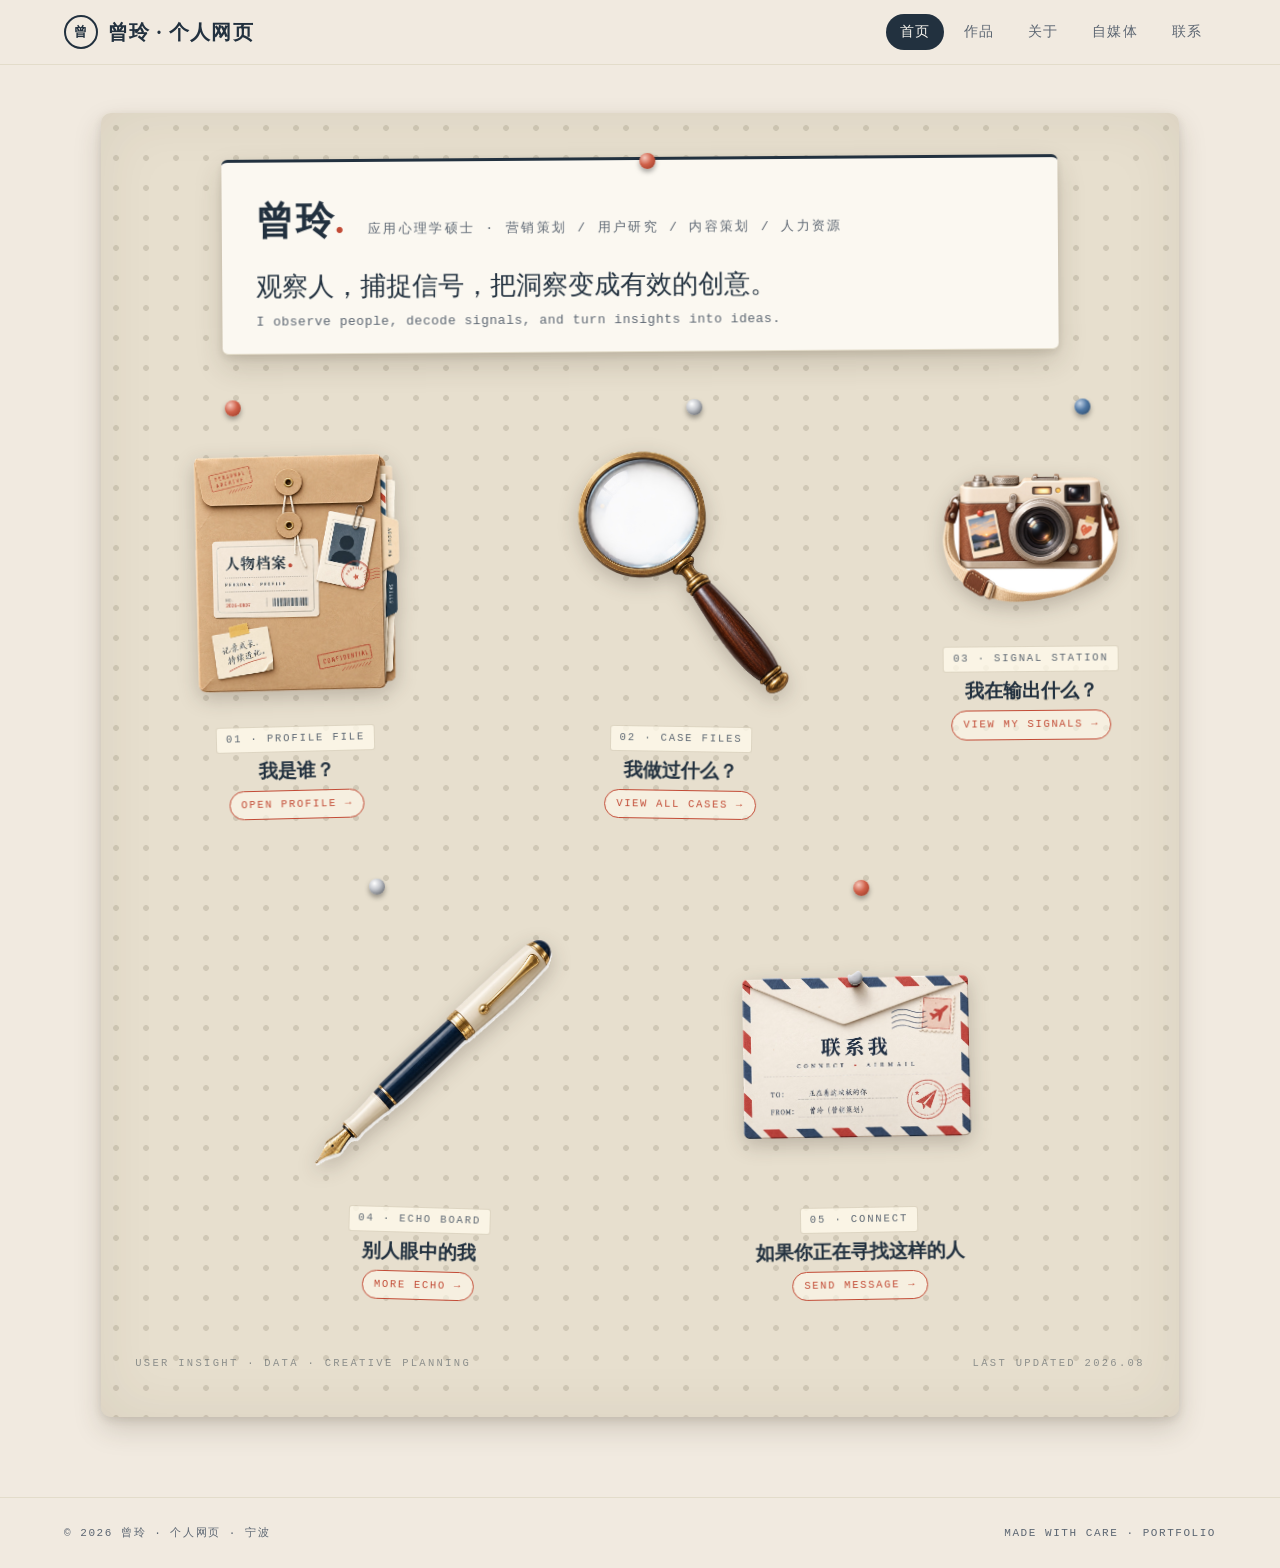
<file: index.html>
<!DOCTYPE html>
<html lang="zh-CN">
<head>
<meta charset="UTF-8">
<meta name="viewport" content="width=device-width, initial-scale=1.0">
<meta http-equiv="Cache-Control" content="no-cache, no-store, must-revalidate">
<meta http-equiv="Pragma" content="no-cache">
<meta http-equiv="Expires" content="0">
<title>曾玲 · 个人网页 | 个人作品集</title>
<meta name="description" content="曾玲的应用心理学硕士 + 营销策划作品集。洞洞板形式：人物档案、作品档案、自媒体信号站、他人评价、联系方式。">
<link rel="stylesheet" href="css/style.css">
<link rel="stylesheet" href="css/home.css?v=20260916">
</head>
<body>

<nav class="nav">
  <a class="nav-brand" href="index.html">
    <span class="monogram">曾</span>
    <span class="text">曾玲 · 个人网页</span>
  </a>
  <div class="nav-links">
    <a href="index.html" class="active">首页</a>
    <a href="works.html">作品</a>
    <a href="about.html">关于</a>
    <a href="media.html">自媒体</a>
    <a href="contact.html">联系</a>
  </div>
</nav>

<div class="board-wrap">
  <div class="board">
    <div class="board-grid">

      <!-- 顶部：一句话定位 + 身份牌 -->
      <header class="item tape">
        <div class="pin red"></div>
        <div class="row">
          <div class="name">曾玲<em>.</em></div>
          <div class="role">应用心理学硕士 · 营销策划 / 用户研究 / 内容策划 / 人力资源</div>
        </div>
        <div class="tagline">观察人，捕捉信号，把洞察变成有效的创意。<br><span class="en">I observe people, decode signals, and turn insights into ideas.</span></div>
      </header>

      <!-- 01 人物档案 · 档案袋 -->
      <a class="item mod m1 clickable" href="about.html">
        <div class="pin red"></div>
        <img class="m-art" src="img/board-folder-cutout.png" alt="人物档案 档案袋">
        <div class="m-tag">
          <span class="m-num">01 · PROFILE FILE</span>
          <h3 class="m-title">我是谁？</h3>
          <span class="m-btn">OPEN PROFILE →</span>
        </div>
      </a>

      <!-- 02 作品档案 · 放大镜 -->
      <a class="item mod m2 clickable" href="works.html">
        <div class="pin"></div>
        <img class="m-art" src="img/board-magnifier-cutout.png" alt="作品档案 放大镜">
        <div class="m-tag">
          <span class="m-num">02 · CASE FILES</span>
          <h3 class="m-title">我做过什么？</h3>
          <span class="m-btn">VIEW ALL CASES →</span>
        </div>
      </a>

      <!-- 03 自媒体 · 相机 -->
      <a class="item mod m3 clickable" href="media.html">
        <div class="pin blue"></div>
        <img class="m-art" src="img/board-camera-cutout.png" alt="自媒体信号站 相机">
        <div class="m-tag">
          <span class="m-num">03 · SIGNAL STATION</span>
          <h3 class="m-title">我在输出什么？</h3>
          <span class="m-btn">VIEW MY SIGNALS →</span>
        </div>
      </a>

      <!-- 04 他人评价 · 钢笔 -->
      <a class="item mod m4 clickable" href="echo.html">
        <div class="pin"></div>
        <img class="m-art" src="img/board-pen-cutout.png" alt="他人评价 钢笔">
        <div class="m-tag">
          <span class="m-num">04 · ECHO BOARD</span>
          <h3 class="m-title">别人眼中的我</h3>
          <span class="m-btn">MORE ECHO →</span>
        </div>
      </a>

      <!-- 05 联系方式 · 信封 -->
      <a class="item mod m5 clickable" href="contact.html">
        <div class="pin red"></div>
        <img class="m-art" src="img/board-envelope-cutout.png" alt="联系方式 航空信封">
        <div class="m-tag">
          <span class="m-num">05 · CONNECT</span>
          <h3 class="m-title">如果你正在寻找这样的人</h3>
          <span class="m-btn">SEND MESSAGE →</span>
        </div>
      </a>

    </div>

    <div class="board-foot">
      <span>USER INSIGHT · DATA · CREATIVE PLANNING</span>
      <span>LAST UPDATED 2026.08</span>
    </div>
  </div>
</div>

<footer class="footer">
  <span>© 2026 曾玲 · 个人网页 · 宁波</span>
  <span>MADE WITH CARE · PORTFOLIO</span>
</footer>

<!-- ============ 可视化编辑模式（?edit=1 开启） ============ -->
<div class="edit-bar" id="editBar" hidden>
  <span class="eb-tip">拖拽挂件摆位置 · ⌘/Ctrl+滚轮 改大小 · Shift+滚轮 旋转 · 双击文字改内容 · 拖完可点挂件试跳转</span>
  <button id="ebReset" class="eb-btn">重置</button>
  <button id="ebExport" class="eb-btn">导出 HTML</button>
  <button id="ebDone" class="eb-btn eb-primary">完成编辑</button>
</div>

<script>
(function () {
  var params = new URLSearchParams(location.search);
  if (!params.has('edit')) return;

  var KEY = 'pegboard-layout-v1';
  var board = document.querySelector('.board');
  var grid = document.querySelector('.board-grid');
  var bar = document.getElementById('editBar');
  var items = Array.prototype.slice.call(grid.children); // tape + 5 mods
  bar.hidden = false;
  document.body.classList.add('editing');

  // 网格流 → 绝对定位：保持各挂件「原本的自然位置与宽度」作为编辑起点
  // 注意：必须先一次性量完所有挂件，再统一改成绝对定位。
  // 否则改一个、量一个——前一个刚脱离流，后面的就往上跳，最终全叠在顶部。
  function freeze() {
    var gRect = grid.getBoundingClientRect();
    var snap = items.map(function (el) {
      var r = el.getBoundingClientRect();
      return {
        el: el,
        left: r.left - gRect.left,
        top: r.top - gRect.top,
        width: r.width,
        // 把 CSS 里设计的倾角读出来写成行内，避免被 0deg 抹平，也方便滚轮调
        rot: (getComputedStyle(el).getPropertyValue('--r') || '').trim() || '0deg'
      };
    });
    snap.forEach(function (s) {
      s.el.style.position = 'absolute';
      s.el.style.margin = '0';
      // 关键：CSS Grid 下，绝对定位子元素若仍带 grid-column，
      // 它的定位基准是「自己那一格的区域」而不是整个板面，left 会被叠加两次。
      // 清掉网格定位，让基准回到板面左上角。
      s.el.style.gridArea = 'auto';
      s.el.style.width = s.width + 'px';
      s.el.style.left = s.left + 'px';
      s.el.style.top = s.top + 'px';
      s.el.style.setProperty('--r', s.rot);
    });
    fitBoard();
  }

  // 挂件改成绝对定位后板子会塌，按最低的挂件把板面撑开
  function fitBoard() {
    var bottom = 0;
    items.forEach(function (el) {
      var b = parseFloat(el.style.top || 0) + el.offsetHeight;
      if (b > bottom) bottom = b;
    });
    grid.style.minHeight = (bottom + 60) + 'px';
  }

  function save() {
    var data = {};
    items.forEach(function (el, i) {
      data[i] = {
        left: el.style.left, top: el.style.top, width: el.style.width,
        rot: el.style.getPropertyValue('--r') || '',
        html: el.innerHTML
      };
    });
    try { localStorage.setItem(KEY, JSON.stringify(data)); } catch (e) {}
  }

  function restore() {
    var raw;
    try { raw = localStorage.getItem(KEY); } catch (e) { return; }
    if (!raw) return;
    var data = JSON.parse(raw);
    items.forEach(function (el, i) {
      if (!data[i]) return;
      el.style.left = data[i].left;
      el.style.top = data[i].top;
      el.style.width = data[i].width;
      if (data[i].rot) el.style.setProperty('--r', data[i].rot);
      if (data[i].html) el.innerHTML = data[i].html;
    });
  }

  function makeDraggable(el) {
    var dragging = false, moved = false, sx = 0, sy = 0, ox = 0, oy = 0;
    el.addEventListener('pointerdown', function (e) {
      if (e.button !== 0) return;            // 只响应左键
      if (e.target.isContentEditable) return; // 正在改文字时让位
      dragging = true; moved = false;
      sx = e.clientX; sy = e.clientY;
      ox = parseFloat(el.style.left) || 0; oy = parseFloat(el.style.top) || 0;
      try { el.setPointerCapture(e.pointerId); } catch (err) {}
      el.classList.add('dragging');
      el.classList.add('on-top');
    });
    el.addEventListener('pointermove', function (e) {
      if (!dragging) return;
      var dx = e.clientX - sx, dy = e.clientY - sy;
      if (Math.abs(dx) + Math.abs(dy) > 3) moved = true;
      el.style.left = (ox + dx) + 'px';
      el.style.top = (oy + dy) + 'px';
    });
    el.addEventListener('pointerup', function () {
      if (!dragging) return;
      dragging = false;
      el.classList.remove('dragging');
      // 释放后保持在上层一段时间（z-index 50），方便接着双击改字或调整
      setTimeout(function () { el.classList.remove('on-top'); }, 600);
      if (moved) fitBoard();
      save();
    });
    // 编辑模式下不跳转（这是布局工具，点「完成编辑」再正常浏览）；
    // 拖动过就阻止事件冒泡。
    el.addEventListener('click', function (e) {
      if (document.body.classList.contains('editing')) {
        e.preventDefault();
        if (moved) { e.stopPropagation(); moved = false; }
      }
    }, true);
    // 双击改文字
    el.addEventListener('dblclick', function (e) {
      var t = e.target.closest('.m-title, .m-num, .name, .role, .tagline');
      if (!t) return;
      t.setAttribute('contenteditable', 'true');
      t.focus();
      var sel = window.getSelection(), range = document.createRange();
      range.selectNodeContents(t); sel.removeAllRanges(); sel.addRange(range);
    });
    el.addEventListener('blur', function (e) {
      if (e.target.isContentEditable) { e.target.removeAttribute('contenteditable'); save(); }
    }, true);
    // Ctrl/⌘ + 滚轮 = 改宽度；Shift + 滚轮 = 改旋转角度
    el.addEventListener('wheel', function (e) {
      if (e.shiftKey) {
        e.preventDefault();
        var cur = parseFloat(el.style.getPropertyValue('--r')) || 0;
        var next = Math.max(-14, Math.min(14, cur + (e.deltaY < 0 ? 0.6 : -0.6)));
        el.style.setProperty('--r', next.toFixed(1) + 'deg');
        save();
        return;
      }
      if (!(e.ctrlKey || e.metaKey)) return;
      e.preventDefault();
      var w = parseFloat(el.style.width);
      el.style.width = Math.max(120, w + (e.deltaY < 0 ? 14 : -14)) + 'px';
      fitBoard();
      save();
    }, { passive: false });
  }

  freeze();
  restore();
  fitBoard();
  items.forEach(makeDraggable);
  window.addEventListener('resize', fitBoard);
  // 图片是异步加载的，加载完高度会变，必须重新撑一次板面
  window.addEventListener('load', fitBoard);
  items.forEach(function (el) {
    Array.prototype.forEach.call(el.querySelectorAll('img'), function (img) {
      if (!img.complete) img.addEventListener('load', fitBoard);
    });
  });

  document.getElementById('ebReset').onclick = function () {
    try { localStorage.removeItem(KEY); } catch (e) {}
    location.reload();
  };
  document.getElementById('ebDone').onclick = function () {
    document.body.classList.remove('editing');
    bar.hidden = true;
    save();
  };
  document.getElementById('ebExport').onclick = function () {
    save();
    var clone = document.documentElement.outerHTML;
    var blob = new Blob([clone], { type: 'text/html' });
    var a = document.createElement('a');
    a.href = URL.createObjectURL(blob);
    a.download = 'index-edited.html';
    a.click();
  };
  window.addEventListener('beforeunload', save);
})();
</script>

</body>
</html>
</file>
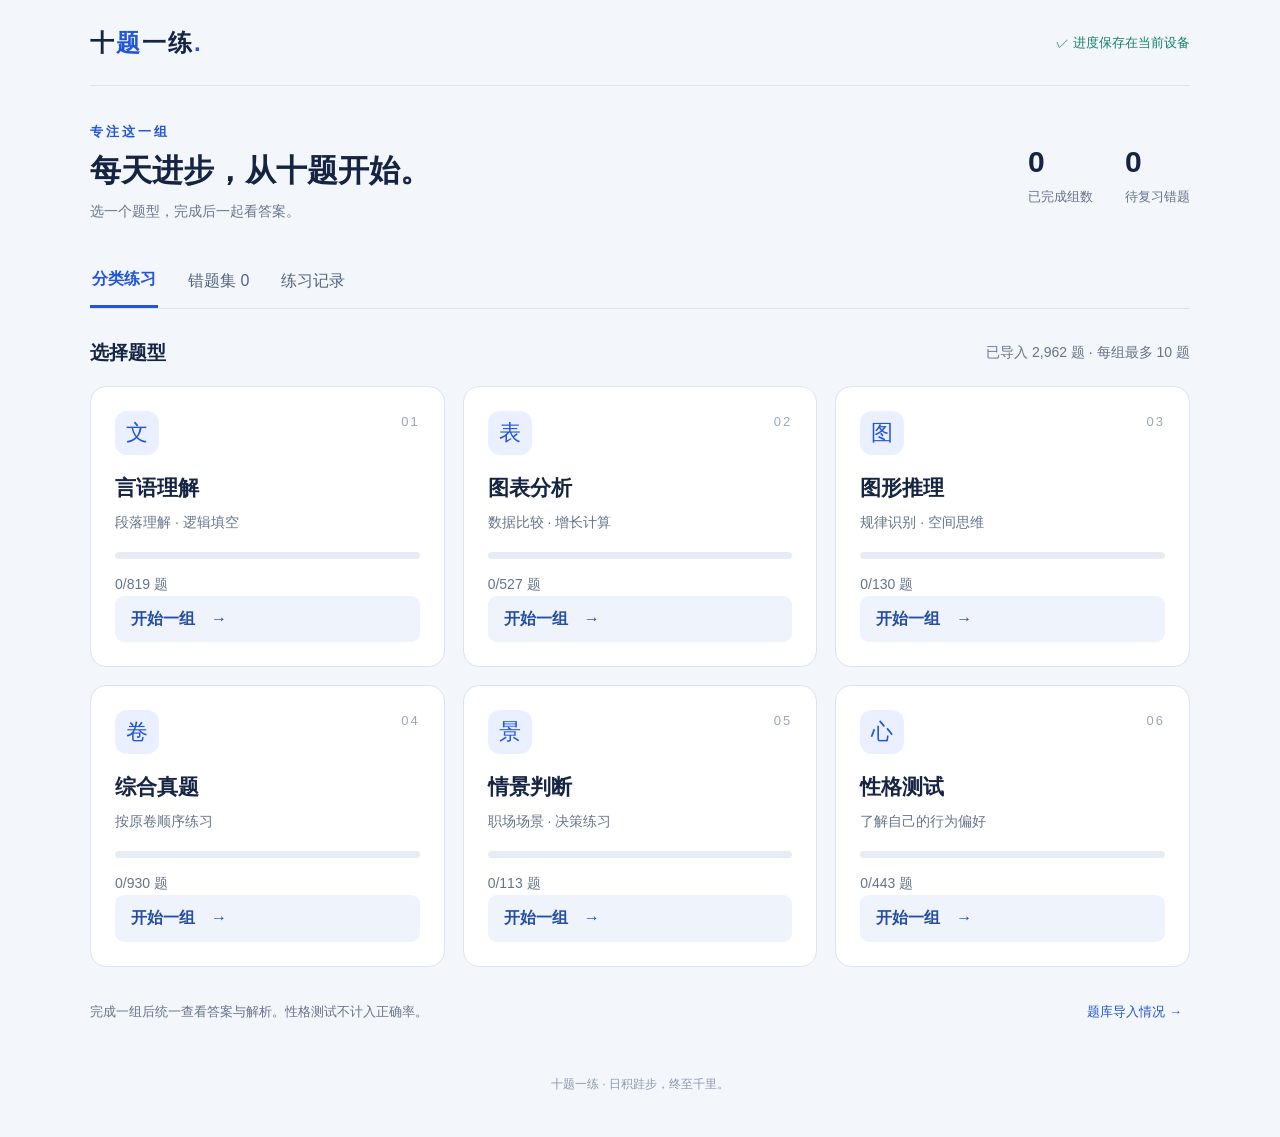
<file: quiz/index.html>
<!doctype html>
<html lang="zh-CN">
<head>
  <meta charset="UTF-8">
  <meta name="viewport" content="width=device-width,initial-scale=1,viewport-fit=cover">
  <meta name="theme-color" content="#18305c">
  <meta name="description" content="网申测评分类练习、错题复习与进度记录">
  <title>十题一练 · 网申测评</title>
  <link rel="stylesheet" href="style.css?v=4">
</head>
<body>
  <main id="app"><div class="loading">正在读取题库…</div></main>
  <dialog id="dialog"><button class="dialog-close" aria-label="关闭">×</button><div id="dialog-body"></div></dialog>
  <script type="module" src="app.js?v=4"></script>
</body>
</html>
</file>
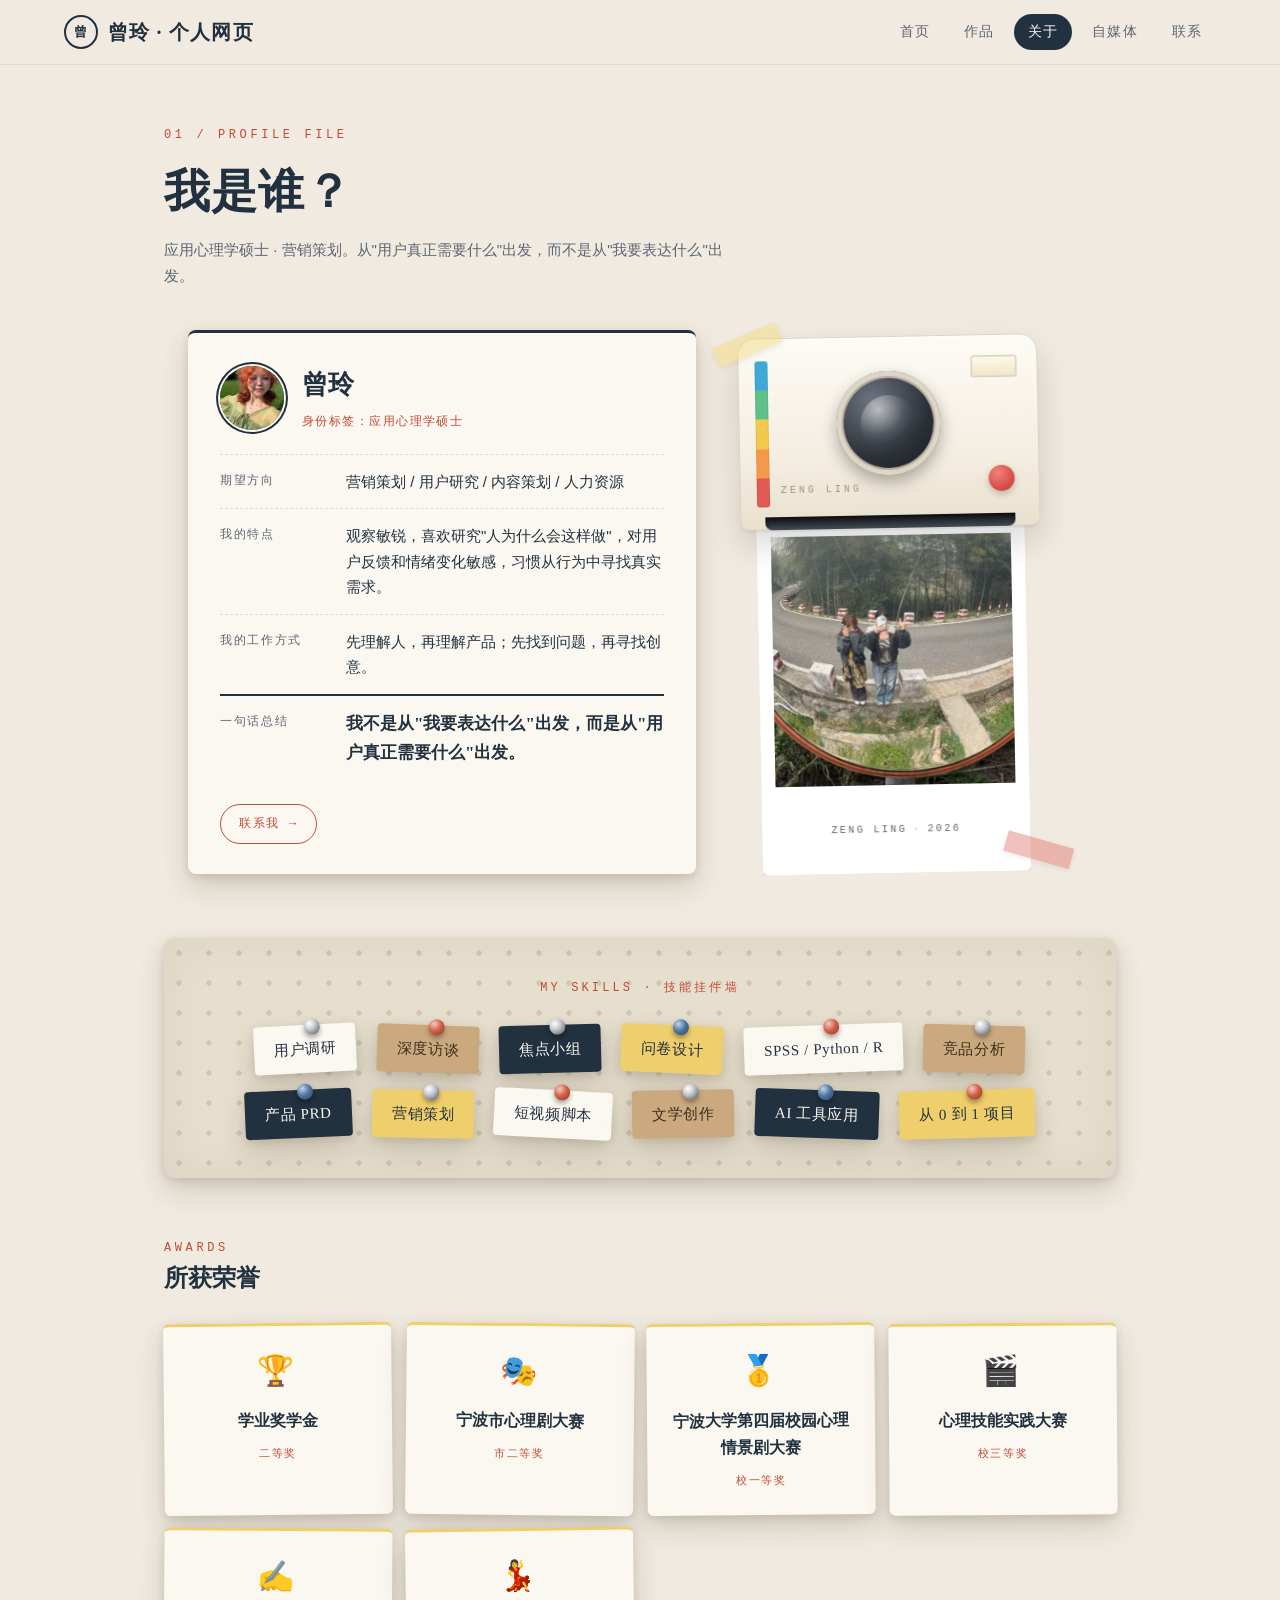
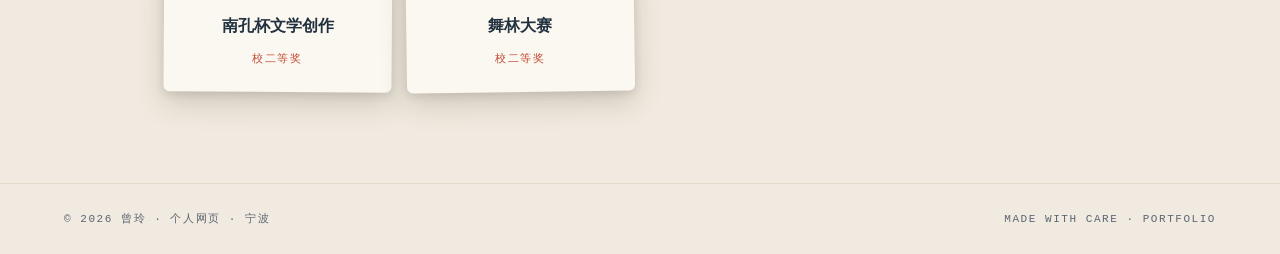
<file: about.html>
<!DOCTYPE html>
<html lang="zh-CN">
<head>
<meta charset="UTF-8">
<meta name="viewport" content="width=device-width, initial-scale=1.0">
<title>关于我 | 曾玲 · 个人网页</title>
<link rel="stylesheet" href="css/style.css?v=20260916">
</head>
<body>

<nav class="nav">
  <a class="nav-brand" href="index.html">
    <span class="monogram">曾</span>
    <span class="text">曾玲 · 个人网页</span>
  </a>
  <div class="nav-links">
    <a href="index.html">首页</a>
    <a href="works.html">作品</a>
    <a href="about.html" class="active">关于</a>
    <a href="media.html">自媒体</a>
    <a href="contact.html">联系</a>
  </div>
</nav>

<main class="page">
  <div class="page-head">
    <div class="kicker">01 / PROFILE FILE</div>
    <h1>我是谁？</h1>
    <p class="sub">应用心理学硕士 · 营销策划。从"用户真正需要什么"出发，而不是从"我要表达什么"出发。</p>
  </div>

  <div class="pc-wrap">
    <div class="profile-card">
      <div class="pc-head">
        <div class="pc-avatar">
          <img src="img/avatar-zeng.jpg?v=20260905b" alt="曾玲头像">
        </div>
        <div>
          <h2>曾玲</h2>
          <div class="pc-tag">身份标签：应用心理学硕士</div>
        </div>
      </div>
      <div class="pc-block">
        <div class="pc-k">期望方向</div>
        <div class="pc-v">营销策划 / 用户研究 / 内容策划 / 人力资源</div>
      </div>
      <div class="pc-block">
        <div class="pc-k">我的特点</div>
        <div class="pc-v">观察敏锐，喜欢研究"人为什么会这样做"，对用户反馈和情绪变化敏感，习惯从行为中寻找真实需求。</div>
      </div>
      <div class="pc-block">
        <div class="pc-k">我的工作方式</div>
        <div class="pc-v">先理解人，再理解产品；先找到问题，再寻找创意。</div>
      </div>
      <div class="pc-block summary">
        <div class="pc-k">一句话总结</div>
        <div class="pc-v">我不是从"我要表达什么"出发，而是从"用户真正需要什么"出发。</div>
      </div>
      <a class="pc-btn" href="contact.html">联系我 →</a>
    </div>

    <!-- 拍立得 · 正在出片 -->
    <aside class="pm-stage" aria-label="曾玲 · 拍立得相片">
      <div class="pm-machine">
        <div class="pm-flashburst" id="pmFlash"></div>

        <div class="pm-rainbow"></div>
        <div class="pm-flash"></div>
        <div class="pm-lens"><div class="pm-lens-inner"></div></div>
        <div class="pm-shutter"></div>
        <div class="pm-brand">ZENG&nbsp;LING</div>
        <div class="pm-slot"></div>
      </div>

      <div class="pm-out">
        <div class="pm-sheet" id="pmSheet">
          <div class="pm-photo" id="photoFrame">
            <img class="ef-img" src="img/photos/p01.jpg" alt="曾玲 · 照片 01" data-i="0">
            <img class="ef-img" src="img/photos/p02.jpg" alt="" data-i="1">
            <img class="ef-img" src="img/photos/p03.jpg" alt="" data-i="2">
            <img class="ef-img" src="img/photos/p04.jpg" alt="" data-i="3">
            <img class="ef-img" src="img/photos/p05.jpg" alt="" data-i="4">
            <img class="ef-img" src="img/photos/p06.jpg" alt="" data-i="5">
            <img class="ef-img" src="img/photos/p07.jpg" alt="" data-i="6">
            <img class="ef-img" src="img/photos/p08.jpg" alt="" data-i="7">
            <img class="ef-img" src="img/photos/p09.jpg" alt="" data-i="8">
            <img class="ef-img" src="img/photos/p10.jpg" alt="" data-i="9">
            <span class="ef-cap" id="efCap">PHOTO 01 / 10</span>
          </div>
          <div class="pm-foot">
            <span>ZENG LING</span><span class="pm-dot">·</span><span>2026</span>
          </div>
        </div>
      </div>

      <div class="pm-tape pm-tape-tl"></div>
      <div class="pm-tape pm-tape-br"></div>
    </aside>
  </div>

  <!-- 技能洞洞墙 -->
  <section class="skills-wall" id="skills">
    <div class="head">MY SKILLS · 技能挂件墙</div>
    <div class="skills-row">
      <div class="skill-tag" style="--r:-3deg"><div class="pin"></div>用户调研</div>
      <div class="skill-tag kraft" style="--r:2deg"><div class="pin red"></div>深度访谈</div>
      <div class="skill-tag dark" style="--r:-1.5deg"><div class="pin"></div>焦点小组</div>
      <div class="skill-tag yellow" style="--r:2.5deg"><div class="pin blue"></div>问卷设计</div>
      <div class="skill-tag" style="--r:-2deg"><div class="pin red"></div>SPSS / Python / R</div>
      <div class="skill-tag kraft" style="--r:1.5deg"><div class="pin"></div>竞品分析</div>
      <div class="skill-tag dark" style="--r:-2.5deg"><div class="pin blue"></div>产品 PRD</div>
      <div class="skill-tag yellow" style="--r:1deg"><div class="pin"></div>营销策划</div>
      <div class="skill-tag" style="--r:3deg"><div class="pin red"></div>短视频脚本</div>
      <div class="skill-tag kraft" style="--r:-1deg"><div class="pin"></div>文学创作</div>
      <div class="skill-tag dark" style="--r:2deg"><div class="pin blue"></div>AI 工具应用</div>
      <div class="skill-tag yellow" style="--r:-1.5deg"><div class="pin red"></div>从 0 到 1 项目</div>
    </div>
  </section>

  <!-- 荣誉 -->
  <section class="awards-section" style="margin-top:60px;">
    <div class="page-head" style="margin-bottom:24px;">
      <div class="kicker">AWARDS</div>
      <h2 style="font-size:24px;">所获荣誉</h2>
    </div>
    <div style="display:grid;grid-template-columns:repeat(auto-fit,minmax(220px,1fr));gap:14px;">
      <div class="award-card" style="--r:-.6deg"><span class="badge-mark">🏆</span><b>学业奖学金</b><span>二等奖</span></div>
      <div class="award-card" style="--r:.6deg"><span class="badge-mark">🎭</span><b>宁波市心理剧大赛</b><span>市二等奖</span></div>
      <div class="award-card" style="--r:-.5deg"><span class="badge-mark">🥇</span><b>宁波大学第四届校园心理情景剧大赛</b><span>校一等奖</span></div>
      <div class="award-card" style="--r:-.4deg"><span class="badge-mark">🎬</span><b>心理技能实践大赛</b><span>校三等奖</span></div>
      <div class="award-card" style="--r:.4deg"><span class="badge-mark">✍️</span><b>南孔杯文学创作</b><span>校二等奖</span></div>
      <div class="award-card" style="--r:-.8deg"><span class="badge-mark">💃</span><b>舞林大赛</b><span>校二等奖</span></div>
    </div>
  </section>
</main>

<style>
.pc-wrap {
  display: grid;
  grid-template-columns: minmax(460px, 1fr) 360px;
  gap: 36px;
  align-items: start;
  justify-content: center;
  margin-bottom: 60px;
  max-width: 1180px;
  margin-left: auto;
  margin-right: auto;
  padding: 0 24px;
}
.profile-card {
  background: var(--paper);
  border-radius: 8px;
  box-shadow: var(--shadow);
  padding: 30px 32px;
  border-top: 3px solid var(--ink);
}
.pc-head { display: flex; align-items: center; gap: 18px; margin-bottom: 22px; }
.pc-avatar {
  width: 64px; height: 64px; border-radius: 50%;
  background: var(--ink); color: var(--paper);
  display: flex; align-items: center; justify-content: center;
  font-family: var(--serif); font-size: 30px; flex: none;
  overflow: hidden;
  box-shadow: 0 0 0 2px var(--paper), 0 0 0 4px var(--ink);
}
.pc-avatar img {
  width: 100%; height: 100%;
  display: block;
  object-fit: cover;
  object-position: 50% 45%;
}
.pc-head h2 { font-family: var(--serif); font-size: 26px; margin: 0 0 4px; }
.pc-tag { font-family: var(--mono); font-size: 12px; letter-spacing: .12em; color: var(--red); }
.pc-block { display: flex; gap: 16px; padding: 14px 0; border-top: 1px dashed var(--paper-edge); }
.pc-k {
  flex: none; width: 110px;
  font-family: var(--mono); font-size: 12px; letter-spacing: .14em;
  color: var(--ink-soft); padding-top: 2px;
}
.pc-v { font-size: 15px; line-height: 1.7; color: var(--ink); }
.pc-block.summary { border-top: 2px solid var(--ink); }
.pc-block.summary .pc-v { font-family: var(--serif); font-size: 17px; font-weight: 600; }
.pc-btn {
  display: inline-block; margin-top: 22px;
  font-family: var(--mono); font-size: 12px; letter-spacing: .14em;
  color: var(--red); border: 1.5px solid var(--red); border-radius: 99px;
  padding: 9px 18px; text-decoration: none;
  transition: background .18s ease, color .18s ease;
}
.pc-btn:hover { background: var(--red); color: var(--paper); }

/* ============ 拍立得 · 正在出片 ============ */
.pm-stage {
  position: relative;
  width: 320px;
  display: flex;
  flex-direction: column;
  align-items: center;
  transform: rotate(-1.1deg);
  padding-top: 6px;
}

/* —— 机身 —— */
.pm-machine {
  position: relative;
  width: 300px;
  height: 192px;
  flex: none;
  background: linear-gradient(180deg, #fdfbf6 0%, #f4eee2 62%, #e9e0ce 100%);
  border: 1px solid #ded4c1;
  border-radius: 18px 18px 9px 9px;
  box-shadow:
    0 2px 0 rgba(0,0,0,.05),
    0 16px 32px rgba(0,0,0,.15),
    inset 0 1px 0 rgba(255,255,255,.9);
  z-index: 3;
}
/* 经典彩虹条 */
.pm-rainbow {
  position: absolute;
  left: 16px; top: 22px; bottom: 22px;
  width: 13px;
  border-radius: 3px;
  background: linear-gradient(180deg,
    #3fa9d6 0 20%, #5fc08a 20% 40%, #f2c94c 40% 60%,
    #f2994a 60% 80%, #e05a52 80% 100%);
  box-shadow: inset 0 0 0 1px rgba(0,0,0,.06);
}
/* 闪光灯 */
.pm-flash {
  position: absolute;
  right: 20px; top: 20px;
  width: 46px; height: 22px;
  border-radius: 3px;
  background: linear-gradient(180deg, #fffbe9, #efe4c6);
  box-shadow: inset 0 0 0 1.5px #d8d0be;
}
/* 镜头 */
.pm-lens {
  position: absolute;
  left: 50%; top: 45%;
  transform: translate(-50%, -50%);
  width: 104px; height: 104px;
  border-radius: 50%;
  background: radial-gradient(circle at 34% 28%, #6d7480, #2c3138 56%, #12151a 100%);
  box-shadow:
    0 7px 16px rgba(0,0,0,.3),
    inset 0 0 0 5px #ddd6c7,
    inset 0 0 0 7px #b5ada0;
}
.pm-lens-inner {
  position: absolute;
  inset: 24px;
  border-radius: 50%;
  background: radial-gradient(circle at 32% 26%, rgba(255,255,255,.55), rgba(255,255,255,.07) 44%, transparent 62%);
}
/* 快门 */
.pm-shutter {
  position: absolute;
  right: 24px; bottom: 34px;
  width: 26px; height: 26px;
  border-radius: 50%;
  background: radial-gradient(circle at 36% 30%, #f2807a, #c5322a);
  box-shadow: 0 3px 7px rgba(0,0,0,.22);
}
.pm-brand {
  position: absolute;
  left: 40px; bottom: 30px;
  font-family: var(--mono);
  font-size: 10px;
  letter-spacing: .3em;
  color: #9c9484;
}
/* 出片口 */
.pm-slot {
  position: absolute;
  left: 24px; right: 24px; bottom: -1px;
  height: 13px;
  border-radius: 0 0 7px 7px;
  background: linear-gradient(180deg, #191c21 0%, #343a42 70%, #4a515a 100%);
  box-shadow: inset 0 3px 6px rgba(0,0,0,.6);
  z-index: 4;
}
/* 闪光 + 机身抖动 */
.pm-flashburst {
  position: absolute;
  inset: 0;
  border-radius: 18px;
  background: #fff;
  opacity: 0;
  pointer-events: none;
  z-index: 5;
}
.pm-flashburst.on { animation: pmBurst .5s ease-out; }
@keyframes pmBurst {
  0%   { opacity: .92; }
  22%  { opacity: .55; }
  100% { opacity: 0; }
}
.pm-machine.shot { animation: pmShot .3s ease-out; }
@keyframes pmShot {
  0%   { transform: translateY(0); }
  28%  { transform: translateY(2px); }
  60%  { transform: translateY(-1px); }
  100% { transform: translateY(0); }
}

/* —— 出片区（遮罩，相纸从这里冒出来） —— */
.pm-out {
  position: relative;
  width: 268px;
  height: 352px;
  margin-top: -7px;          /* 塞进机身一点点，藏住缝隙 */
  overflow: hidden;
  z-index: 1;
}
.pm-sheet {
  position: absolute;
  left: 0; top: 0;
  width: 100%;
  background: #fff;
  padding: 14px 14px 0;
  border-radius: 2px 2px 5px 5px;
  box-shadow: 0 12px 30px rgba(0,0,0,.18);
  transform: translateY(-101%);
  will-change: transform;
}
.pm-photo {
  width: 100%;
  height: 250px;
  background: #15171b;
  overflow: hidden;
  position: relative;
  border-radius: 1px;
}
.ef-img {
  position: absolute;
  inset: 0;
  width: 100%;
  height: 100%;
  object-fit: cover;
  opacity: 0;
  transition: opacity .9s ease-in-out;
  will-change: opacity;
}
.ef-img[data-i="0"] { opacity: 1; }   /* 第一张直接显示 */
.ef-cap {
  position: absolute;
  bottom: 12px;
  left: 50%;
  transform: translateX(-50%);
  font-family: var(--mono);
  font-size: 10px;
  letter-spacing: .26em;
  color: var(--paper);
  background: rgba(0,0,0,.45);
  padding: 4px 10px;
  border-radius: 99px;
  z-index: 4;
  opacity: 0;
  transition: opacity .4s ease;
  white-space: nowrap;
  pointer-events: none;
}
.pm-photo:hover .ef-cap { opacity: 1; }
/* 相纸底部留白 */
.pm-foot {
  display: flex;
  align-items: center;
  justify-content: center;
  gap: 6px;
  height: 88px;
  font-family: var(--mono);
  font-size: 10px;
  letter-spacing: .24em;
  color: #6c6559;
}
.pm-dot { opacity: .5; }

/* 胶带 */
.pm-tape {
  position: absolute;
  width: 68px; height: 21px;
  background: rgba(244, 220, 130, .5);
  box-shadow: 0 2px 6px rgba(0,0,0,.08);
  z-index: 6;
}
.pm-tape-tl { top: 2px; left: -14px; transform: rotate(-22deg); }
.pm-tape-br { bottom: 10px; right: -16px; transform: rotate(17deg); background: rgba(220, 100, 90, .4); }

@media (prefers-reduced-motion: reduce) {
  .pm-sheet { transform: translateY(0) !important; }
  .pm-flashburst, .pm-machine.shot { animation: none !important; }
}

.award-card {
  background: var(--paper);
  border-radius: 6px;
  box-shadow: var(--shadow);
  padding: 22px 20px;
  transform: rotate(var(--r, 0deg));
  transition: transform .25s;
  text-align: center;
  border-top: 3px solid var(--yellow);
}
.award-card:hover { transform: translateY(-4px) rotate(0deg); }
.award-card .badge-mark { font-size: 30px; display: block; margin-bottom: 8px; }
.award-card b { display: block; font-family: var(--serif); font-size: 16px; margin-bottom: 4px; }
.award-card span { font-family: var(--mono); font-size: 11px; letter-spacing: .14em; color: var(--red); }

/* 中等宽度：相框在下方 */
@media (max-width: 1100px) {
  .pc-wrap { grid-template-columns: 1fr; gap: 32px; max-width: 720px; }
  .pm-stage { width: 100%; }
}
@media (max-width: 560px) {
  .pc-wrap { padding: 0 16px; }
  .profile-card { padding: 22px 18px; }
  .pc-head { gap: 12px; }
  .pc-k { width: 80px; font-size: 11px; }
}
/* 超窄屏整体缩一点 */
@media (max-width: 360px) {
  .pm-stage { transform: rotate(-1.1deg) scale(.86); transform-origin: top center; }
}
</style>

<script>
(function () {
  // 拍立得 · 循环「吐出 → 停留 → 收回 → 换下一张」
  var sheet = document.getElementById('pmSheet');
  var imgs  = [].slice.call(document.querySelectorAll('#photoFrame .ef-img'));
  var cap   = document.getElementById('efCap');
  var mach  = document.querySelector('.pm-machine');
  var burst = document.getElementById('pmFlash');
  if (!sheet || !imgs.length) return;

  var n = imgs.length, i = 0, started = false;

  var OUT  = 1500;   // 吐出
  var HOLD = 3200;   // 停留展示
  var BACK = 1100;   // 收回
  var GAP  = 900;    // 收回后间隙（此时换片 + 闪光）

  function pad(v) { return String(v).padStart(2, '0'); }

  function setPhoto(k) {
    for (var x = 0; x < n; x++) imgs[x].style.opacity = (x === k) ? '1' : '0';
    if (cap) cap.textContent = 'PHOTO ' + pad(k + 1) + ' / ' + pad(n);
  }

  function eject() {
    setPhoto(i);
    sheet.style.transition = 'transform ' + OUT + 'ms cubic-bezier(.18,.9,.28,1.03)';
    sheet.style.transform  = 'translateY(0)';
    setTimeout(retract, OUT + HOLD);
  }

  function retract() {
    sheet.style.transition = 'transform ' + BACK + 'ms cubic-bezier(.55,0,.85,.35)';
    sheet.style.transform  = 'translateY(-101%)';
    setTimeout(function () {
      i = (i + 1) % n;
      fire();
      setTimeout(eject, 320);
    }, BACK + GAP);
  }

  // 换片瞬间：闪光灯亮一下 + 机身轻抖
  function fire() {
    if (burst) { burst.classList.remove('on'); void burst.offsetWidth; burst.classList.add('on'); }
    if (mach)  { mach.classList.remove('shot'); void mach.offsetWidth; mach.classList.add('shot'); }
  }

  // 等所有照片加载完再开演，避免吐出来是空白
  var left = n;
  imgs.forEach(function (im) {
    function done() { if (--left <= 0 && !started) { started = true; eject(); } }
    if (im.complete) done();
    else { im.addEventListener('load', done); im.addEventListener('error', done); }
  });
  // 兜底：网络再慢 8 秒也开演
  setTimeout(function () { if (!started) { started = true; eject(); } }, 8000);
})();
</script>

<footer class="footer">
  <span>© 2026 曾玲 · 个人网页 · 宁波</span>
  <span>MADE WITH CARE · PORTFOLIO</span>
</footer>

</body>
</html>
</file>
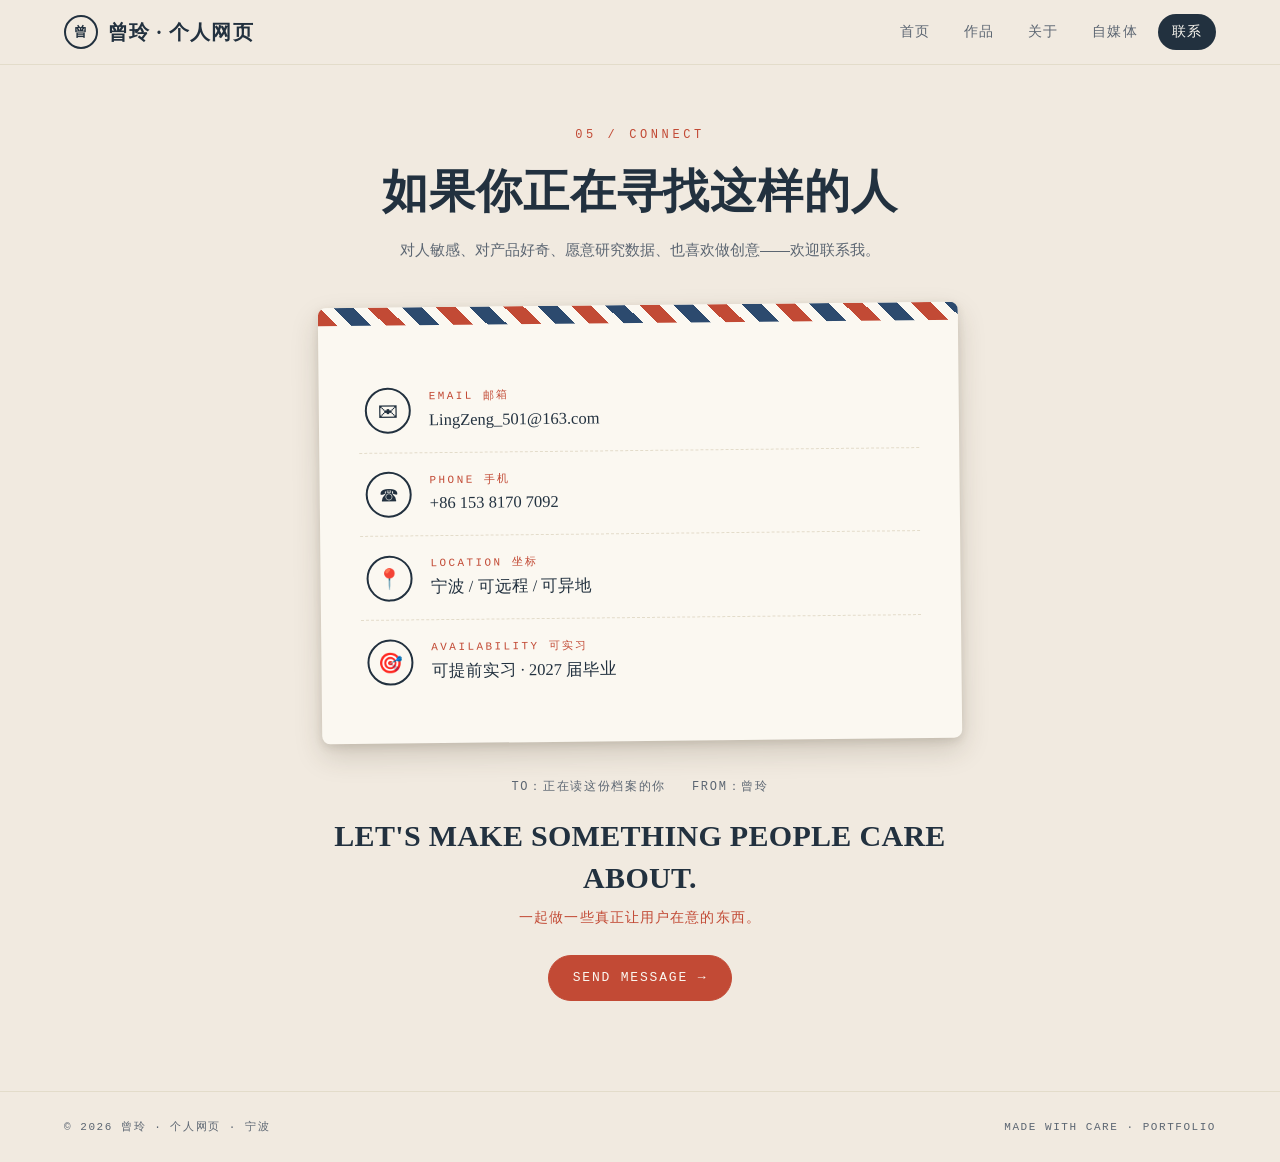
<file: contact.html>
<!DOCTYPE html>
<html lang="zh-CN">
<head>
<meta charset="UTF-8">
<meta name="viewport" content="width=device-width, initial-scale=1.0">
<title>联系我 | 曾玲 · 个人网页</title>
<link rel="stylesheet" href="css/style.css?v=20260916">
</head>
<body>

<nav class="nav">
  <a class="nav-brand" href="index.html">
    <span class="monogram">曾</span>
    <span class="text">曾玲 · 个人网页</span>
  </a>
  <div class="nav-links">
    <a href="index.html">首页</a>
    <a href="works.html">作品</a>
    <a href="about.html">关于</a>
    <a href="media.html">自媒体</a>
    <a href="contact.html" class="active">联系</a>
  </div>
</nav>

<main class="page">
  <div class="page-head" style="text-align:center;">
    <div class="kicker">05 / CONNECT</div>
    <h1>如果你正在寻找这样的人</h1>
    <p class="sub" style="margin:0 auto;">对人敏感、对产品好奇、愿意研究数据、也喜欢做创意——欢迎联系我。</p>
  </div>

  <div class="contact-wrap">
    <div class="big-envelope">
      <div class="stripes"></div>
      <div class="inner">
        <div class="contact-row">
          <div class="icon">✉</div>
          <div>
            <div class="k">Email 邮箱</div>
            <a class="v" href="mailto:LingZeng_501@163.com">LingZeng_501@163.com</a>
          </div>
        </div>
        <div class="contact-row">
          <div class="icon">☎</div>
          <div>
            <div class="k">Phone 手机</div>
            <a class="v" href="tel:+8615381707092">+86 153 8170 7092</a>
          </div>
        </div>
        <div class="contact-row">
          <div class="icon">📍</div>
          <div>
            <div class="k">Location 坐标</div>
            <div class="v">宁波 / 可远程 / 可异地</div>
          </div>
        </div>
        <div class="contact-row">
          <div class="icon">🎯</div>
          <div>
            <div class="k">Availability 可实习</div>
            <div class="v">可提前实习 · 2027 届毕业</div>
          </div>
        </div>
      </div>
    </div>

    <div class="connect-outro">
      <div class="tofrom"><span>TO：正在读这份档案的你</span><span>FROM：曾玲</span></div>
      <div class="big-line">LET'S MAKE SOMETHING PEOPLE CARE ABOUT.</div>
      <div class="big-line-cn">一起做一些真正让用户在意的东西。</div>
      <a class="send-btn" href="mailto:LingZeng_501@163.com">SEND MESSAGE →</a>
    </div>
  </div>
</main>

<style>
.connect-outro { text-align: center; margin-top: 30px; }
.tofrom {
  display: inline-flex; gap: 26px; flex-wrap: wrap; justify-content: center;
  font-family: var(--mono); font-size: 12px; letter-spacing: .14em;
  color: var(--ink-soft); margin-bottom: 18px;
}
.big-line {
  font-family: var(--serif); font-weight: 700;
  font-size: clamp(20px, 3.4vw, 30px); line-height: 1.4;
  color: var(--ink); letter-spacing: .01em;
}
.big-line-cn {
  font-family: var(--mono); font-size: 14px; letter-spacing: .08em;
  color: var(--red); margin-top: 8px;
}
.send-btn {
  display: inline-block; margin-top: 24px;
  font-family: var(--mono); font-size: 13px; letter-spacing: .14em;
  color: var(--paper); background: var(--red);
  border: 1.5px solid var(--red); border-radius: 99px;
  padding: 11px 24px; text-decoration: none;
  transition: background .18s ease, color .18s ease;
}
.send-btn:hover { background: transparent; color: var(--red); }
</style>

<footer class="footer">
  <span>© 2026 曾玲 · 个人网页 · 宁波</span>
  <span>MADE WITH CARE · PORTFOLIO</span>
</footer>

</body>
</html>
</file>
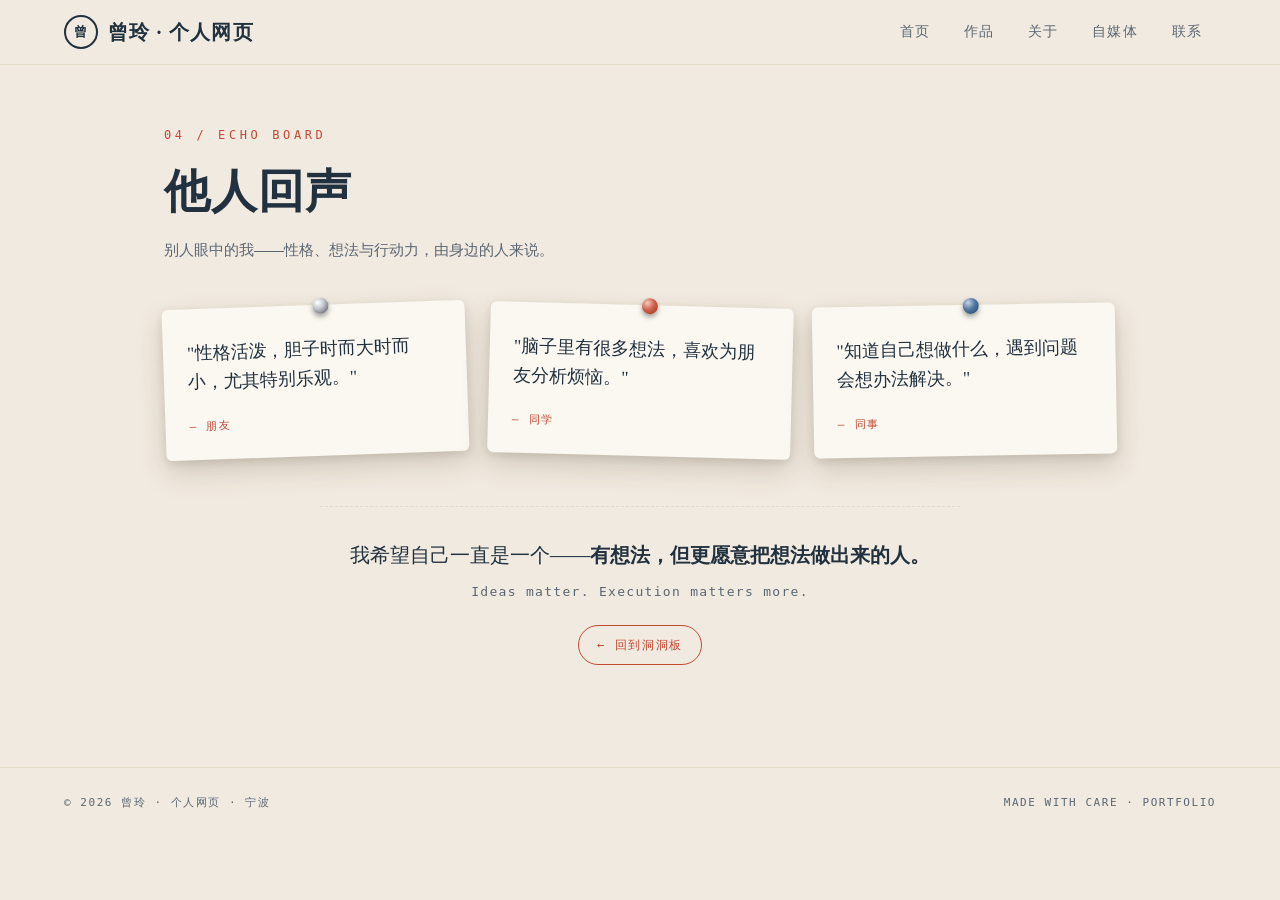
<file: echo.html>
<!DOCTYPE html>
<html lang="zh-CN">
<head>
<meta charset="UTF-8">
<meta name="viewport" content="width=device-width, initial-scale=1.0">
<title>他人评价 | 曾玲 · 个人网页</title>
<link rel="stylesheet" href="css/style.css?v=20260916">
</head>
<body>

<nav class="nav">
  <a class="nav-brand" href="index.html">
    <span class="monogram">曾</span>
    <span class="text">曾玲 · 个人网页</span>
  </a>
  <div class="nav-links">
    <a href="index.html">首页</a>
    <a href="works.html">作品</a>
    <a href="about.html">关于</a>
    <a href="media.html">自媒体</a>
    <a href="contact.html">联系</a>
  </div>
</nav>

<main class="page">
  <div class="page-head">
    <div class="kicker">04 / ECHO BOARD</div>
    <h1>他人回声</h1>
    <p class="sub">别人眼中的我——性格、想法与行动力，由身边的人来说。</p>
  </div>

  <div class="echo-wall">
    <div class="echo-note" style="--r:-2deg"><div class="pin"></div><p>"性格活泼，胆子时而大时而小，尤其特别乐观。"</p><span>— 朋友</span></div>
    <div class="echo-note" style="--r:1.5deg"><div class="pin red"></div><p>"脑子里有很多想法，喜欢为朋友分析烦恼。"</p><span>— 同学</span></div>
    <div class="echo-note" style="--r:-1deg"><div class="pin blue"></div><p>"知道自己想做什么，遇到问题会想办法解决。"</p><span>— 同事</span></div>
  </div>

  <div class="echo-outro">
    <p class="cn">我希望自己一直是一个——<b>有想法，但更愿意把想法做出来的人。</b></p>
    <p class="en">Ideas matter. Execution matters more.</p>
    <a class="back" href="index.html">← 回到洞洞板</a>
  </div>
</main>

<style>
.echo-wall {
  display: grid;
  grid-template-columns: repeat(auto-fit, minmax(240px, 1fr));
  gap: 22px;
  margin: 10px 0 50px;
}
.echo-note {
  position: relative;
  background: var(--paper);
  border-radius: 6px;
  box-shadow: var(--shadow);
  padding: 30px 24px 22px;
  transform: rotate(var(--r, 0deg));
  transition: transform .25s ease;
}
.echo-note:hover { transform: translateY(-5px) rotate(0); }
.echo-note p {
  font-family: var(--serif);
  font-size: 18px;
  line-height: 1.6;
  color: var(--ink);
  margin: 0 0 14px;
}
.echo-note span {
  font-family: var(--mono);
  font-size: 11px;
  letter-spacing: .16em;
  color: var(--red);
}
.echo-outro {
  text-align: center;
  max-width: 640px;
  margin: 0 auto;
  padding: 32px 0 12px;
  border-top: 1px dashed var(--paper-edge);
}
.echo-outro .cn {
  font-family: var(--serif);
  font-size: 20px;
  line-height: 1.6;
  color: var(--ink);
}
.echo-outro .en {
  font-family: var(--mono);
  font-size: 13px;
  letter-spacing: .1em;
  color: var(--ink-soft);
  margin-top: 10px;
}
.echo-outro .back {
  display: inline-block;
  margin-top: 22px;
  font-family: var(--mono);
  font-size: 12px;
  letter-spacing: .14em;
  color: var(--red);
  border: 1.5px solid var(--red);
  border-radius: 99px;
  padding: 9px 18px;
  text-decoration: none;
  transition: background .18s ease, color .18s ease;
}
.echo-outro .back:hover { background: var(--red); color: var(--paper); }
</style>

<footer class="footer">
  <span>© 2026 曾玲 · 个人网页 · 宁波</span>
  <span>MADE WITH CARE · PORTFOLIO</span>
</footer>

</body>
</html>
</file>
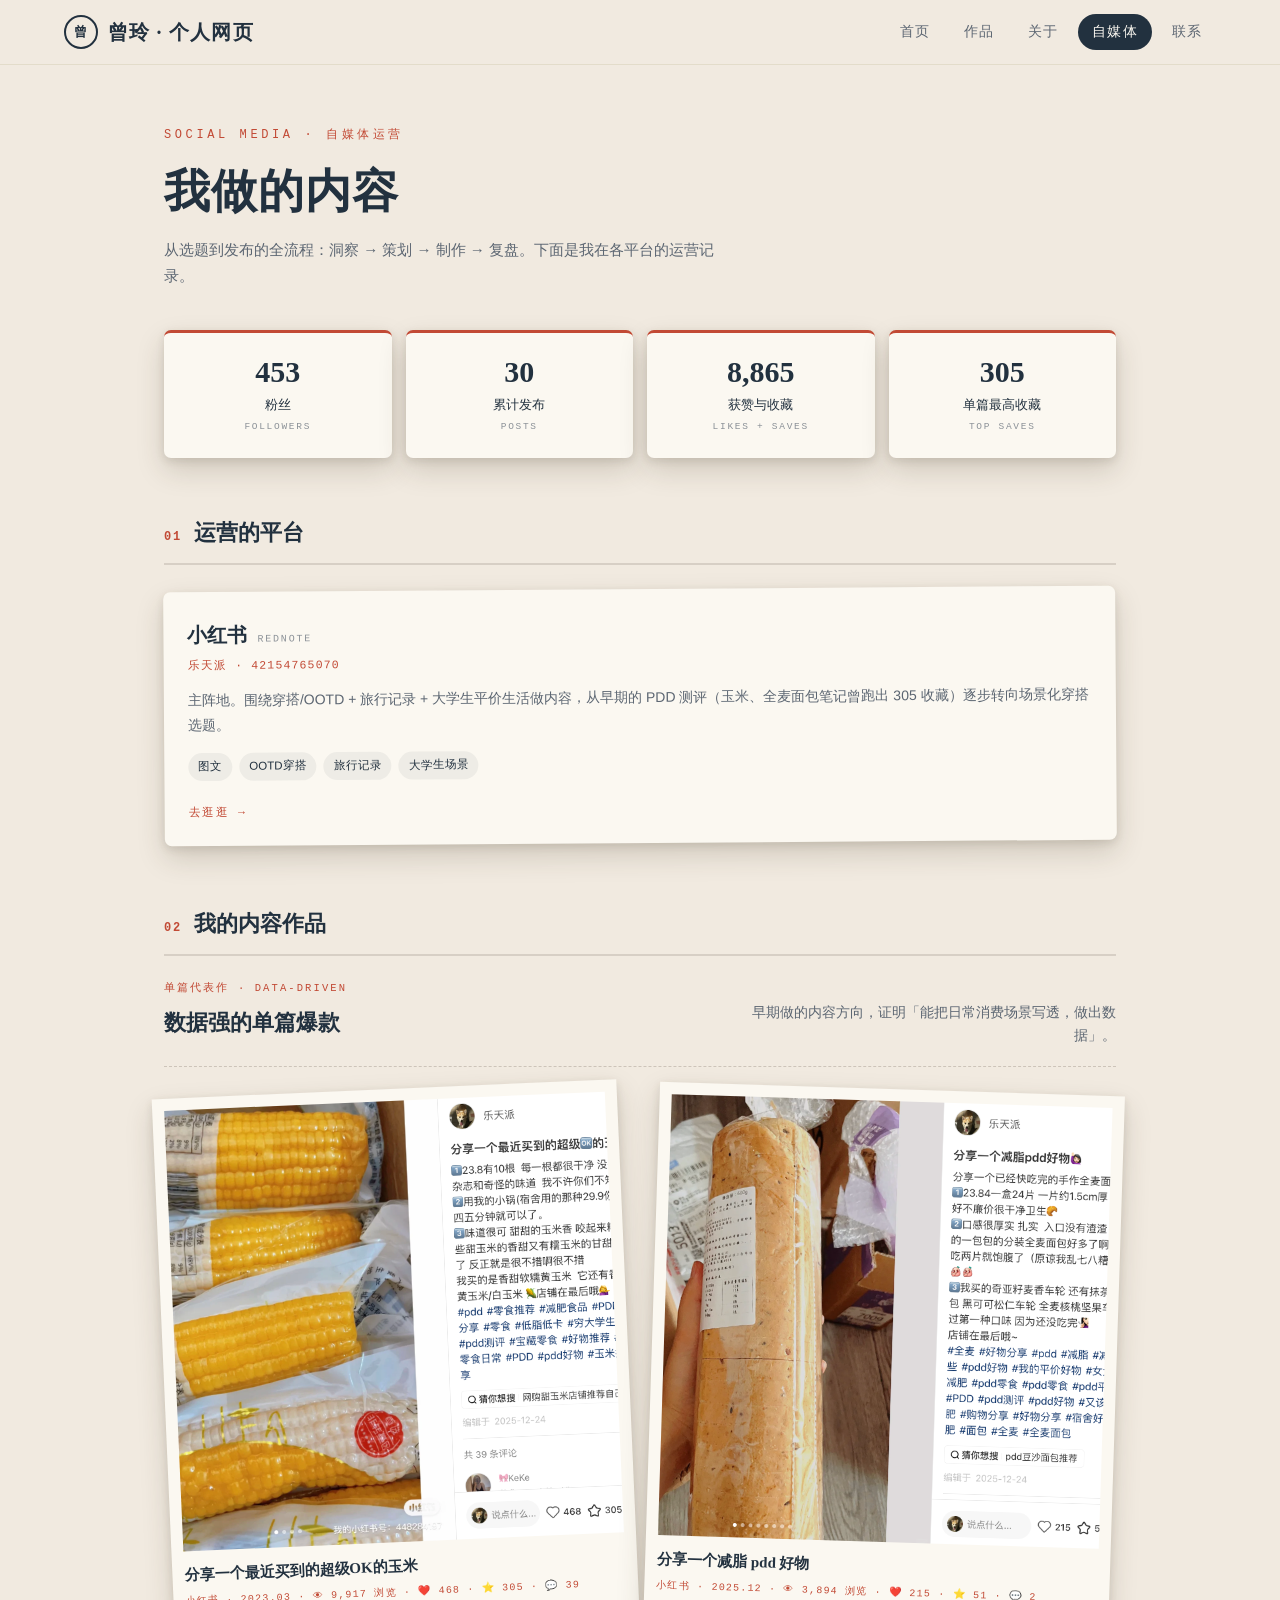
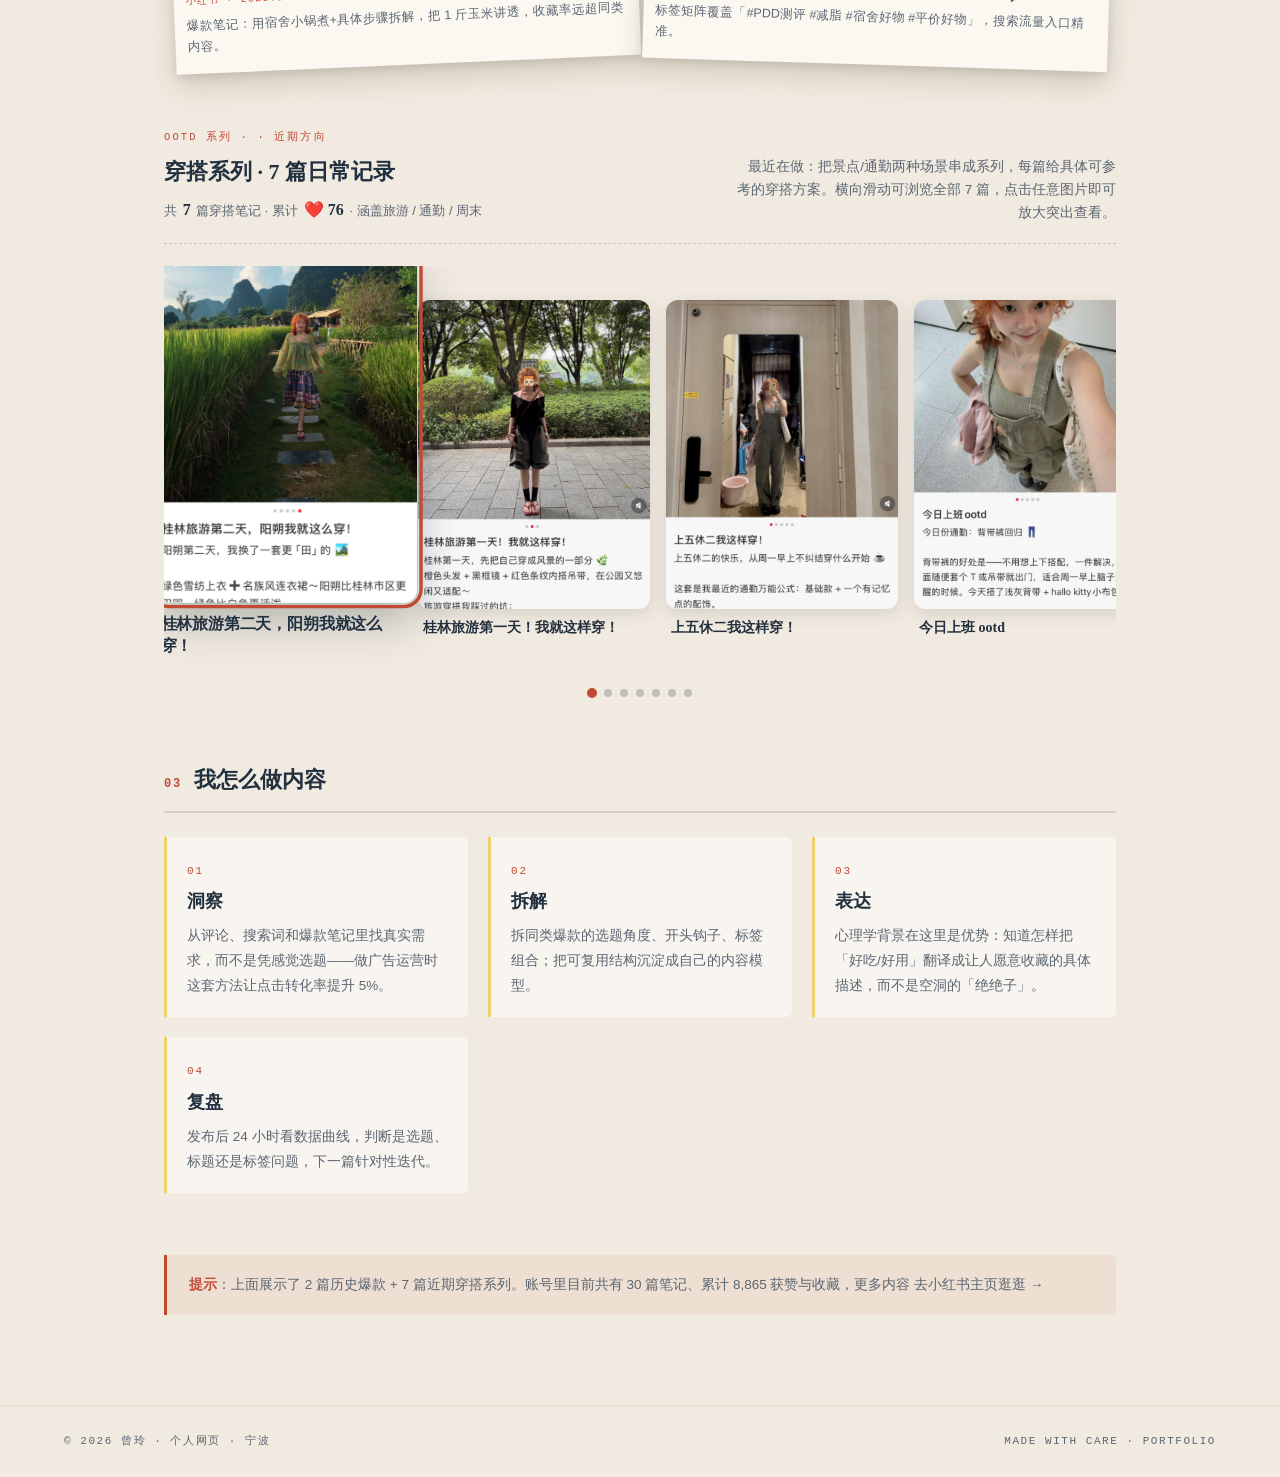
<file: media.html>
<!DOCTYPE html>
<html lang="zh-CN">
<head>
<meta charset="UTF-8">
<meta name="viewport" content="width=device-width, initial-scale=1.0">
<title>自媒体运营 | 曾玲 · 个人网页</title>
<meta name="description" content="曾玲的自媒体运营展示——内容策划、账号运营与数据表现。">
<link rel="stylesheet" href="css/style.css?v=20260916">
</head>
<body>

<nav class="nav">
  <a class="nav-brand" href="index.html">
    <span class="monogram">曾</span>
    <span class="text">曾玲 · 个人网页</span>
  </a>
  <div class="nav-links">
    <a href="index.html">首页</a>
    <a href="works.html">作品</a>
    <a href="about.html">关于</a>
    <a href="media.html" class="active">自媒体</a>
    <a href="contact.html">联系</a>
  </div>
</nav>

<main class="page">
  <div class="page-head">
    <div class="kicker">SOCIAL MEDIA · 自媒体运营</div>
    <h1>我做的内容</h1>
    <p class="sub">从选题到发布的全流程：洞察 → 策划 → 制作 → 复盘。下面是我在各平台的运营记录。</p>
  </div>

  <!-- ① 数据总览 -->
  <section class="media-stats" id="mediaStats"></section>

  <!-- ② 平台账号卡 -->
  <section class="media-block">
    <h2 class="media-h2"><span class="no">01</span> 运营的平台</h2>
    <div class="plat-grid" id="platGrid"></div>
  </section>

  <!-- ③ 内容作品 -->
  <section class="media-block">
    <h2 class="media-h2"><span class="no">02</span> 我的内容作品</h2>

    <div class="series-head">
      <div>
        <div class="series-tag">单篇代表作 · DATA-DRIVEN</div>
        <h3>数据强的单篇爆款</h3>
      </div>
      <p class="series-desc">早期做的内容方向，证明「能把日常消费场景写透，做出数据」。</p>
    </div>
    <div class="polaroid-wall" id="contentWall"></div>

    <div class="series-head" style="margin-top:64px;">
      <div>
        <div class="series-tag">OOTD 系列 · · 近期方向</div>
        <h3>穿搭系列 · 7 篇日常记录</h3>
        <div class="series-meta" id="ootdMeta"></div>
      </div>
      <div class="series-desc">最近在做：把景点/通勤两种场景串成系列，每篇给具体可参考的穿搭方案。横向滑动可浏览全部 7 篇，点击任意图片即可放大突出查看。</div>
    </div>
    <div class="carousel" id="ootdWall"></div>
  </section>

  <!-- ④ 运营方法 -->
  <section class="media-block">
    <h2 class="media-h2"><span class="no">03</span> 我怎么做内容</h2>
    <div class="method-flow" id="methodFlow"></div>
  </section>

  <div class="media-note">
    <b>提示</b>：上面展示了 2 篇历史爆款 + 7 篇近期穿搭系列。账号里目前共有 30 篇笔记、累计 8,865 获赞与收藏，更多内容
    <a href="https://www.xiaohongshu.com/user/profile/42154765070" target="_blank" rel="noopener">去小红书主页逛逛 →</a>
  </div>
</main>

<footer class="footer">
  <span>© 2026 曾玲 · 个人网页 · 宁波</span>
  <span>MADE WITH CARE · PORTFOLIO</span>
</footer>

<script src="js/main.js?v=20260916"></script>
</body>
</html>
</file>
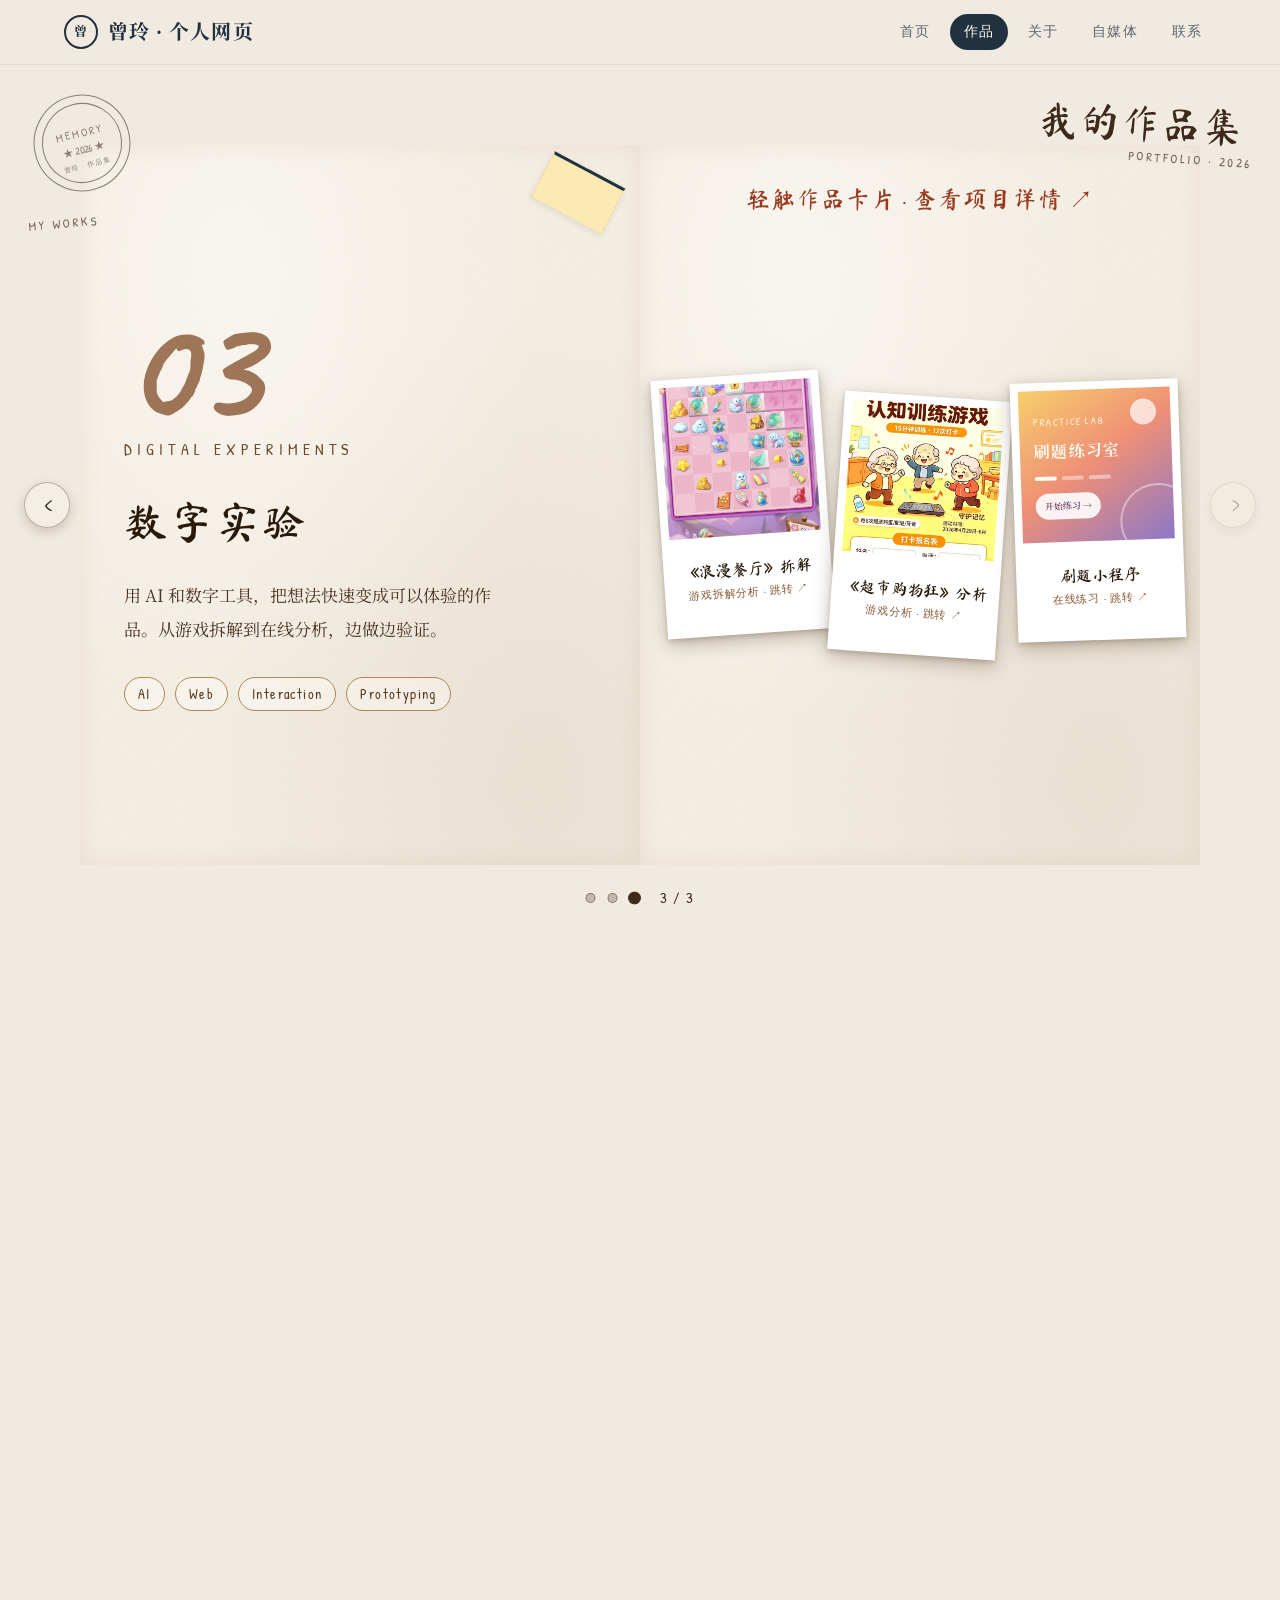
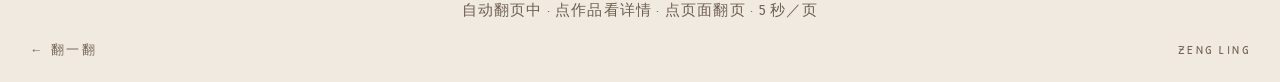
<file: works.html>
<!DOCTYPE html>
<html lang="zh-CN">
<head>
<meta charset="UTF-8">
<meta http-equiv="Cache-Control" content="no-cache, no-store, must-revalidate">
<meta http-equiv="Pragma" content="no-cache">
<meta http-equiv="Expires" content="0">
<meta name="viewport" content="width=device-width, initial-scale=1.0">
<title>作品集 | 曾玲 · 个人网页</title>
<link rel="icon" href="data:,">
<link rel="preconnect" href="https://fonts.googleapis.com">
<link rel="preconnect" href="https://fonts.gstatic.com" crossorigin>
<link href="https://fonts.googleapis.com/css2?family=Ma+Shan+Zheng&family=Caveat:wght@500;700&family=Patrick+Hand&family=Noto+Serif+SC:wght@400;600&display=swap" rel="stylesheet">
<link rel="stylesheet" href="css/style.css?v=20260903j">
<link rel="stylesheet" href="css/page-flip.css?v=20260903j">
<link rel="stylesheet" href="css/scrapbook.css?v=20260907a">
</head>
<body>

<nav class="nav">
  <a class="nav-brand" href="index.html">
    <span class="monogram">曾</span>
    <span class="text">曾玲 · 个人网页</span>
  </a>
  <div class="nav-links">
    <a href="index.html">首页</a>
    <a href="works.html" class="active">作品</a>
    <a href="about.html">关于</a>
    <a href="media.html">自媒体</a>
    <a href="contact.html">联系</a>
  </div>
</nav>

<main class="scrapbook-page">
  <!-- 邮戳 -->
  <svg class="stamp" viewBox="0 0 100 100" aria-hidden="true">
    <circle cx="50" cy="50" r="46"/>
    <circle cx="50" cy="50" r="38" stroke-width="1"/>
    <text x="50" y="44" text-anchor="middle" font-size="11" letter-spacing="2">MEMORY</text>
    <text x="50" y="60" text-anchor="middle" font-size="10">★ 2026 ★</text>
    <text x="50" y="74" text-anchor="middle" font-size="6.5" letter-spacing="1">曾玲 · 作品集</text>
  </svg>
  <div class="title-script">我的作品集</div>
  <span class="corner-label tl">MY WORKS</span>
  <span class="corner-label tr">PORTFOLIO · 2026</span>
  <span class="corner-label bl">← 翻一翻</span>
  <span class="corner-label br">ZENG LING</span>

  <div class="book-stage">
    <button class="nav-arrow prev" aria-label="上一页">‹</button>

    <div id="book">
      <!-- ===== 跨页 1 · 创意叙事 ===== -->
      <div class="page">
        <div class="page-content left-page">
          <span class="big-num">01</span>
          <span class="en-label">Creative Storytelling</span>
          <h2 class="cn-title">创意叙事</h2>
          <p class="cn-desc">把心理洞察变成故事和内容。从心理剧到科普短视频，用叙事让人愿意看懂、愿意记住。</p>
          <div class="cn-kw"><span>Creative Concept</span><span>Storytelling</span><span>Psychology</span><span>Content</span></div>
          <span class="tape"></span>
        </div>
      </div>
      <div class="page">
        <div class="page-content right-page">
          <p class="po-hint">轻触作品卡片 · 查看项目详情 ↗</p>
          <figure class="polaroid wc-item" data-id="shengongbao" style="--r:-4deg">
            <div class="po-img" style="background-image:url('img/works/polaroids/shengongbao.jpg?v=20260903j')"></div>
            <figcaption class="po-cap">
              <div class="po-name">《申公豹之玉虚风云》</div>
              <div class="po-tag">心理剧 · 市二等奖 / 校一等奖</div>
            </figcaption>
          </figure>
          <figure class="polaroid wc-item po-down" data-id="spotlight" style="--r:4deg">
            <div class="po-img" style="background-image:url('img/works/polaroids/spotlight.jpg?v=20260903j')"></div>
            <figcaption class="po-cap">
              <div class="po-name">《生活中的聚光灯效应》</div>
              <div class="po-tag">口水歌 MV · 校三等奖</div>
            </figcaption>
          </figure>
        </div>
      </div>

      <!-- ===== 跨页 2 · 策略与产品 ===== -->
      <div class="page">
        <div class="page-content left-page">
          <span class="big-num">02</span>
          <span class="en-label">Strategy &amp; Product</span>
          <h2 class="cn-title">策略与产品</h2>
          <p class="cn-desc">从发现问题，到设计解决方案。用 PDCA 与心理学原理，把模糊的需求落成一可运行的产品。</p>
          <div class="cn-kw"><span>User Insight</span><span>Research</span><span>Product</span><span>Strategy</span></div>
          <span class="tape"></span>
        </div>
      </div>
      <div class="page">
        <div class="page-content right-page">
          <p class="po-hint">轻触作品卡片 · 查看项目详情 ↗</p>
          <figure class="polaroid wc-item" data-id="xinqiao" style="--r:3deg">
            <div class="po-img" style="background-image:url('img/works/polaroids/xinqiao.jpg?v=20260903j')"></div>
            <figcaption class="po-cap">
              <div class="po-name">心桥圈 · 咨询可及性</div>
              <div class="po-tag">品管圈 · 康宁医院</div>
            </figcaption>
          </figure>
          <figure class="polaroid wc-item po-down" data-id="game" style="--r:-3deg">
            <div class="po-img" style="background-image:url('img/works/polaroids/game.jpg?v=20260903j')"></div>
            <figcaption class="po-cap">
              <div class="po-name long">针对 MCI 老年人的低成本<br>运动认知整合训练产品开发</div>
              <div class="po-tag">体感认知游戏 · 项目负责人</div>
            </figcaption>
          </figure>
        </div>
      </div>

      <!-- ===== 跨页 3 · 数字实验 ===== -->
      <div class="page">
        <div class="page-content left-page">
          <span class="big-num">03</span>
          <span class="en-label">Digital Experiments</span>
          <h2 class="cn-title">数字实验</h2>
          <p class="cn-desc">用 AI 和数字工具，把想法快速变成可以体验的作品。从游戏拆解到在线分析，边做边验证。</p>
          <div class="cn-kw"><span>AI</span><span>Web</span><span>Interaction</span><span>Prototyping</span></div>
          <span class="tape"></span>
        </div>
      </div>
      <div class="page">
        <div class="page-content right-page digital-grid">
          <p class="po-hint">轻触作品卡片 · 查看项目详情 ↗</p>
          <figure class="polaroid wc-item" data-id="romance" data-link="https://941e2464589942d39d49985b86c4e4a5.sh5.agentos-app.net/restaurant.html" style="--r:-4deg">
            <div class="po-img" style="background-image:url('img/works/polaroids/romance.jpg?v=20260903j')"></div>
            <figcaption class="po-cap">
              <div class="po-name">《浪漫餐厅》拆解</div>
              <div class="po-tag">游戏拆解分析 · 跳转 ↗</div>
            </figcaption>
          </figure>
          <figure class="polaroid wc-item po-down" data-id="game-analysis" data-link="https://b527865781164df289804885b2ed38d7.gz4.agentos-app.net" style="--r:4deg">
            <div class="po-img" style="background-image:url('img/works/polaroids/game-analysis.jpg?v=20260903j')"></div>
            <figcaption class="po-cap">
              <div class="po-name">《超市购物狂》分析</div>
              <div class="po-tag">游戏分析 · 跳转 ↗</div>
            </figcaption>
          </figure>
          <figure class="polaroid wc-item po-practice" data-id="practice-lab" data-link="https://ling-practice-lab.happytwoman.chatgpt.site/" style="--r:-2deg">
            <div class="po-img practice-cover" aria-hidden="true">
              <span class="practice-kicker">PRACTICE LAB</span>
              <strong>刷题练习室</strong>
              <span class="practice-progress"><i></i><i></i><i></i></span>
              <span class="practice-button">开始练习 →</span>
            </div>
            <figcaption class="po-cap">
              <div class="po-name">刷题小程序</div>
              <div class="po-tag">在线练习 · 跳转 ↗</div>
            </figcaption>
          </figure>
        </div>
      </div>
    </div>

    <button class="nav-arrow next" aria-label="下一页">›</button>

    <div class="page-indicator">
      <span class="pi-dot active" title="创意叙事"></span>
      <span class="pi-dot" title="策略与产品"></span>
      <span class="pi-dot" title="数字实验"></span>
      <span class="pi-num">1 / 3</span>
    </div>
  </div>

  <p class="flip-hint">自动翻页中 · 点作品看详情 · 点页面翻页 · 5 秒／页</p>
</main>

<!-- 项目详情弹窗（复用 js/main.js 的 openModal） -->
<div class="modal-mask" id="modalMask">
  <div class="modal" role="dialog" aria-modal="true">
    <div id="modalContent"></div>
  </div>
</div>

<script src="js/main.js?v=20260903j"></script>
<script src="js/page-flip.js?v=20260903j"></script>
<script src="js/works-flip.js?v=20260903j"></script>
</body>
</html>
</file>
<file: css/style.css>
/* ============================================================
   洞洞板个人网站 · Pegboard Portfolio
   配色：米色板面 / 纸白 / 深蓝墨色 / 牛皮纸 / 航空红蓝
   ============================================================ */

:root {
  --cream: #F1EAE0;
  --board: #E7DFCE;
  --ink: #22313F;
  --ink-soft: #5C6672;
  --paper: #FBF8F1;
  --paper-edge: #E3DCCA;
  --kraft: #CBA97E;
  --kraft-dark: #A9855C;
  --red: #C24A35;
  --blue: #2C4A6E;
  --yellow: #EFCF6B;
  --green: #7A8C6A;
  --shadow: 0 12px 28px rgba(60, 48, 30, .18), 0 3px 8px rgba(60, 48, 30, .12);
  --serif: "Georgia", "Times New Roman", "Noto Serif SC", "Songti SC", "STSong", serif;
  --sans: -apple-system, BlinkMacSystemFont, "PingFang SC", "Helvetica Neue", "Microsoft YaHei", sans-serif;
  --mono: "SF Mono", "Menlo", "Consolas", monospace;
}

* { margin: 0; padding: 0; box-sizing: border-box; }

html { scroll-behavior: smooth; }

body {
  font-family: var(--sans);
  background: var(--cream);
  color: var(--ink);
  line-height: 1.7;
  min-height: 100vh;
}

a { color: inherit; text-decoration: none; }
img { max-width: 100%; display: block; }

::selection { background: var(--yellow); color: var(--ink); }

/* ---------- 顶部导航 ---------- */
.nav {
  position: sticky;
  top: 0;
  z-index: 50;
  display: flex;
  align-items: center;
  justify-content: space-between;
  padding: 14px 5vw;
  background: rgba(241, 234, 224, .92);
  backdrop-filter: blur(8px);
  border-bottom: 1px solid var(--paper-edge);
}

.nav-brand {
  font-family: var(--serif);
  font-weight: 700;
  font-size: 20px;
  letter-spacing: .06em;
  display: flex;
  align-items: center;
  gap: 10px;
}
.nav-brand .monogram {
  display: inline-flex;
  align-items: center;
  justify-content: center;
  width: 34px; height: 34px;
  border-radius: 50%;
  border: 2px solid var(--ink);
  font-size: 13px;
  letter-spacing: .02em;
}

.nav-links { display: flex; gap: 6px; }
.nav-links a {
  padding: 6px 14px;
  border-radius: 999px;
  font-size: 14px;
  letter-spacing: .08em;
  color: var(--ink-soft);
  transition: all .2s;
}
.nav-links a:hover { color: var(--ink); background: rgba(34, 49, 63, .07); }
.nav-links a.active {
  color: var(--paper);
  background: var(--ink);
}

/* ---------- 页面通用 ---------- */
.page {
  max-width: 1080px;
  margin: 0 auto;
  padding: 60px 5vw 90px;
}

.page-head { margin-bottom: 42px; }
.page-head .kicker {
  font-family: var(--mono);
  font-size: 12px;
  letter-spacing: .3em;
  color: var(--red);
  text-transform: uppercase;
}
.page-head h1 {
  font-family: var(--serif);
  font-size: clamp(30px, 5vw, 46px);
  font-weight: 700;
  letter-spacing: .02em;
  margin: 8px 0 6px;
}
.page-head .sub { color: var(--ink-soft); font-size: 15px; max-width: 560px; }

/* ---------- 洞洞板 ---------- */
.board-wrap {
  max-width: 1180px;
  margin: 0 auto;
  padding: 48px 4vw 80px;
}

.board {
  background-color: var(--board);
  background-image: radial-gradient(circle, rgba(70, 56, 34, .14) 2.6px, transparent 3.2px);
  background-size: 30px 30px;
  border-radius: 10px;
  padding: 44px 34px;
  box-shadow: inset 0 0 60px rgba(70, 56, 34, .08), var(--shadow);
}

.board-grid {
  display: grid;
  grid-template-columns: repeat(12, 1fr);
  gap: 36px 26px;
  align-items: start;
}

/* 进场动画 */
@keyframes hangIn {
  from { opacity: 0; transform: translateY(-18px) rotate(var(--r, 0deg)); }
  to   { opacity: 1; transform: translateY(0) rotate(var(--r, 0deg)); }
}

/* ---------- 挂件通用 ---------- */
.item {
  position: relative;
  background: var(--paper);
  border-radius: 6px;
  box-shadow: var(--shadow);
  padding: 22px;
  transform: rotate(var(--r, 0deg));
  transition: transform .28s ease, box-shadow .28s ease;
  animation: hangIn .7s ease both;
  animation-delay: var(--d, 0s);
}
.item.clickable { cursor: pointer; }
.item.clickable:hover {
  transform: translateY(-7px) rotate(0deg) scale(1.015);
  box-shadow: 0 20px 40px rgba(60, 48, 30, .24), 0 6px 12px rgba(60, 48, 30, .14);
  z-index: 5;
}

/* 图钉 */
.pin {
  position: absolute;
  top: -7px;
  left: 50%;
  width: 16px; height: 16px;
  border-radius: 50%;
  background: radial-gradient(circle at 34% 30%, #ffffff 0%, #c3c6cc 40%, #74777d 78%, #4c4e53 100%);
  box-shadow: 0 3px 5px rgba(0, 0, 0, .35);
  z-index: 3;
}
.pin.red { background: radial-gradient(circle at 34% 30%, #f5c9bd 0%, #d0614a 45%, #93321f 100%); }
.pin.blue { background: radial-gradient(circle at 34% 30%, #c3d3e6 0%, #4f77a3 45%, #27415e 100%); }

.item-label {
  display: flex;
  align-items: baseline;
  gap: 8px;
  font-family: var(--mono);
  font-size: 11px;
  letter-spacing: .22em;
  color: var(--ink-soft);
  text-transform: uppercase;
  margin-bottom: 12px;
  border-bottom: 1px dashed var(--paper-edge);
  padding-bottom: 8px;
}
.item-label b { color: var(--red); font-weight: 600; }

/* ---------- 各挂件 ---------- */

/* 1. 顶部纸带：姓名条 */
.tape {
  grid-column: 2 / 12;
  background: var(--paper);
  border-top: 3px solid var(--ink);
  border-bottom: 1px solid var(--paper-edge);
  padding: 26px 34px 22px;
  --r: -0.4deg;
}
.tape .row {
  display: flex;
  flex-wrap: wrap;
  align-items: baseline;
  gap: 6px 22px;
}
.tape .name {
  font-family: var(--serif);
  font-size: clamp(26px, 3.6vw, 38px);
  font-weight: 700;
  letter-spacing: .04em;
}
.tape .name em {
  font-style: normal;
  color: var(--red);
}
.tape .role {
  font-family: var(--mono);
  font-size: 13px;
  letter-spacing: .18em;
  color: var(--ink-soft);
}
.tape .meta {
  width: 100%;
  margin-top: 10px;
  font-family: var(--mono);
  font-size: 11.5px;
  letter-spacing: .12em;
  color: var(--ink-soft);
  display: flex;
  flex-wrap: wrap;
  gap: 4px 18px;
}
.tape .meta span::before { content: "· "; color: var(--red); }

/* 2. 图例卡 */
.legend { grid-column: 1 / 4; --r: -1.2deg; --d: .1s; }
.legend ul { list-style: none; }
.legend li {
  display: flex;
  align-items: center;
  gap: 10px;
  padding: 7px 0;
  font-size: 13.5px;
  color: var(--ink-soft);
}
.legend li b { color: var(--ink); font-weight: 600; }
.legend .sw {
  width: 22px; height: 16px;
  border-radius: 3px;
  flex: none;
  box-shadow: 0 1px 3px rgba(60, 48, 30, .25);
}

/* 3. 透明文件夹：精选作品 */
.folder { grid-column: 4 / 10; --r: 0.6deg; --d: .18s; padding: 20px; }
.folder .folder-tab {
  position: absolute;
  top: -14px; left: 22px;
  background: rgba(34, 49, 63, .85);
  color: var(--paper);
  font-family: var(--mono);
  font-size: 10.5px;
  letter-spacing: .2em;
  padding: 4px 14px 12px;
  border-radius: 5px 5px 0 0;
}
.folder .thumbs {
  display: grid;
  grid-template-columns: 1fr 1fr;
  gap: 10px;
  border: 1px solid var(--paper-edge);
  padding: 8px;
  background: rgba(255, 255, 255, .5);
  border-radius: 4px;
}
.folder .thumbs img {
  width: 100%;
  aspect-ratio: 4 / 3;
  object-fit: cover;
  border-radius: 3px;
  filter: saturate(.92);
}
.folder .more {
  display: inline-block;
  margin-top: 14px;
  font-family: var(--mono);
  font-size: 12px;
  letter-spacing: .16em;
  color: var(--ink);
  border-bottom: 2px solid var(--red);
  padding-bottom: 2px;
}
.folder .more:hover { color: var(--red); }

/* 4. 证件：关于我 */
.idcard { grid-column: 10 / 13; --r: 1.4deg; --d: .26s; }
.idcard .photo {
  width: 74px; height: 74px;
  border-radius: 50%;
  background: linear-gradient(135deg, var(--blue), var(--ink));
  color: var(--paper);
  display: flex;
  align-items: center;
  justify-content: center;
  font-family: var(--serif);
  font-size: 26px;
  margin-bottom: 14px;
  border: 3px solid var(--paper);
  box-shadow: 0 3px 8px rgba(60, 48, 30, .3);
}
.idcard h3 { font-family: var(--serif); font-size: 19px; margin-bottom: 2px; }
.idcard .role {
  font-family: var(--mono);
  font-size: 10.5px;
  letter-spacing: .16em;
  color: var(--ink-soft);
  margin-bottom: 4px;
}
.idcard .handle {
  font-family: var(--mono);
  font-size: 10px;
  letter-spacing: .12em;
  color: var(--red);
  margin-bottom: 12px;
}
/* 证件信息栏：字段-值 列表 */
.idcard .id-fields {
  border-top: 1px dashed var(--paper-edge);
  padding-top: 10px;
  margin-bottom: 12px;
}
.idcard .id-fields .f {
  display: flex;
  align-items: baseline;
  gap: 8px;
  padding: 4px 0;
  border-bottom: 1px dashed rgba(60, 48, 30, .13);
}
.idcard .id-fields .f:last-child { border-bottom: none; }
.idcard .id-fields .k {
  flex: none;
  width: 52px;
  font-size: 11px;
  letter-spacing: .08em;
  color: var(--ink-soft);
  opacity: .8;
}
.idcard .id-fields .v {
  font-family: var(--serif);
  font-size: 13.5px;
  color: var(--ink);
  font-weight: 600;
}
/* 个人标签：辣椒印章 */
.idcard .chili {
  display: inline-block;
  background: rgba(194, 74, 53, .1);
  border: 1.5px solid var(--red);
  color: var(--red);
  font-size: 12px;
  font-weight: 700;
  letter-spacing: .04em;
  padding: 5px 11px;
  border-radius: 99px;
  margin-bottom: 12px;
  transform: rotate(-2deg);
}
.idcard .quote {
  font-size: 13px;
  color: var(--ink-soft);
  border-left: 3px solid var(--yellow);
  padding-left: 10px;
  margin-bottom: 14px;
}
.idcard .barcode {
  height: 26px;
  background: repeating-linear-gradient(90deg,
    var(--ink) 0 2px, transparent 2px 4px,
    var(--ink) 4px 5px, transparent 5px 9px,
    var(--ink) 9px 12px, transparent 12px 14px);
  opacity: .75;
  border-radius: 2px;
  margin-bottom: 10px;
}
.idcard .go {
  font-family: var(--mono);
  font-size: 11.5px;
  letter-spacing: .18em;
  color: var(--red);
}

/* 5. 徽章：技能 */
.badge {
  grid-column: 2 / 5;
  background: var(--ink);
  color: var(--paper);
  border-radius: 999px;
  text-align: center;
  padding: 30px 26px;
  --r: -1.8deg;
  --d: .34s;
}
.badge .item-label { color: rgba(251, 248, 241, .55); border-color: rgba(251, 248, 241, .2); justify-content: center; }
.badge h3 {
  font-family: var(--serif);
  font-size: 21px;
  letter-spacing: .06em;
  margin-bottom: 8px;
}
.badge .skills {
  font-family: var(--mono);
  font-size: 11px;
  letter-spacing: .14em;
  color: var(--yellow);
}
.badge:hover .skills { text-decoration: underline; text-underline-offset: 4px; }

/* 6. 便利贴 */
.note {
  grid-column: 5 / 7;
  background: var(--yellow);
  --r: 2.2deg;
  --d: .42s;
  padding: 20px 18px;
  box-shadow: 0 10px 22px rgba(60, 48, 30, .2);
}
.note p {
  font-family: var(--serif);
  font-size: 15.5px;
  line-height: 1.8;
}
.note small {
  display: block;
  margin-top: 10px;
  font-family: var(--mono);
  font-size: 10px;
  letter-spacing: .2em;
  color: rgba(34, 49, 63, .55);
}

/* 7. 航空信封：联系 */
.envelope { grid-column: 7 / 10; --r: -0.8deg; --d: .5s; padding: 0; overflow: hidden; }
.envelope .stripes {
  padding: 8px;
  background: repeating-linear-gradient(45deg,
    var(--red) 0 14px, var(--paper) 14px 24px,
    var(--blue) 24px 38px, var(--paper) 38px 48px);
}
.envelope .inner {
  background: var(--paper);
  padding: 24px 22px 20px;
  text-align: center;
}
.envelope h3 {
  font-family: var(--serif);
  font-size: 20px;
  letter-spacing: .05em;
}
.envelope .en-sub {
  font-family: var(--mono);
  font-size: 11px;
  letter-spacing: .26em;
  color: var(--ink-soft);
  margin: 4px 0 12px;
}
.envelope .addr {
  font-family: var(--mono);
  font-size: 12.5px;
  color: var(--ink-soft);
  background: repeating-linear-gradient(0deg, transparent 0 26px, var(--paper-edge) 26px 27px);
  padding: 4px 2px;
  border-radius: 3px;
}
.envelope .stamp {
  position: absolute;
  top: 16px; right: 16px;
  width: 42px; height: 50px;
  border: 2px dashed var(--red);
  border-radius: 2px;
  display: flex;
  align-items: center;
  justify-content: center;
  font-family: var(--serif);
  font-size: 15px;
  color: var(--red);
  transform: rotate(6deg);
  background: rgba(194, 74, 53, .06);
}

/* 8. 牛皮吊牌 */
.tag {
  grid-column: 10 / 12;
  background: var(--kraft);
  color: #3B2F1E;
  --r: 3deg;
  --d: .58s;
  border-radius: 5px;
  padding: 20px 18px 16px;
}
.tag::before { /* 麻绳 */
  content: "";
  position: absolute;
  top: -30px; left: 50%;
  width: 60px; height: 34px;
  transform: translateX(-58%) rotate(-14deg);
  border: 2.5px solid #8A6E45;
  border-radius: 50%;
  border-color: #8A6E45 transparent transparent transparent;
  clip-path: inset(0 0 40% 0);
}
.tag .hole {
  position: absolute;
  top: 10px; left: 50%;
  transform: translateX(-50%);
  width: 12px; height: 12px;
  border-radius: 50%;
  background: var(--board);
  box-shadow: inset 0 1px 3px rgba(60, 48, 30, .5);
}
.tag h3 {
  font-family: var(--serif);
  font-size: 16px;
  margin-top: 10px;
  letter-spacing: .05em;
}
.tag .mail {
  font-family: var(--mono);
  font-size: 11.5px;
  word-break: break-all;
  color: #4A3B24;
  margin-top: 4px;
}
.tag:hover .mail { text-decoration: underline; text-underline-offset: 3px; }

/* 板面脚注 */
.board-foot {
  margin-top: 40px;
  display: flex;
  justify-content: space-between;
  flex-wrap: wrap;
  gap: 8px;
  font-family: var(--mono);
  font-size: 10.5px;
  letter-spacing: .22em;
  color: rgba(34, 49, 63, .45);
}

/* ---------- 页脚 ---------- */
.footer {
  border-top: 1px solid var(--paper-edge);
  padding: 26px 5vw;
  display: flex;
  justify-content: space-between;
  flex-wrap: wrap;
  gap: 8px;
  font-family: var(--mono);
  font-size: 11px;
  letter-spacing: .14em;
  color: var(--ink-soft);
}

/* ---------- 作品页 ---------- */
.filters {
  display: flex;
  flex-wrap: wrap;
  gap: 8px;
  margin-bottom: 34px;
}
.filters button {
  font-family: var(--mono);
  font-size: 12px;
  letter-spacing: .12em;
  padding: 7px 16px;
  border-radius: 999px;
  border: 1.5px solid var(--ink);
  background: transparent;
  color: var(--ink);
  cursor: pointer;
  transition: all .2s;
}
.filters button:hover { background: rgba(34, 49, 63, .08); }
.filters button.active { background: var(--ink); color: var(--paper); }

.works-grid {
  display: grid;
  grid-template-columns: repeat(2, 1fr);
  gap: 30px;
}
.work-card {
  background: var(--paper);
  border-radius: 6px;
  box-shadow: var(--shadow);
  overflow: hidden;
  cursor: pointer;
  transform: rotate(var(--r, 0deg));
  transition: transform .28s, box-shadow .28s;
  animation: hangIn .6s ease both;
}
.work-card:hover {
  transform: translateY(-6px) rotate(0deg);
  box-shadow: 0 20px 40px rgba(60, 48, 30, .24);
  z-index: 4;
}
.work-card .cover { position: relative; }
.work-card .cover img {
  width: 100%;
  aspect-ratio: 4 / 3;
  object-fit: cover;
}
.work-card .cat {
  position: absolute;
  top: 12px; left: 12px;
  background: rgba(34, 49, 63, .88);
  color: var(--paper);
  font-family: var(--mono);
  font-size: 10px;
  letter-spacing: .2em;
  padding: 4px 10px;
  border-radius: 3px;
}
.work-card .award {
  position: absolute;
  top: 12px; right: 12px;
  background: var(--yellow);
  color: var(--ink);
  font-family: var(--serif);
  font-size: 11px;
  font-weight: 700;
  letter-spacing: .04em;
  padding: 4px 10px;
  border-radius: 99px;
  box-shadow: 0 2px 6px rgba(60,48,30,.25);
}
.work-card .info { padding: 18px 20px 20px; }
.work-card h3 { font-family: var(--serif); font-size: 20px; margin-bottom: 4px; }
.work-card .desc { font-size: 13.5px; color: var(--ink-soft); }
.work-card .yr {
  font-family: var(--mono);
  font-size: 11px;
  color: var(--red);
  letter-spacing: .14em;
  margin-top: 10px;
}

/* 项目详情弹窗 */
.modal-mask {
  position: fixed;
  inset: 0;
  background: rgba(74, 64, 56, .42);
  backdrop-filter: blur(4px);
  display: flex;
  align-items: center;
  justify-content: center;
  padding: 4vh 4vw;
  z-index: 100;
  opacity: 0;
  pointer-events: none;
  transition: opacity .25s;
}
.modal-mask.open { opacity: 1; pointer-events: auto; }
.modal {
  background: var(--paper);
  border-radius: 18px;
  max-width: min(1100px, 95vw);
  width: 100%;
  max-height: 94vh;
  overflow-y: auto;
  box-shadow: 0 30px 70px rgba(0, 0, 0, .4);
  transform: translateY(16px) scale(.98);
  transition: transform .25s;
}
.modal-mask.open .modal { transform: none; }
.modal img.hero { width: 100%; aspect-ratio: 16/9; object-fit: cover; }
.modal .body { padding: 30px 34px 36px; }
.modal .body .cat { font-family: var(--mono); font-size: 11px; letter-spacing: .24em; color: var(--red); }
.modal .body h2 { font-family: var(--serif); font-size: 30px; margin: 6px 0 4px; }
.modal .body .yr { font-family: var(--mono); font-size: 12px; color: var(--ink-soft); letter-spacing: .1em; margin-bottom: 18px; }
.modal .body p { font-size: 14.5px; color: #37424D; margin-bottom: 14px; }
.modal .body h4 {
  font-family: var(--mono);
  font-size: 12px;
  letter-spacing: .22em;
  color: var(--ink-soft);
  margin: 24px 0 10px;
  padding-top: 16px;
  border-top: 1px dashed var(--paper-edge);
}
.value-row { display: grid; grid-template-columns: repeat(3, 1fr); gap: 14px; }
.value-row .v {
  background: rgba(34, 49, 63, .05);
  border-radius: 5px;
  padding: 14px 12px;
  text-align: center;
}
.value-row .v b { display: block; font-family: var(--serif); font-size: 16px; color: var(--ink); }
.value-row .v span { font-size: 11.5px; color: var(--ink-soft); letter-spacing: .08em; }
.modal .close {
  position: sticky;
  top: 12px;
  margin-left: calc(100% - 52px);
  width: 38px; height: 38px;
  border-radius: 50%;
  border: none;
  background: var(--ink);
  color: var(--paper);
  font-size: 17px;
  cursor: pointer;
  z-index: 5;
  box-shadow: 0 4px 10px rgba(0, 0, 0, .3);
}
/* ---------- 自媒体页 ---------- */
.media-stats {
  display: grid;
  grid-template-columns: repeat(4, 1fr);
  gap: 14px;
  margin-bottom: 56px;
}
.mstat {
  background: var(--paper);
  border-radius: 7px;
  box-shadow: var(--shadow);
  padding: 22px 16px;
  text-align: center;
  border-top: 3px solid var(--red);
}
.mstat b {
  display: block;
  font-family: var(--serif);
  font-size: 30px;
  color: var(--ink);
  line-height: 1.1;
  margin-bottom: 6px;
}
.mstat .k { display: block; font-size: 13px; color: var(--ink); margin-bottom: 3px; }
.mstat .en {
  display: block;
  font-family: var(--mono);
  font-size: 9.5px;
  letter-spacing: .18em;
  color: var(--ink-soft);
  opacity: .7;
}
.media-block { margin-bottom: 62px; }
.media-h2 {
  font-family: var(--serif);
  font-size: 22px;
  display: flex;
  align-items: baseline;
  gap: 12px;
  margin-bottom: 24px;
  padding-bottom: 12px;
  border-bottom: 2px solid rgba(60, 48, 30, .14);
}
.media-h2 .no {
  font-family: var(--mono);
  font-size: 12px;
  letter-spacing: .16em;
  color: var(--red);
}
.plat-grid { display: grid; grid-template-columns: repeat(auto-fit, minmax(300px, 1fr)); gap: 22px; }
.plat-card {
  background: var(--paper);
  border-radius: 7px;
  box-shadow: var(--shadow);
  padding: 26px 24px 22px;
  transform: rotate(-.4deg);
}
.plat-card:nth-child(even) { transform: rotate(.5deg); }
.plat-head { display: flex; align-items: baseline; gap: 10px; margin-bottom: 4px; }
.plat-head h3 { font-family: var(--serif); font-size: 20px; }
.plat-head .en {
  font-family: var(--mono);
  font-size: 10px;
  letter-spacing: .18em;
  color: var(--ink-soft);
  opacity: .7;
}
.plat-card .handle {
  font-family: var(--mono);
  font-size: 11.5px;
  letter-spacing: .1em;
  color: var(--red);
  margin-bottom: 12px;
}
.plat-card p { font-size: 14px; line-height: 1.85; color: var(--ink-soft); margin-bottom: 14px; }
.plat-tags { display: flex; flex-wrap: wrap; gap: 7px; margin-bottom: 16px; }
.plat-tags span {
  font-size: 11.5px;
  padding: 4px 10px;
  border-radius: 99px;
  background: rgba(34, 49, 63, .06);
  color: var(--ink);
}
.plat-link {
  font-family: var(--mono);
  font-size: 11.5px;
  letter-spacing: .14em;
  color: var(--red);
  text-decoration: none;
}
.plat-link:hover { text-decoration: underline; text-underline-offset: 4px; }
.plat-link.pending { color: var(--ink-soft); opacity: .5; }
/* 拍立得照片墙 */
.polaroid-wall {
  display: grid;
  grid-template-columns: repeat(auto-fit, minmax(220px, 1fr));
  gap: 28px 22px;
}
.polaroid {
  background: var(--paper);
  padding: 12px 12px 16px;
  box-shadow: var(--shadow);
  transform: rotate(var(--r, 0deg));
  transition: transform .2s ease;
  margin: 0;
}
.polaroid:hover { transform: rotate(0deg) translateY(-4px); }
.polaroid img { width: 100%; aspect-ratio: 1 / 1; object-fit: cover; display: block; background: #efe7d7; }
.polaroid figcaption { padding-top: 12px; }
.polaroid figcaption b {
  display: block;
  font-family: var(--serif);
  font-size: 15px;
  color: var(--ink);
  margin-bottom: 4px;
}
.polaroid .pm {
  display: block;
  font-family: var(--mono);
  font-size: 10px;
  letter-spacing: .12em;
  color: var(--red);
  margin-bottom: 6px;
}
.polaroid .pn { display: block; font-size: 12.5px; line-height: 1.7; color: var(--ink-soft); }
/* 系列框架 */
.series-head {
  display: flex;
  justify-content: space-between;
  align-items: flex-end;
  gap: 30px;
  margin-bottom: 22px;
  padding-bottom: 18px;
  border-bottom: 1px dashed rgba(60, 48, 30, .2);
}
.series-head > div { flex: 1; }
.series-tag {
  font-family: var(--mono);
  font-size: 10.5px;
  letter-spacing: .2em;
  color: var(--red);
  text-transform: uppercase;
  margin-bottom: 6px;
}
.series-head h3 {
  font-family: var(--serif);
  font-size: 22px;
  color: var(--ink);
  margin-bottom: 6px;
}
.series-meta {
  font-size: 13px;
  color: var(--ink-soft);
  line-height: 1.8;
}
.series-meta b {
  font-family: var(--serif);
  font-size: 16px;
  color: var(--ink);
  font-weight: 700;
  margin: 0 2px;
}
.series-desc {
  font-size: 13.5px;
  color: var(--ink-soft);
  max-width: 380px;
  text-align: right;
  line-height: 1.7;
}
/* 轮播（OOTD 系列） */
#ootdWall {
  position: relative;
}
.carousel {
  position: relative;
}
/* 胶片式横排：所有图从左到右排成一条，可左右滑动 */
.carousel-track {
  display: flex;
  gap: 16px;
  overflow-x: auto;
  overflow-y: hidden;
  scroll-behavior: smooth;
  scroll-snap-type: x mandatory;
  padding: 34px 6px 18px;
  cursor: grab;
  scrollbar-width: none;
  -ms-overflow-style: none;
}
.carousel-track::-webkit-scrollbar { display: none; }
.carousel-track.grabbing { cursor: grabbing; }
.carousel-slide {
  flex: 0 0 auto;
  width: 232px;
  margin: 0;
  scroll-snap-align: center;
  position: relative;
  cursor: pointer;
  transform-origin: center bottom;
  transition: transform .42s cubic-bezier(.22,.61,.36,1), filter .42s ease;
  filter: saturate(.9) brightness(.97);
  z-index: 1;
}
.carousel-slide .slide-img {
  aspect-ratio: 3 / 4;
  border-radius: 12px;
  overflow: hidden;
  background: var(--paper);
  box-shadow: 0 5px 16px rgba(34, 49, 63, .14);
  outline: 3px solid transparent;
  outline-offset: 2px;
  transition: box-shadow .42s ease, outline-color .3s ease;
}
.carousel-slide img {
  width: 100%;
  height: 100%;
  object-fit: cover;
  display: block;
  pointer-events: none;
}
/* 点击某张图片 → 放大突出并居中 */
.carousel-slide.active {
  transform: scale(1.13);
  z-index: 4;
  filter: none;
}
.carousel-slide.active .slide-img {
  box-shadow: 0 16px 38px rgba(34, 49, 63, .30);
  outline-color: var(--red);
}
.carousel-caption {
  padding: 9px 5px 0;
  text-align: left;
}
.carousel-title {
  font-family: var(--serif);
  font-size: 14px;
  line-height: 1.4;
  color: var(--ink);
  display: -webkit-box;
  -webkit-line-clamp: 2;
  -webkit-box-orient: vertical;
  overflow: hidden;
}
.carousel-copy {
  display: none;
}
.carousel-slide.active .carousel-copy {
  max-height: 280px;
  opacity: 1;
}
.carousel-metric {
  display: none;
}
.carousel-dots {
  display: flex;
  justify-content: center;
  gap: 8px;
  padding: 14px 0 2px;
}
.carousel-dot {
  width: 8px;
  height: 8px;
  border-radius: 50%;
  background: rgba(34, 49, 63, .22);
  cursor: pointer;
  transition: background .2s ease, transform .2s ease;
}
.carousel-dot.active {
  background: var(--red);
  transform: scale(1.25);
}
@media (max-width: 720px) {
  .carousel-track { gap: 12px; padding: 28px 6px 14px; }
  .carousel-slide { width: 168px; }
  .carousel-title { font-size: 13px; }
  .carousel-copy { font-size: 12px; }
}
/* 方法流 */
.method-flow { display: grid; grid-template-columns: repeat(auto-fit, minmax(230px, 1fr)); gap: 20px; }
.mstep {
  background: rgba(255, 255, 255, .5);
  border-left: 3px solid var(--yellow);
  padding: 18px 20px;
  border-radius: 0 6px 6px 0;
}
.mstep .no {
  font-family: var(--mono);
  font-size: 11px;
  letter-spacing: .18em;
  color: var(--red);
}
.mstep h3 { font-family: var(--serif); font-size: 18px; margin: 4px 0 8px; }
.mstep p { font-size: 13.5px; line-height: 1.85; color: var(--ink-soft); }
.media-note {
  margin-top: 40px;
  padding: 18px 22px;
  background: rgba(194, 74, 53, .07);
  border-left: 3px solid var(--red);
  border-radius: 0 6px 6px 0;
  font-size: 13.5px;
  color: var(--ink-soft);
  line-height: 1.8;
}
.media-note b { color: var(--red); }

/* ---------- 通用：外链按钮 ---------- */
.view-link {
  display: inline-block;
  margin-top: 22px;
  padding: 12px 22px;
  background: var(--ink);
  color: var(--paper) !important;
  font-family: var(--mono);
  font-size: 12.5px;
  letter-spacing: .12em;
  border-radius: 5px;
  text-decoration: none;
  border: 2px solid var(--ink);
  box-shadow: 0 3px 0 rgba(34, 49, 63, .25);
  transition: transform .15s ease, box-shadow .15s ease, background .15s ease;
}
.view-link:hover {
  transform: translateY(-2px);
  box-shadow: 0 5px 0 rgba(34, 49, 63, .25);
  background: var(--red);
  border-color: var(--red);
}
.resume-card .proj-list a { text-decoration: none; }
.resume-card .proj-list a:hover { text-decoration: underline; text-underline-offset: 3px; }

/* ---------- 关于页 ---------- */
.about-grid {
  display: grid;
  grid-template-columns: 1.5fr 1fr;
  gap: 40px;
  align-items: start;
}
.about-portrait {
  background: var(--paper);
  border-radius: 6px;
  box-shadow: var(--shadow);
  padding: 18px;
  transform: rotate(1.4deg);
  text-align: center;
}
.about-portrait .photo {
  width: 100%;
  aspect-ratio: 1;
  object-fit: cover;
  border-radius: 4px;
  display: block;
  margin-bottom: 12px;
  box-shadow: 0 4px 14px rgba(60, 48, 30, .18);
}
.about-portrait figcaption {
  font-family: var(--mono);
  font-size: 11px;
  letter-spacing: .2em;
  color: var(--ink-soft);
}
.about-text .lead {
  font-family: var(--serif);
  font-size: clamp(20px, 2.6vw, 27px);
  line-height: 1.65;
  margin-bottom: 18px;
}
.about-text p { font-size: 14.5px; color: #37424D; margin-bottom: 14px; }
.about-text .facts {
  margin-top: 22px;
  font-family: var(--mono);
  font-size: 12px;
  color: var(--ink-soft);
  letter-spacing: .1em;
  line-height: 2.1;
}
.about-text .facts b { color: var(--red); }

.skills-wall {
  margin-top: 64px;
  background-color: var(--board);
  background-image: radial-gradient(circle, rgba(70, 56, 34, .14) 2.4px, transparent 3px);
  background-size: 30px 30px;
  border-radius: 10px;
  padding: 40px 30px;
  box-shadow: inset 0 0 50px rgba(70, 56, 30, .07), var(--shadow);
}
.skills-wall .head {
  font-family: var(--mono);
  font-size: 12px;
  letter-spacing: .26em;
  color: var(--red);
  text-align: center;
  margin-bottom: 26px;
}
.skills-row {
  display: flex;
  flex-wrap: wrap;
  justify-content: center;
  gap: 18px 20px;
}
.skill-tag {
  position: relative;
  background: var(--paper);
  border-radius: 4px;
  padding: 12px 20px 10px;
  box-shadow: var(--shadow);
  font-family: var(--serif);
  font-size: 15px;
  letter-spacing: .04em;
  transform: rotate(var(--r, 0deg));
  transition: transform .25s;
}
.skill-tag:hover { transform: translateY(-5px) rotate(0deg); }
.skill-tag.kraft { background: var(--kraft); color: #3B2F1E; }
.skill-tag.dark { background: var(--ink); color: var(--paper); }
.skill-tag.yellow { background: var(--yellow); }
.skill-tag .pin { top: -6px; }

/* ---------- 联系页 ---------- */
.contact-wrap { max-width: 640px; margin: 0 auto; }
.big-envelope {
  background: var(--paper);
  border-radius: 8px;
  box-shadow: var(--shadow);
  overflow: hidden;
  transform: rotate(-.6deg);
}
.big-envelope .stripes {
  padding: 9px;
  background: repeating-linear-gradient(45deg,
    var(--red) 0 14px, var(--paper) 14px 24px,
    var(--blue) 24px 38px, var(--paper) 38px 48px);
}
.big-envelope .inner { padding: 44px 40px 40px; }
.contact-row {
  display: flex;
  align-items: center;
  gap: 18px;
  padding: 18px 6px;
  border-bottom: 1px dashed var(--paper-edge);
}
.contact-row:last-of-type { border-bottom: none; }
.contact-row .icon {
  width: 46px; height: 46px;
  flex: none;
  border-radius: 50%;
  display: flex;
  align-items: center;
  justify-content: center;
  font-size: 20px;
  border: 2px solid var(--ink);
  background: var(--paper);
}
.contact-row .k {
  font-family: var(--mono);
  font-size: 11px;
  letter-spacing: .22em;
  color: var(--red);
  text-transform: uppercase;
}
.contact-row .v { font-size: 16.5px; font-family: var(--serif); }
.contact-row a.v:hover { text-decoration: underline; text-underline-offset: 4px; color: var(--red); }
.contact-note {
  margin-top: 26px;
  text-align: center;
  font-family: var(--mono);
  font-size: 11px;
  letter-spacing: .18em;
  color: var(--ink-soft);
}
.contact-note b { color: var(--red); }

/* ---------- 简历页 ---------- */
.resume-card {
  background: var(--paper);
  border-radius: 8px;
  box-shadow: var(--shadow);
  padding: 50px 56px 56px;
  border-top: 4px solid var(--ink);
}
.resume-head {
  display: flex;
  justify-content: space-between;
  align-items: flex-start;
  flex-wrap: wrap;
  gap: 16px;
  margin-bottom: 16px;
  padding-bottom: 22px;
  border-bottom: 2px dashed var(--paper-edge);
}
.resume-head h1 {
  font-family: var(--serif);
  font-size: 38px;
  letter-spacing: .04em;
  margin-bottom: 4px;
}
.resume-head .title {
  font-family: var(--mono);
  font-size: 12px;
  letter-spacing: .22em;
  color: var(--red);
  text-transform: uppercase;
}
.resume-head .dl {
  background: var(--ink);
  color: var(--paper);
  padding: 12px 22px;
  border-radius: 99px;
  font-size: 14px;
  font-family: var(--mono);
  letter-spacing: .08em;
  transition: transform .2s;
}
.resume-head .dl:hover { transform: translateY(-2px); background: var(--red); }
.resume-meta {
  display: flex;
  flex-wrap: wrap;
  gap: 6px 22px;
  font-family: var(--mono);
  font-size: 12.5px;
  color: var(--ink-soft);
  letter-spacing: .06em;
  margin-bottom: 26px;
}
.resume-meta span::before { content: "· "; color: var(--red); }
.resume-section { margin-bottom: 30px; }
.resume-section .kicker {
  font-family: var(--mono);
  font-size: 11px;
  letter-spacing: .3em;
  color: var(--red);
  margin-bottom: 12px;
  padding-bottom: 6px;
  border-bottom: 1px dashed var(--paper-edge);
}
.resume-section .lead { font-size: 14.5px; line-height: 1.85; color: #37424D; }
.edu { font-size: 14px; line-height: 1.85; }
.edu b { font-family: var(--serif); font-size: 16px; }
.edu .sub { color: var(--ink-soft); font-size: 13px; margin-top: 4px; }
.exp {
  border-left: 3px solid var(--yellow);
  padding-left: 16px;
  margin-bottom: 18px;
}
.exp header { display: flex; flex-wrap: wrap; gap: 6px 14px; align-items: baseline; margin-bottom: 6px; }
.exp h3 { font-family: var(--serif); font-size: 17px; }
.exp .role { font-size: 13px; color: var(--red); font-family: var(--mono); letter-spacing: .04em; }
.exp .period { font-size: 12px; color: var(--ink-soft); font-family: var(--mono); margin-left: auto; }
.exp ul { list-style: none; padding-left: 0; }
.exp li { font-size: 13.5px; color: #37424D; margin-bottom: 6px; padding-left: 16px; position: relative; line-height: 1.7; }
.exp li::before { content: "▸"; position: absolute; left: 0; color: var(--red); }
.proj-list { list-style: none; padding: 0; }
.proj-list li { margin-bottom: 12px; line-height: 1.7; font-size: 13.5px; }
.proj-list li b { font-family: var(--serif); font-size: 15px; }
.proj-list li span { color: var(--ink-soft); font-size: 13px; }
.awards, .skills { display: flex; flex-wrap: wrap; gap: 8px; }
.chip {
  background: rgba(34, 49, 63, .07);
  border: 1px solid var(--paper-edge);
  border-radius: 99px;
  padding: 5px 14px;
  font-size: 12.5px;
  font-family: var(--serif);
}
.awards .chip { background: var(--yellow); border-color: rgba(60,48,30,.18); font-weight: 600; }

/* ---------- 响应式 ---------- */
@media (max-width: 900px) {
  .board { padding: 30px 18px; }
  .board-grid { grid-template-columns: 1fr 1fr; gap: 40px 18px; }
  .tape, .legend, .folder, .idcard, .badge, .note, .envelope, .tag {
    grid-column: auto;
  }
  .tape { grid-column: 1 / -1; }
  .folder { grid-column: 1 / -1; }
  .works-grid { grid-template-columns: 1fr; }
  .about-grid { grid-template-columns: 1fr; }
  .value-row { grid-template-columns: 1fr; }
  .mosaic { grid-template-columns: repeat(3, 1fr); }
  .series-head { flex-direction: column; align-items: flex-start; gap: 10px; }
  .series-desc { text-align: left; max-width: none; }
  /* 触屏没有 hover：文案常显在图下方 */
  .mosaic-tile { aspect-ratio: auto; overflow: visible; cursor: default; }
  .mosaic-tile img { aspect-ratio: 1 / 1; }
  .mosaic-tile figcaption {
    position: static;
    opacity: 1;
    background: var(--paper);
    padding: 10px 4px 0;
    display: block;
  }
  .mosaic-tile figcaption b { color: var(--ink); -webkit-line-clamp: 3; }
  .mosaic-tile .copy {
    color: var(--ink-soft);
    -webkit-line-clamp: 4;
    margin-bottom: 4px;
  }
  .mosaic-tile figcaption span { color: var(--red); }
  .mosaic-tile:hover img { transform: none; }
  .nav { padding: 12px 5vw; }
  .nav-links a { padding: 5px 9px; font-size: 13px; }
  .modal .body { padding: 24px 20px 28px; }
}

@media (max-width: 560px) {
  .nav-brand span.text { display: none; }
  .legend, .idcard, .badge, .note, .envelope, .tag { grid-column: 1 / -1; }
  .board-grid { gap: 44px 14px; }
}

/* ============================================================
   项目档案区 ARCHIVE（作品详情弹窗内）
   ============================================================ */
.archive {
  margin-top: 42px;
  padding-top: 34px;
  border-top: 1px dashed var(--paper-edge);
}
.archive-top { margin-bottom: 34px; }
.archive-top .kicker {
  display: inline-block;
  font-family: var(--mono);
  font-size: 10px;
  letter-spacing: .3em;
  color: var(--red);
  margin-bottom: 12px;
}
.archive-top p {
  font-family: var(--serif);
  font-size: 15.5px;
  line-height: 1.85;
  color: var(--ink-soft);
}

.ar-sec { margin-bottom: 40px; }
.ar-head {
  display: flex;
  align-items: baseline;
  gap: 12px;
  margin-bottom: 14px;
  padding-bottom: 9px;
  border-bottom: 2px solid var(--ink);
}
.ar-no {
  font-family: var(--mono);
  font-size: 11px;
  letter-spacing: .1em;
  color: var(--paper);
  background: var(--ink);
  padding: 3px 7px;
  border-radius: 3px;
  flex: none;
}
.ar-t {
  font-family: var(--serif);
  font-size: 19px;
  font-weight: 600;
  color: var(--ink);
  display: flex;
  align-items: baseline;
  gap: 10px;
  flex-wrap: wrap;
}
.ar-t i {
  font-family: var(--mono);
  font-style: normal;
  font-size: 10px;
  letter-spacing: .26em;
  color: var(--ink-soft);
}
.ar-lead {
  font-size: 14px;
  line-height: 1.85;
  color: var(--ink-soft);
  margin-bottom: 18px;
  padding-left: 13px;
  border-left: 3px solid var(--yellow);
}

/* 01 剧本简介 */
.ar-para p {
  font-size: 15px;
  line-height: 1.95;
  color: var(--ink);
  margin-bottom: 13px;
  text-align: justify;
}

/* 02 主题与背景 */
.ar-block {
  background: rgba(0, 0, 0, .022);
  border: 1px solid var(--paper-edge);
  border-radius: 6px;
  padding: 16px 18px;
  margin-bottom: 12px;
}
.ar-block b {
  display: block;
  font-family: var(--mono);
  font-size: 10px;
  letter-spacing: .24em;
  color: var(--red);
  margin-bottom: 8px;
}
.ar-block p { font-size: 14.5px; line-height: 1.9; color: var(--ink); }

/* 03 人物设定 */
.ar-cast {
  display: grid;
  grid-template-columns: repeat(auto-fill, minmax(228px, 1fr));
  gap: 12px;
}
.cast-card {
  background: var(--cream);
  border: 1px solid var(--paper-edge);
  border-radius: 6px;
  padding: 15px 16px;
  transition: transform .2s ease, box-shadow .2s ease;
}
.cast-card:hover {
  transform: translateY(-2px);
  box-shadow: 0 8px 18px rgba(60, 48, 30, .13);
}
.cast-top {
  display: flex;
  align-items: baseline;
  justify-content: space-between;
  gap: 8px;
  margin-bottom: 9px;
  padding-bottom: 8px;
  border-bottom: 1px dashed var(--paper-edge);
}
.cast-top b {
  font-family: var(--serif);
  font-size: 16.5px;
  color: var(--ink);
}
.cast-top span {
  font-family: var(--mono);
  font-size: 9.5px;
  letter-spacing: .1em;
  color: var(--red);
  white-space: nowrap;
}
.cast-d { font-size: 13.5px; line-height: 1.8; color: var(--ink); margin-bottom: 10px; }
.cast-note {
  font-size: 12.5px;
  line-height: 1.75;
  color: var(--ink-soft);
  padding-top: 9px;
  border-top: 1px dashed var(--paper-edge);
}
.cast-note::before { content: "设计意图 — "; color: var(--red); font-size: 11px; letter-spacing: .06em; }

/* 04 分幕大纲 */
.ar-acts { display: flex; flex-direction: column; }
.act-row {
  display: grid;
  grid-template-columns: 44px 1fr;
  gap: 14px;
  padding: 13px 0;
  border-bottom: 1px dashed var(--paper-edge);
}
.act-row:last-child { border-bottom: none; }
.act-no {
  font-family: var(--mono);
  font-size: 19px;
  font-weight: 600;
  color: var(--paper-edge);
  line-height: 1.35;
}
.act-body b {
  display: block;
  font-family: var(--serif);
  font-size: 15.5px;
  color: var(--ink);
  margin-bottom: 4px;
}
.act-body p { font-size: 13.5px; line-height: 1.8; color: var(--ink-soft); }

/* 05 精选台词 */
.ar-quotes {
  display: grid;
  grid-template-columns: repeat(auto-fill, minmax(300px, 1fr));
  gap: 14px;
}
.quote-card {
  background: var(--paper);
  border: 1px solid var(--paper-edge);
  border-left: 3px solid var(--red);
  border-radius: 5px;
  padding: 16px 18px;
}
.quote-card blockquote {
  font-family: var(--serif);
  font-size: 15.5px;
  line-height: 1.85;
  color: var(--ink);
  margin-bottom: 11px;
}
.quote-card blockquote::before { content: "「"; color: var(--red); }
.quote-card blockquote::after { content: "」"; color: var(--red); }
.q-meta {
  display: flex;
  align-items: baseline;
  gap: 9px;
  margin-bottom: 9px;
  padding-bottom: 8px;
  border-bottom: 1px dashed var(--paper-edge);
}
.q-meta b { font-family: var(--serif); font-size: 14px; color: var(--ink); }
.q-meta span { font-family: var(--mono); font-size: 10px; letter-spacing: .08em; color: var(--ink-soft); }
.q-note { font-size: 12.5px; line-height: 1.78; color: var(--ink-soft); }

/* 06 宣传物料 */
.ar-promo {
  display: grid;
  grid-template-columns: 240px 1fr;
  gap: 22px;
  align-items: start;
}
.promo-fig { margin: 0; }
.promo-fig img {
  width: 100%;
  border-radius: 5px;
  border: 1px solid var(--paper-edge);
  box-shadow: 0 8px 20px rgba(60, 48, 30, .16);
  cursor: zoom-in;
  transition: transform .22s ease;
}
.promo-fig img:hover { transform: scale(1.02); }
.promo-fig figcaption {
  font-family: var(--mono);
  font-size: 10px;
  letter-spacing: .1em;
  color: var(--ink-soft);
  margin-top: 8px;
  text-align: center;
}
.promo-side b {
  display: block;
  font-family: var(--mono);
  font-size: 10px;
  letter-spacing: .24em;
  color: var(--red);
  margin: 0 0 7px;
}
.promo-side b + p { margin-bottom: 16px; }
.promo-side p { font-size: 14px; line-height: 1.88; color: var(--ink); }
.promo-side .copy {
  background: rgba(0, 0, 0, .022);
  border: 1px dashed var(--paper-edge);
  border-radius: 5px;
  padding: 13px 15px;
  font-family: var(--serif);
  font-size: 14.5px;
  line-height: 1.9;
}
.promo-mini {
  width: 150px;
  margin-top: 14px;
  border-radius: 4px;
  border: 1px solid var(--paper-edge);
  cursor: zoom-in;
  transition: transform .22s ease;
}
.promo-mini:hover { transform: scale(1.03); }

/* 07 现场记录 */
.ar-gallery {
  display: grid;
  grid-template-columns: repeat(auto-fill, minmax(196px, 1fr));
  gap: 13px;
}
.g-item { margin: 0; }
.g-item img {
  width: 100%;
  aspect-ratio: 4 / 3;
  object-fit: cover;
  border-radius: 5px;
  border: 1px solid var(--paper-edge);
  box-shadow: 0 5px 14px rgba(60, 48, 30, .12);
  cursor: zoom-in;
  transition: transform .22s ease, box-shadow .22s ease;
}
.g-item img:hover { transform: translateY(-3px); box-shadow: 0 12px 24px rgba(60, 48, 30, .2); }
.g-item figcaption {
  font-family: var(--mono);
  font-size: 9.5px;
  letter-spacing: .12em;
  color: var(--ink-soft);
  margin-top: 6px;
  text-align: center;
}

/* 08 获奖 */
.ar-awards { display: flex; flex-direction: column; gap: 10px; }
.aw-row {
  display: flex;
  align-items: center;
  gap: 15px;
  background: var(--cream);
  border: 1px solid var(--paper-edge);
  border-radius: 6px;
  padding: 13px 17px;
}
.aw-lv {
  flex: none;
  font-family: var(--serif);
  font-size: 15px;
  font-weight: 600;
  color: var(--paper);
  background: var(--red);
  padding: 5px 13px;
  border-radius: 99px;
}
.aw-body b { display: block; font-size: 14.5px; color: var(--ink); margin-bottom: 3px; }
.aw-body span { font-family: var(--mono); font-size: 10.5px; letter-spacing: .08em; color: var(--ink-soft); }

/* 图片放大 */
.lb-mask {
  position: fixed;
  inset: 0;
  z-index: 9999;
  background: rgba(24, 20, 15, .92);
  display: none;
  align-items: center;
  justify-content: center;
  flex-direction: column;
  gap: 14px;
  padding: 5vh 5vw;
  cursor: zoom-out;
}
.lb-mask.open { display: flex; }
.lb-mask img {
  max-width: 92vw;
  max-height: 78vh;
  object-fit: contain;
  border-radius: 4px;
  box-shadow: 0 24px 60px rgba(0, 0, 0, .5);
}
.lb-cap {
  font-family: var(--mono);
  font-size: 11px;
  letter-spacing: .16em;
  color: rgba(255, 255, 255, .75);
}
.lb-close {
  position: absolute;
  top: 22px;
  right: 28px;
  width: 38px;
  height: 38px;
  border: none;
  border-radius: 50%;
  background: rgba(255, 255, 255, .14);
  color: #fff;
  font-size: 22px;
  line-height: 1;
  cursor: pointer;
}
.lb-close:hover { background: rgba(255, 255, 255, .26); }

@media (max-width: 720px) {
  .ar-head { gap: 9px; }
  .ar-t { font-size: 17px; }
  .ar-cast { grid-template-columns: 1fr; }
  .ar-quotes { grid-template-columns: 1fr; }
  .ar-promo { grid-template-columns: 1fr; }
  .promo-fig img { max-width: 260px; }
  .ar-gallery { grid-template-columns: repeat(2, 1fr); gap: 10px; }
  .act-row { grid-template-columns: 34px 1fr; gap: 10px; }
}

/* ============================================================
   项目档案区 · 剧场戏单手账风（申公豹）
   ============================================================ */
.pb {
  margin-top: 40px;
  padding: 30px 30px 8px;
  background:
    repeating-linear-gradient(0deg, transparent 0 27px, rgba(60, 48, 30, .04) 27px 28px),
    var(--cream);
  border: 1px solid var(--paper-edge);
  border-radius: 8px;
  position: relative;
}
/* 戏单报头 */
.pb-band {
  display: grid;
  grid-template-columns: 1fr auto auto;
  gap: 22px;
  align-items: center;
  padding: 22px 26px 24px;
  margin: -30px -30px 30px;
  background: var(--ink);
  color: var(--paper);
  border-radius: 8px 8px 0 0;
  position: relative;
}
.pb-band::after {
  content: "";
  position: absolute;
  left: 0; right: 0; bottom: -10px;
  height: 10px;
  background: radial-gradient(circle at 7px -3px, transparent 7px, var(--ink) 7.5px) 0 0 / 16px 10px repeat-x;
}
.pb-kicker { font-family: var(--mono); font-size: 10px; letter-spacing: .28em; color: var(--yellow); }
.pb-band-lead { font-family: var(--serif); font-size: 15px; line-height: 1.8; margin-top: 8px; max-width: 62ch; color: rgba(251, 248, 241, .86); }
/* 票根 */
.pb-stub {
  text-align: center;
  font-family: var(--mono);
  font-size: 10px;
  letter-spacing: .14em;
  color: rgba(251, 248, 241, .82);
  padding: 14px 18px;
  border-left: 2px dashed rgba(251, 248, 241, .4);
  border-right: 2px dashed rgba(251, 248, 241, .4);
  line-height: 2.1;
  transform: rotate(1.6deg);
}
.pb-stub-no { display: block; font-family: var(--serif); font-size: 22px; color: var(--paper); margin-bottom: 4px; }
/* 盖章 */
.pb-seal {
  width: 94px; height: 94px;
  border: 2.5px solid var(--red);
  border-radius: 50%;
  display: flex; flex-direction: column; align-items: center; justify-content: center;
  color: var(--red);
  font-family: var(--serif);
  font-size: 14px;
  text-align: center;
  line-height: 1.3;
  transform: rotate(-9deg);
  box-shadow: inset 0 0 0 4px rgba(194, 74, 53, .18);
  background: rgba(194, 74, 53, .05);
}
.pb-seal b { font-size: 18px; color: var(--red); margin: 2px 0; }
.pb-seal span { display: block; }

/* 板块通用：序号落左侧页边，内容在右 */
.pb-sec {
  display: grid;
  grid-template-columns: 80px 1fr;
  gap: 16px;
  margin-bottom: 38px;
  position: relative;
}
.pb-no {
  font-family: var(--serif);
  font-size: 62px;
  line-height: 1;
  color: var(--kraft);
  font-weight: 700;
  text-align: right;
  padding-top: 4px;
  user-select: none;
}
.pb-sec-inner { min-width: 0; }
.pb-sec-head {
  display: flex; align-items: baseline; gap: 12px;
  border-bottom: 2px solid var(--ink);
  padding-bottom: 8px; margin-bottom: 16px;
}
.pb-sec-head b { font-family: var(--serif); font-size: 21px; color: var(--ink); }
.pb-sec-head i { font-family: var(--mono); font-style: normal; font-size: 10px; letter-spacing: .26em; color: var(--ink-soft); }
.pb-lead { font-size: 14px; line-height: 1.85; color: var(--ink-soft); margin-bottom: 16px; padding-left: 12px; border-left: 3px solid var(--yellow); }

/* 01 剧本简介 双栏 + 首字下沉 */
.pb-cols { column-count: 2; column-gap: 26px; }
.pb-cols p { font-size: 14.5px; line-height: 1.95; color: var(--ink); margin: 0 0 12px; text-align: justify; break-inside: avoid; }
.pb-cols p.drop::first-letter {
  font-family: var(--serif);
  font-size: 46px;
  float: left;
  line-height: .82;
  padding: 4px 8px 0 0;
  color: var(--red);
  font-weight: 700;
}

/* 02 主题 错落双卡 */
.pb-theme-grid { display: grid; grid-template-columns: 1fr 1fr; gap: 18px; }
.pb-callout {
  background: var(--paper);
  border: 1px solid var(--paper-edge);
  border-left: 3px solid var(--red);
  border-radius: 6px;
  padding: 16px 18px;
}
.pb-callout.shift { transform: translateY(16px); border-left-color: var(--yellow); }
.pb-callout span { display: block; font-family: var(--mono); font-size: 10px; letter-spacing: .22em; color: var(--red); margin-bottom: 8px; }
.pb-callout.shift span { color: var(--ink-soft); }
.pb-callout p { font-size: 14px; line-height: 1.9; color: var(--ink); margin: 0; }

/* 03 人物 角色表网格 */
.pb-cast-grid { display: grid; grid-template-columns: repeat(auto-fill, minmax(230px, 1fr)); gap: 13px; }
.pb-char {
  background: var(--paper);
  border: 1px solid var(--paper-edge);
  border-radius: 6px;
  padding: 14px 16px;
  transition: transform .2s, box-shadow .2s;
}
.pb-char:hover { transform: translateY(-3px); box-shadow: 0 10px 22px rgba(60, 48, 30, .14); }
.pb-char-top { display: flex; align-items: baseline; justify-content: space-between; gap: 8px; margin-bottom: 9px; padding-bottom: 8px; border-bottom: 1px dashed var(--paper-edge); }
.pb-char-top b { font-family: var(--serif); font-size: 17px; color: var(--ink); }
.pb-char-top span { font-family: var(--mono); font-size: 9px; letter-spacing: .08em; color: var(--red); white-space: nowrap; text-align: right; }
.pb-char-d { font-size: 13px; line-height: 1.8; color: var(--ink); margin-bottom: 9px; }
.pb-char-note { font-size: 12px; line-height: 1.72; color: var(--ink-soft); padding-top: 8px; border-top: 1px dashed var(--paper-edge); }
.pb-char-note::before { content: "设计意图 — "; color: var(--red); font-size: 11px; }

/* 04 分幕 竖向时间轴 */
.pb-timeline { position: relative; padding-left: 4px; }
.pb-timeline::before {
  content: ""; position: absolute; left: 25px; top: 8px; bottom: 8px;
  width: 2px; background: linear-gradient(var(--kraft), var(--paper-edge));
}
.pb-act {
  position: relative;
  display: grid;
  grid-template-columns: 52px 1fr;
  gap: 18px;
  padding: 12px 0;
}
.pb-act-no {
  position: relative;
  z-index: 1;
  width: 38px; height: 38px;
  border-radius: 50%;
  background: var(--ink);
  color: var(--paper);
  font-family: var(--mono);
  font-size: 13px;
  font-weight: 600;
  display: flex; align-items: center; justify-content: center;
  box-shadow: 0 0 0 4px var(--cream);
}
.pb-act:nth-child(even) .pb-act-no { background: var(--red); }
.pb-act-body {
  background: var(--paper);
  border: 1px solid var(--paper-edge);
  border-radius: 6px;
  padding: 11px 15px;
}
.pb-act-body b { display: block; font-family: var(--serif); font-size: 15.5px; color: var(--ink); margin-bottom: 4px; }
.pb-act-body p { font-size: 13px; line-height: 1.78; color: var(--ink-soft); margin: 0; }

/* 05 精选台词 便签墙 */
.pb-quote-wall { display: grid; grid-template-columns: repeat(auto-fill, minmax(248px, 1fr)); gap: 16px; }
.pb-qcard {
  position: relative;
  background: var(--paper);
  border: 1px solid var(--paper-edge);
  border-left: 3px solid var(--red);
  border-radius: 5px;
  padding: 16px 17px 18px;
  box-shadow: 0 6px 16px rgba(60, 48, 30, .1);
  transition: transform .2s, box-shadow .2s;
}
.pb-qcard.r0 { transform: rotate(-1.4deg); }
.pb-qcard.r1 { transform: rotate(1.1deg); }
.pb-qcard.r2 { transform: rotate(-.5deg); }
.pb-qcard:hover { transform: rotate(0) translateY(-3px); box-shadow: 0 12px 26px rgba(60, 48, 30, .18); z-index: 2; }
.pb-qcard blockquote { font-family: var(--serif); font-size: 15px; line-height: 1.8; color: var(--ink); margin: 0 0 10px; }
.pb-qcard blockquote::before { content: "「"; color: var(--red); }
.pb-qcard blockquote::after { content: "」"; color: var(--red); }
.pb-q-meta { display: flex; align-items: baseline; gap: 8px; margin-bottom: 8px; padding-bottom: 7px; border-bottom: 1px dashed var(--paper-edge); }
.pb-q-meta b { font-family: var(--serif); font-size: 13.5px; color: var(--ink); }
.pb-q-meta span { font-family: var(--mono); font-size: 9.5px; letter-spacing: .08em; color: var(--ink-soft); }
.pb-q-note { font-size: 12px; line-height: 1.72; color: var(--ink-soft); margin: 0; }
.pb-pin {
  position: absolute; top: -7px; left: 50%; transform: translateX(-50%);
  width: 13px; height: 13px; border-radius: 50%;
  background: radial-gradient(circle at 35% 30%, #ff8d7a, var(--red));
  box-shadow: 0 2px 4px rgba(0, 0, 0, .3);
}

/* 06 宣传物料 海报锚点 */
.pb-promo-stage { display: grid; grid-template-columns: 300px 1fr; gap: 24px; align-items: start; }
.pb-poster { margin: 0; position: relative; }
.pb-poster img {
  width: 100%;
  border-radius: 5px;
  border: 1px solid var(--paper-edge);
  box-shadow: 0 12px 28px rgba(60, 48, 30, .2);
  cursor: zoom-in;
  transition: transform .22s;
}
.pb-poster img:hover { transform: scale(1.02); }
.pb-poster figcaption { font-family: var(--mono); font-size: 10px; letter-spacing: .1em; color: var(--ink-soft); margin-top: 8px; text-align: center; }
.pb-promo-note .pb-note-k { display: block; font-family: var(--mono); font-size: 10px; letter-spacing: .24em; color: var(--red); margin-bottom: 8px; }
.pb-promo-note p { font-size: 14px; line-height: 1.9; color: var(--ink); margin: 0 0 14px; }
.pb-promo-lead { color: var(--ink-soft) !important; font-size: 13px !important; }

/* 07 现场记录 拍立得拼贴 */
.pb-photos { display: flex; flex-wrap: wrap; gap: 22px 18px; justify-content: center; padding: 12px 4px; }
.pb-photo {
  position: relative;
  background: var(--paper);
  padding: 10px 10px 30px;
  box-shadow: 0 8px 20px rgba(60, 48, 30, .16);
  width: 200px;
  transition: transform .22s, box-shadow .22s;
}
.pb-photo.r0 { transform: rotate(-2.4deg); }
.pb-photo.r1 { transform: rotate(1.8deg); }
.pb-photo.r2 { transform: rotate(-.8deg); }
.pb-photo.r3 { transform: rotate(2.6deg); }
.pb-photo:hover { transform: rotate(0) translateY(-4px) scale(1.03); box-shadow: 0 16px 32px rgba(60, 48, 30, .24); z-index: 3; }
.pb-photo img { width: 100%; aspect-ratio: 4 / 3; object-fit: cover; display: block; background: #efe7d7; cursor: zoom-in; }
.pb-photo figcaption { font-family: var(--mono); font-size: 9px; letter-spacing: .1em; color: var(--ink-soft); text-align: center; margin-top: 8px; }
.pb-tape {
  position: absolute; top: -10px; left: 50%; transform: translateX(-50%) rotate(-3deg);
  width: 54px; height: 20px;
  background: rgba(239, 207, 107, .72);
  box-shadow: 0 1px 3px rgba(0, 0, 0, .2);
}

/* 08 获奖 盖章 */
.pb-stamps { display: flex; flex-wrap: wrap; gap: 30px; align-items: center; }
.pb-stamp { display: flex; align-items: center; gap: 14px; }
.pb-stamp-ring {
  width: 98px; height: 98px;
  border-radius: 50%;
  border: 3px double var(--red);
  display: flex; flex-direction: column; align-items: center; justify-content: center;
  color: var(--red);
  background: rgba(194, 74, 53, .05);
  transform: rotate(-7deg);
  box-shadow: inset 0 0 0 5px rgba(194, 74, 53, .12);
  flex: none;
}
.pb-stamp-lv { font-family: var(--serif); font-size: 16px; font-weight: 700; }
.pb-stamp-star { font-size: 14px; margin-top: 2px; }
.pb-stamp-body { max-width: 320px; }
.pb-stamp-body b { display: block; font-family: var(--serif); font-size: 16px; color: var(--ink); margin-bottom: 4px; }
.pb-stamp-body span { font-family: var(--mono); font-size: 10.5px; letter-spacing: .06em; color: var(--ink-soft); line-height: 1.7; }

/* 响应式 */
@media (max-width: 860px) {
  .pb { padding: 24px 18px 4px; }
  .pb-band { grid-template-columns: 1fr; gap: 14px; text-align: left; }
  .pb-stub { border: none; border-top: 2px dashed rgba(251, 248, 241, .4); border-bottom: 2px dashed rgba(251, 248, 241, .4); padding: 10px 0; transform: none; }
  .pb-seal { position: absolute; top: 14px; right: 16px; width: 72px; height: 72px; font-size: 12px; }
  .pb-seal b { font-size: 15px; }
  .pb-sec { grid-template-columns: 1fr; gap: 6px; }
  .pb-no { text-align: left; font-size: 40px; padding-top: 0; }
  .pb-cols { column-count: 1; }
  .pb-theme-grid { grid-template-columns: 1fr; }
  .pb-callout.shift { transform: none; }
  .pb-promo-stage { grid-template-columns: 1fr; }
  .pb-poster { max-width: 280px; margin: 0 auto; }
  .pb-photos { gap: 16px 12px; }
  .pb-photo { width: 44%; min-width: 150px; }
}

/* ---------- 视频/科普档案区（spotlight 等）附加样式 ---------- */
/* 视频播放器 */
.pb-player {
  margin: 0 0 28px;
  padding: 14px;
  background: linear-gradient(180deg, #fff7e6 0%, #f0e2c0 100%);
  border: 1px solid #c8a978;
  border-radius: 6px;
  box-shadow: 0 8px 22px rgba(60, 40, 20, .12), inset 0 0 0 1px #fff7e6;
  position: relative;
}
.pb-player::before {
  content: "▶ VIDEO";
  position: absolute;
  top: -10px;
  left: 18px;
  background: var(--red, #c03327);
  color: #fff7e6;
  font-family: var(--mono, "Courier New", monospace);
  font-size: 11px;
  letter-spacing: .14em;
  padding: 4px 10px;
  border-radius: 3px;
  box-shadow: 0 3px 6px rgba(0, 0, 0, .15);
}
.pb-player video {
  display: block;
  width: 100%;
  max-height: 60vh;
  background: #111;
  border-radius: 3px;
  outline: none;
}
.pb-player figcaption {
  margin-top: 10px;
  text-align: center;
  font-family: var(--mono, "Courier New", monospace);
  font-size: 12px;
  color: #6b4a2a;
  letter-spacing: .04em;
}

/* 歌词脚本 */
.pb-lyr-chorus {
  display: flex;
  flex-wrap: wrap;
  align-items: center;
  justify-content: center;
  gap: 14px;
  padding: 22px 18px;
  margin: 0 0 26px;
  background: linear-gradient(180deg, #fff2d3 0%, #ffe2a8 100%);
  border: 2px dashed var(--red, #c03327);
  border-radius: 6px;
  font-family: var(--serif, "Noto Serif SC", serif);
  font-weight: 700;
  position: relative;
}
.pb-lyr-chorus::before {
  content: "副歌 / CHORUS";
  position: absolute;
  top: -11px;
  left: 18px;
  background: var(--paper, #f6efde);
  color: var(--red, #c03327);
  font-family: var(--mono, "Courier New", monospace);
  font-size: 11px;
  letter-spacing: .14em;
  padding: 2px 8px;
  border: 1px solid var(--red, #c03327);
  border-radius: 3px;
}
.pb-lyr-line {
  font-size: 24px;
  color: var(--red, #c03327);
  letter-spacing: .04em;
  text-shadow: 0 1px 0 #fff;
}
.pb-lyr-sep {
  color: var(--ink-soft, #6b4a2a);
  font-size: 18px;
  opacity: .6;
}

.pb-lyr-verses {
  display: grid;
  grid-template-columns: 1fr;
  gap: 14px;
  margin: 0 0 26px;
}
.pb-lyr-v {
  display: grid;
  grid-template-columns: 48px 1fr;
  gap: 16px;
  padding: 16px 18px;
  background: #fffaf0;
  border: 1px solid #d9c89a;
  border-left: 4px solid var(--red, #c03327);
  border-radius: 0 6px 6px 0;
}
.pb-lyr-no {
  font-family: var(--mono, "Courier New", monospace);
  font-size: 22px;
  font-weight: 700;
  color: var(--red, #c03327);
  letter-spacing: .04em;
  text-align: center;
  border-right: 1px dashed #d9c89a;
  padding-right: 12px;
  align-self: center;
}
.pb-lyr-vbody b {
  display: block;
  font-family: var(--serif, "Noto Serif SC", serif);
  font-size: 16px;
  font-weight: 700;
  color: var(--ink, #2a1d10);
  margin-bottom: 6px;
}
.pb-lyr-vbody p {
  margin: 0;
  font-size: 14.5px;
  line-height: 1.75;
  color: #4a3520;
  font-family: var(--serif, "Noto Serif SC", serif);
}

.pb-lyr-outro {
  display: flex;
  flex-wrap: wrap;
  align-items: center;
  justify-content: center;
  gap: 10px;
  padding: 16px 14px;
  background: var(--ink, #2a1d10);
  color: #fff7e6;
  border-radius: 6px;
  font-family: var(--serif, "Noto Serif SC", serif);
  font-weight: 700;
  letter-spacing: .04em;
}
.pb-lyr-outro span { font-size: 15px; }
.pb-lyr-outro i { color: #e5a04e; font-style: normal; opacity: .8; }

/* 证书截图 */
.pb-cert {
  margin: 28px 0 0;
  padding: 12px;
  background: var(--paper, #f6efde);
  border: 1px solid #c8a978;
  border-radius: 4px;
  box-shadow: 0 4px 14px rgba(60, 40, 20, .1);
}
.pb-cert img {
  display: block;
  width: 100%;
  max-width: 880px;
  margin: 0 auto;
  border: 1px solid #d9c89a;
  cursor: zoom-in;
}
.pb-cert figcaption {
  margin-top: 8px;
  text-align: center;
  font-family: var(--mono, "Courier New", monospace);
  font-size: 11.5px;
  color: #6b4a2a;
  letter-spacing: .04em;
}

/* 团队成员 */
.pb-team-grid {
  display: grid;
  grid-template-columns: repeat(3, 1fr);
  gap: 12px;
  margin: 0 0 22px;
}
.pb-team-card {
  position: relative;
  padding: 14px 14px 12px;
  background: #fffaf0;
  border: 1px solid #d9c89a;
  border-radius: 4px;
  text-align: center;
  transition: transform .15s, box-shadow .15s;
}
.pb-team-card:hover { transform: translateY(-2px); box-shadow: 0 6px 14px rgba(60, 40, 20, .12); }
.pb-team-card.is-me {
  background: linear-gradient(180deg, #fff2d3 0%, #ffe2a8 100%);
  border-color: var(--red, #c03327);
  box-shadow: 0 4px 12px rgba(192, 51, 39, .15);
}
.pb-team-no {
  display: block;
  font-family: var(--mono, "Courier New", monospace);
  font-size: 11px;
  color: #6b4a2a;
  letter-spacing: .12em;
  margin-bottom: 4px;
  opacity: .7;
}
.pb-team-card b {
  display: block;
  font-family: var(--serif, "Noto Serif SC", serif);
  font-size: 17px;
  font-weight: 700;
  color: var(--ink, #2a1d10);
}
.pb-team-tag {
  position: absolute;
  top: -8px;
  right: -8px;
  background: var(--red, #c03327);
  color: #fff7e6;
  font-family: var(--mono, "Courier New", monospace);
  font-size: 10px;
  padding: 2px 7px;
  border-radius: 10px;
  letter-spacing: .08em;
  box-shadow: 0 2px 5px rgba(0, 0, 0, .15);
}
.pb-team-roles {
  display: grid;
  gap: 8px;
  padding: 14px 16px;
  background: var(--paper, #f6efde);
  border: 1px dashed #c8a978;
  border-radius: 4px;
}
.pb-role-row {
  display: grid;
  grid-template-columns: 80px 1fr;
  align-items: center;
  gap: 12px;
}
.pb-role-row b {
  font-family: var(--serif, "Noto Serif SC", serif);
  font-size: 14px;
  font-weight: 700;
  color: var(--red, #c03327);
}
.pb-role-row span {
  font-size: 13.5px;
  color: #4a3520;
  font-family: var(--serif, "Noto Serif SC", serif);
}

/* 视频作品帧网格（5 张更宽） */
.pb-photos-wide {
  grid-template-columns: repeat(3, 1fr);
}

@media (max-width: 720px) {
  .pb-lyr-line { font-size: 19px; }
  .pb-team-grid { grid-template-columns: repeat(2, 1fr); }
  .pb-photos-wide { grid-template-columns: repeat(2, 1fr); }
  .pb-lyr-v { grid-template-columns: 36px 1fr; gap: 10px; }
  .pb-role-row { grid-template-columns: 1fr; gap: 2px; }
}

@media (max-width: 520px) {
  .pb-photo { width: 100%; }
  .pb-stamps { flex-direction: column; align-items: flex-start; }
  .pb-team-grid { grid-template-columns: 1fr 1fr; }
  .pb-photos-wide { grid-template-columns: 1fr 1fr; }
}

/* ===== QCC 品管圈档案区 ===== */
.pb-qcc .pb-band-l { max-width: 64%; }
.pb-qcc-meta { display: flex; flex-wrap: wrap; gap: 8px 18px; margin: 0 0 22px; padding: 14px 18px; background: var(--paper); border: 1px dashed var(--paper-edge); border-radius: 6px; }
.pb-qcc-meta span { font-size: 12.5px; color: var(--ink-soft); }
.pb-qcc-meta b { color: var(--ink); margin-right: 6px; font-weight: 700; }

.pb-qcc-team { border: 1px solid var(--paper-edge); border-radius: 6px; overflow: hidden; margin-bottom: 8px; }
.pb-qcc-team-head, .pb-qcc-team-row { display: grid; grid-template-columns: 36px 80px 1.1fr 60px 90px 1.6fr; gap: 8px; padding: 9px 14px; align-items: center; font-size: 13px; }
.pb-qcc-team-head { background: var(--ink); color: var(--cream); font-weight: 700; font-size: 12px; letter-spacing: .04em; }
.pb-qcc-team-head b { color: var(--cream); }
.pb-qcc-team-row { border-top: 1px solid var(--paper-edge); }
.pb-qcc-team-row:nth-child(odd) { background: rgba(255, 240, 200, .18); }
.pb-qcc-team-row b { font-weight: 700; color: var(--ink); }
.pb-qcc-team-row span { color: var(--ink-soft); }
.pb-qcc-team-idx { font-family: var(--mono); color: var(--red); font-weight: 700; }
.pb-qcc-team-job { font-size: 12.5px; }
.pb-qcc-team-me { background: linear-gradient(90deg, rgba(228, 0, 43, .08), rgba(228, 0, 43, .02)); }
.pb-qcc-team-me b { color: var(--red); }

.pb-qcc-def { font-size: 13.5px; color: var(--ink-soft); padding: 10px 14px; background: rgba(255, 240, 200, .25); border-left: 3px solid var(--red); border-radius: 0 4px 4px 0; margin: 0 0 20px; }
.pb-qcc-def b { color: var(--ink); margin-right: 4px; }
.pb-qcc-policy { margin: 0 0 22px; }
.pb-qcc-policy-k { display: block; font-size: 11px; letter-spacing: .12em; color: var(--red); font-weight: 700; margin-bottom: 10px; }
.pb-qcc-policy ul { list-style: none; padding: 0; margin: 0; display: grid; grid-template-columns: 1fr 1fr; gap: 10px 18px; }
.pb-qcc-policy li { font-size: 13.5px; line-height: 1.65; padding-left: 14px; position: relative; color: var(--ink); }
.pb-qcc-policy li::before { content: "◆"; position: absolute; left: 0; top: 2px; color: var(--red); font-size: 9px; }
.pb-qcc-policy li b { color: var(--ink); margin-right: 4px; font-weight: 700; }

.pb-qcc-matrix { border: 1px solid var(--paper-edge); border-radius: 6px; overflow: hidden; }
.pb-qcc-matrix-head, .pb-qcc-matrix-row { display: grid; grid-template-columns: 2.6fr 0.6fr 0.6fr 0.6fr 0.6fr 0.5fr 0.5fr; gap: 6px; padding: 8px 12px; align-items: center; font-size: 12.5px; }
.pb-qcc-matrix-head { background: var(--ink); color: var(--cream); font-weight: 700; font-size: 11.5px; letter-spacing: .04em; }
.pb-qcc-matrix-row { border-top: 1px solid var(--paper-edge); }
.pb-qcc-matrix-row:nth-child(odd) { background: rgba(255, 240, 200, .15); }
.pb-qcc-matrix-row b { font-weight: 700; }
.pb-qcc-matrix-t { font-family: var(--mono); font-weight: 700; color: var(--red); }
.pb-qcc-matrix-mark { font-family: var(--mono); color: var(--red); font-size: 16px; }
.pb-qcc-matrix-row.is-star { background: linear-gradient(90deg, rgba(228, 0, 43, .07), transparent); }
.pb-qcc-matrix-row.is-star b { color: var(--red); }

.pb-qcc-baseline-grid { display: grid; grid-template-columns: 1.1fr 1.3fr; gap: 26px; align-items: stretch; }
.pb-qcc-stat { padding: 14px 18px; background: var(--paper); border: 1px dashed var(--paper-edge); border-radius: 6px; margin-bottom: 14px; }
.pb-qcc-stat b { display: block; font-size: 38px; font-family: var(--serif); font-weight: 800; color: var(--ink); line-height: 1.05; margin: 4px 0; }
.pb-qcc-stat i { display: block; font-style: normal; font-size: 12px; color: var(--ink-soft); }
.pb-qcc-stat-k { font-size: 11px; letter-spacing: .14em; color: var(--red); font-weight: 700; }
.pb-qcc-stat-target b { color: var(--red); }
.pb-qcc-baseline-desc { font-size: 13.5px; line-height: 1.7; color: var(--ink); margin: 0 0 14px; }
.pb-qcc-formula { padding: 12px 16px; background: var(--ink); color: var(--cream); border-radius: 6px; margin-bottom: 14px; }
.pb-qcc-formula b { display: block; font-size: 11px; letter-spacing: .12em; color: var(--yellow); margin-bottom: 6px; }
.pb-qcc-formula p { margin: 0; font-family: var(--mono); font-size: 12.5px; line-height: 1.6; color: var(--cream); word-break: break-all; }
.pb-qcc-chart { margin: 0; }
.pb-qcc-chart img { width: 100%; height: auto; display: block; border: 1px solid var(--paper-edge); border-radius: 4px; cursor: zoom-in; }
.pb-qcc-chart figcaption { font-size: 11.5px; color: var(--ink-soft); margin-top: 8px; line-height: 1.55; }

.pb-qcc-analysis-grid { display: grid; grid-template-columns: 1fr 1fr; gap: 22px; margin-bottom: 22px; }
.pb-qcc-truths { padding: 14px 18px; background: var(--ink); color: var(--cream); border-radius: 6px; }
.pb-qcc-truths-k { display: block; font-size: 11px; letter-spacing: .12em; color: var(--yellow); margin-bottom: 10px; font-weight: 700; }
.pb-qcc-truths ul { list-style: none; padding: 0; margin: 0; display: grid; grid-template-columns: 1fr 1fr; gap: 6px 14px; }
.pb-qcc-truths li { font-size: 13.5px; line-height: 1.55; padding-left: 16px; position: relative; color: var(--cream); }
.pb-qcc-truths li::before { content: "▸"; position: absolute; left: 0; color: var(--red); }

.pb-qcc-pdca { display: grid; grid-template-columns: repeat(3, 1fr); gap: 16px; }
.pb-qcc-pdca-card { background: var(--paper); border: 1px solid var(--paper-edge); border-radius: 6px; padding: 16px 16px 18px; position: relative; transition: transform .2s; }
.pb-qcc-pdca-card:hover { transform: translateY(-3px); border-color: var(--red); }
.pb-qcc-pdca-card:nth-child(2) { transform: translateY(8px); }
.pb-qcc-pdca-card:nth-child(2):hover { transform: translateY(5px); }
.pb-qcc-pdca-head { display: flex; align-items: center; gap: 10px; margin-bottom: 12px; padding-bottom: 10px; border-bottom: 1px dashed var(--paper-edge); }
.pb-qcc-pdca-n { font-family: var(--mono); background: var(--red); color: var(--cream); padding: 3px 9px; border-radius: 3px; font-size: 12px; font-weight: 700; }
.pb-qcc-pdca-head b { font-size: 15px; font-weight: 700; color: var(--ink); line-height: 1.3; flex: 1; }
.pb-qcc-pdca-meta { display: grid; gap: 5px; margin-bottom: 12px; font-size: 12px; }
.pb-qcc-pdca-meta span { display: flex; gap: 6px; }
.pb-qcc-pdca-meta b { color: var(--red); font-weight: 700; min-width: 50px; }
.pb-qcc-pdca-content { font-size: 13px; line-height: 1.65; color: var(--ink); margin: 0 0 12px; }
.pb-qcc-pdca-verify { padding-top: 10px; border-top: 1px dashed var(--paper-edge); font-size: 12px; color: var(--ink-soft); line-height: 1.55; }
.pb-qcc-pdca-verify b { color: var(--ink); margin-right: 6px; font-weight: 700; }

.pb-qcc-headline { display: grid; grid-template-columns: repeat(3, 1fr); gap: 14px; margin-bottom: 24px; }
.pb-qcc-hl { padding: 18px 16px; background: var(--ink); color: var(--cream); border-radius: 6px; text-align: center; position: relative; overflow: hidden; }
.pb-qcc-hl::after { content: ""; position: absolute; inset: 6px; border: 1px solid rgba(255, 213, 79, .25); border-radius: 4px; pointer-events: none; }
.pb-qcc-hl b { display: block; font-size: 40px; font-family: var(--serif); font-weight: 800; color: var(--yellow); line-height: 1; margin-bottom: 4px; }
.pb-qcc-hl b i { font-style: normal; font-size: 20px; margin-left: 2px; }
.pb-qcc-hl span { display: block; font-size: 12px; letter-spacing: .04em; color: rgba(255, 248, 233, .85); }
.pb-qcc-results-grid { display: grid; grid-template-columns: 1fr 1fr; gap: 22px; }

.pb-qcc-std { padding: 14px 18px; background: rgba(255, 240, 200, .25); border-left: 3px solid var(--red); border-radius: 0 4px 4px 0; margin-bottom: 22px; }
.pb-qcc-std-k { display: block; font-size: 11px; letter-spacing: .12em; color: var(--red); font-weight: 700; margin-bottom: 8px; }
.pb-qcc-std p { margin: 0; font-size: 13.5px; line-height: 1.7; color: var(--ink); }
.pb-qcc-lessons { border: 1px solid var(--paper-edge); border-radius: 6px; overflow: hidden; margin-bottom: 22px; }
.pb-qcc-lessons-head, .pb-qcc-lessons-row { display: grid; grid-template-columns: 100px 1.2fr 1.2fr; gap: 8px; padding: 9px 14px; align-items: center; font-size: 13px; }
.pb-qcc-lessons-head { background: var(--ink); color: var(--cream); font-weight: 700; font-size: 12px; letter-spacing: .04em; }
.pb-qcc-lessons-row { border-top: 1px solid var(--paper-edge); }
.pb-qcc-lessons-row b { font-weight: 700; color: var(--red); }
.pb-qcc-lessons-row span { color: var(--ink-soft); font-size: 12.5px; line-height: 1.55; }

.pb-qcc-next { padding: 16px 20px; background: var(--ink); color: var(--cream); border-radius: 6px; margin-bottom: 24px; position: relative; overflow: hidden; }
.pb-qcc-next::before { content: ""; position: absolute; top: 0; left: 0; width: 4px; height: 100%; background: var(--red); }
.pb-qcc-next-k { display: block; font-size: 11px; letter-spacing: .12em; color: var(--yellow); margin-bottom: 8px; font-weight: 700; }
.pb-qcc-next p { margin: 0; font-size: 14px; line-height: 1.7; color: rgba(255, 248, 233, .92); }

.pb-qcc-download { text-align: center; margin-top: 8px; }
.pb-qcc-dl-btn { display: inline-flex; flex-direction: column; align-items: center; gap: 4px; padding: 18px 36px; background: var(--red); color: var(--cream); border-radius: 6px; text-decoration: none; transition: transform .2s, box-shadow .2s; box-shadow: 0 4px 0 rgba(160, 0, 30, 1); }
.pb-qcc-dl-btn:hover { transform: translateY(-2px); box-shadow: 0 6px 0 rgba(160, 0, 30, 1); color: var(--cream); }
.pb-qcc-dl-btn:active { transform: translateY(2px); box-shadow: 0 1px 0 rgba(160, 0, 30, 1); }
.pb-qcc-dl-ic { font-size: 22px; }
.pb-qcc-dl-btn b { font-size: 14px; font-weight: 700; }
.pb-qcc-dl-btn i { font-style: normal; font-size: 11.5px; opacity: .8; }

@media (max-width: 880px) {
  .pb-qcc-policy ul { grid-template-columns: 1fr; }
  .pb-qcc-baseline-grid { grid-template-columns: 1fr; }
  .pb-qcc-analysis-grid { grid-template-columns: 1fr; }
  .pb-qcc-results-grid { grid-template-columns: 1fr; }
  .pb-qcc-pdca { grid-template-columns: 1fr; }
  .pb-qcc-pdca-card:nth-child(2) { transform: none; }
  .pb-qcc-pdca-card:nth-child(2):hover { transform: translateY(-3px); }
  .pb-qcc-headline { grid-template-columns: 1fr; }
  .pb-qcc-team-head, .pb-qcc-team-row { grid-template-columns: 28px 64px 1fr 50px 80px 1.2fr; font-size: 11.5px; }
  .pb-qcc-team-job { font-size: 11.5px; }
  .pb-qcc-matrix-head, .pb-qcc-matrix-row { grid-template-columns: 2fr 0.5fr 0.5fr 0.5fr 0.5fr 0.5fr 0.4fr; font-size: 11.5px; }
  .pb-qcc-lessons-head, .pb-qcc-lessons-row { grid-template-columns: 80px 1fr 1fr; font-size: 12px; }
  .pb-qcc-truths ul { grid-template-columns: 1fr; }
}

/* =========================================================
   认知训练游戏档案区（pb-game）
   复用 .pb/.pb-band/.pb-stub/.pb-seal/.pb-sec/.pb-no/.pb-sec-head/.pb-lead 全局
   ========================================================= */

/* 01 项目概览 · 8 特点 + 运行环境 */
.pb-game-features { display: grid; grid-template-columns: repeat(4, 1fr); gap: 10px; margin-top: 6px; }
.pb-game-feat { background: var(--paper, #faf6ee); border: 1px solid rgba(0,0,0,.08); border-left: 3px solid var(--red, #c8362a); padding: 11px 13px; display: flex; flex-direction: column; gap: 3px; }
.pb-game-feat b { font-family: var(--serif, serif); font-size: 14px; color: var(--ink, #1a1a1a); }
.pb-game-feat span { font-size: 12px; color: var(--ink-soft, #555); line-height: 1.5; }

.pb-game-env { margin-top: 22px; }
.pb-game-env-k { display: block; font-size: 11px; letter-spacing: .14em; color: var(--ink-soft, #555); font-weight: 600; margin-bottom: 10px; font-family: var(--mono, monospace); }
.pb-game-env-grid { display: grid; grid-template-columns: repeat(3, 1fr); gap: 8px 14px; background: var(--kraft, #f0e6d2); padding: 14px 16px; border: 1px solid rgba(0,0,0,.08); }
.pb-game-env-row { display: flex; gap: 8px; align-items: baseline; font-size: 13px; }
.pb-game-env-row b { font-weight: 600; color: var(--ink, #1a1a1a); min-width: 64px; }
.pb-game-env-row span { color: var(--ink-soft, #555); }

/* 02 五大认知范式 · 卡片 */
.pb-game-cards { display: grid; grid-template-columns: repeat(2, 1fr); gap: 16px; margin-top: 6px; }
.pb-game-card { background: var(--paper, #faf6ee); border: 1px solid rgba(0,0,0,.08); padding: 16px 18px; display: flex; flex-direction: column; gap: 10px; transition: transform .18s, box-shadow .18s; }
.pb-game-card:hover { transform: translateY(-3px); box-shadow: 0 8px 22px rgba(0,0,0,.08); }
.pb-game-card-h { display: flex; align-items: baseline; gap: 10px; flex-wrap: wrap; }
.pb-game-card-no { font-family: var(--mono, monospace); font-size: 12px; color: var(--red, #c8362a); font-weight: 700; }
.pb-game-card-h b { font-family: var(--serif, serif); font-size: 17px; color: var(--ink, #1a1a1a); flex: 1; }
.pb-game-card-pm { font-family: var(--mono, monospace); font-size: 11px; background: var(--red, #c8362a); color: #fff; padding: 3px 9px; letter-spacing: .04em; }
.pb-game-card-fig { margin: 0; overflow: hidden; border: 1px solid rgba(0,0,0,.1); }
.pb-game-card-fig img { width: 100%; height: 170px; object-fit: cover; display: block; cursor: zoom-in; transition: transform .25s; }
.pb-game-card:hover .pb-game-card-fig img { transform: scale(1.04); }
.pb-game-card-fig figcaption { font-size: 11px; color: var(--ink-soft, #555); padding: 6px 10px; background: var(--cream, #f4ecd8); font-family: var(--mono, monospace); }
.pb-game-card-tags { display: flex; gap: 8px; flex-wrap: wrap; font-size: 12px; }
.pb-game-card-tags span { background: var(--cream, #f4ecd8); padding: 3px 10px; color: var(--ink, #1a1a1a); font-weight: 600; }
.pb-game-card-tags i { font-style: normal; background: rgba(200,54,42,.1); padding: 3px 10px; color: var(--red, #c8362a); font-weight: 600; }
.pb-game-card p { margin: 0; font-size: 13.5px; line-height: 1.7; color: var(--ink-soft, #555); }

/* 03 心理学原理 · 理论墙 */
.pb-game-theory-wall { display: grid; grid-template-columns: repeat(2, 1fr); gap: 12px; margin-top: 6px; }
.pb-game-theory { background: var(--paper, #faf6ee); border: 1px solid rgba(0,0,0,.08); border-top: 3px solid var(--yellow, #d4a017); padding: 14px 16px; display: flex; flex-direction: column; gap: 6px; transition: transform .18s; }
.pb-game-theory:hover { transform: translateY(-2px); }
.pb-game-theory-h { display: flex; align-items: baseline; gap: 8px; flex-wrap: wrap; }
.pb-game-theory-h b { font-family: var(--serif, serif); font-size: 15px; color: var(--ink, #1a1a1a); }
.pb-game-theory-h span { font-size: 11px; color: var(--ink-soft, #555); font-family: var(--mono, monospace); letter-spacing: .04em; }
.pb-game-theory-ref { font-size: 11px; color: var(--red, #c8362a); font-family: var(--mono, monospace); }
.pb-game-theory p { margin: 4px 0 0; font-size: 13px; line-height: 1.7; color: var(--ink-soft, #555); }
.pb-game-theory-proof { margin-top: 8px; padding: 8px 12px; background: var(--cream, #f4ecd8); border-left: 3px solid var(--red, #c8362a); display: flex; flex-direction: column; gap: 2px; }
.pb-game-theory-proof span { font-size: 10px; color: var(--ink-soft, #555); letter-spacing: .12em; font-weight: 600; font-family: var(--mono, monospace); }
.pb-game-theory-proof i { font-style: normal; font-size: 13px; color: var(--ink, #1a1a1a); font-weight: 600; }

/* 04 难度梯度与迭代 */
.pb-game-levels { display: grid; grid-template-columns: repeat(3, 1fr); gap: 12px; margin-top: 10px; }
.pb-game-level { background: var(--paper, #faf6ee); border: 1px solid rgba(0,0,0,.08); padding: 16px 18px; display: flex; flex-direction: column; gap: 8px; position: relative; }
.pb-game-level.is-core { background: var(--ink, #1a1a1a); color: var(--cream, #f4ecd8); transform: scale(1.03); border-color: var(--red, #c8362a); box-shadow: 0 6px 20px rgba(200,54,42,.15); }
.pb-game-level.is-core .pb-game-level-k { background: var(--red, #c8362a); color: #fff; }
.pb-game-level.is-core p, .pb-game-level.is-core i { color: rgba(244,236,216,.85); }
.pb-game-level-k { display: inline-block; font-family: var(--serif, serif); font-size: 14px; font-weight: 600; background: var(--cream, #f4ecd8); padding: 3px 12px; align-self: flex-start; }
.pb-game-level-rel { font-family: var(--mono, monospace); font-size: 12px; color: var(--red, #c8362a); font-weight: 600; }
.pb-game-level.is-core .pb-game-level-rel { color: var(--yellow, #d4a017); }
.pb-game-level p { margin: 0; font-size: 13px; line-height: 1.6; color: var(--ink-soft, #555); }
.pb-game-level i { font-style: normal; font-size: 11.5px; color: var(--ink-soft, #555); line-height: 1.6; padding-top: 6px; border-top: 1px dashed rgba(0,0,0,.12); }

.pb-game-iter { margin-top: 26px; }
.pb-game-iter-k { display: block; font-size: 11px; letter-spacing: .14em; color: var(--ink-soft, #555); font-weight: 600; margin-bottom: 10px; font-family: var(--mono, monospace); }
.pb-game-iter-grid { display: flex; flex-direction: column; gap: 8px; }
.pb-game-iter-row { display: grid; grid-template-columns: 1.1fr 1fr auto 1fr; align-items: center; gap: 10px; background: var(--paper, #faf6ee); border: 1px solid rgba(0,0,0,.08); padding: 11px 16px; }
.pb-game-iter-row b { font-family: var(--serif, serif); font-size: 14px; color: var(--ink, #1a1a1a); }
.pb-game-iter-before { font-family: var(--mono, monospace); font-size: 12px; color: var(--ink-soft, #777); text-decoration: line-through; opacity: .8; }
.pb-game-iter-arrow { font-size: 18px; color: var(--red, #c8362a); font-weight: 700; }
.pb-game-iter-after { font-family: var(--mono, monospace); font-size: 13px; color: var(--red, #c8362a); font-weight: 700; }

/* 05 实地测试洞察 */
.pb-game-scenes { display: grid; grid-template-columns: 1fr 1fr; gap: 12px; margin-top: 6px; }
.pb-game-scene { background: var(--paper, #faf6ee); border: 1px solid rgba(0,0,0,.08); border-left: 3px solid var(--red, #c8362a); padding: 14px 16px; }
.pb-game-scene b { display: block; font-family: var(--serif, serif); font-size: 15px; color: var(--ink, #1a1a1a); margin-bottom: 6px; }
.pb-game-scene p { margin: 0; font-size: 13px; line-height: 1.7; color: var(--ink-soft, #555); }

.pb-game-insights { margin-top: 20px; }
.pb-game-insights-h, .pb-game-insight-row { display: grid; grid-template-columns: 1fr 1.1fr 1.1fr; gap: 12px; padding: 10px 14px; align-items: start; }
.pb-game-insights-h { background: var(--ink, #1a1a1a); color: var(--cream, #f4ecd8); font-family: var(--mono, monospace); font-size: 11px; letter-spacing: .12em; font-weight: 600; }
.pb-game-insight-row { background: var(--paper, #faf6ee); border: 1px solid rgba(0,0,0,.08); border-top: none; font-size: 13px; line-height: 1.65; color: var(--ink-soft, #555); }
.pb-game-insight-row:first-of-type { border-top: 1px solid rgba(0,0,0,.08); }
.pb-game-insight-l { color: var(--red, #c8362a); font-weight: 600; }

.pb-game-photos { margin-top: 24px; padding-top: 18px; border-top: 1px dashed rgba(0,0,0,.12); }
.pb-game-photos-k { display: block; font-size: 11px; letter-spacing: .14em; color: var(--ink-soft, #555); font-weight: 600; margin-bottom: 12px; font-family: var(--mono, monospace); }
.pb-game-photos-grid { display: grid; grid-template-columns: repeat(3, 1fr); gap: 12px; }
.pb-game-photo { margin: 0; background: var(--paper, #faf6ee); border: 1px solid rgba(0,0,0,.08); padding: 8px 8px 6px; }
.pb-game-photo img { width: 100%; height: 150px; object-fit: cover; display: block; cursor: zoom-in; transition: transform .25s; }
.pb-game-photo:hover img { transform: scale(1.03); }
.pb-game-photo figcaption { font-size: 11px; color: var(--ink-soft, #555); line-height: 1.55; padding: 8px 4px 2px; font-family: var(--mono, monospace); }

/* 06 数据采集与评估 */
.pb-game-common { margin-top: 6px; }
.pb-game-common-k { display: block; font-size: 11px; letter-spacing: .14em; color: var(--ink-soft, #555); font-weight: 600; margin-bottom: 10px; font-family: var(--mono, monospace); }
.pb-game-common-grid { display: grid; grid-template-columns: repeat(2, 1fr); gap: 8px 14px; }
.pb-game-common-row { display: flex; gap: 10px; align-items: baseline; padding: 9px 13px; background: var(--paper, #faf6ee); border-left: 3px solid var(--red, #c8362a); font-size: 13px; }
.pb-game-common-row b { font-family: var(--mono, monospace); color: var(--red, #c8362a); font-weight: 700; min-width: 50px; }
.pb-game-common-row span { color: var(--ink-soft, #555); }

.pb-game-outcomes { display: grid; grid-template-columns: repeat(4, 1fr); gap: 10px; margin-top: 22px; }
.pb-game-stat { background: var(--ink, #1a1a1a); color: var(--cream, #f4ecd8); padding: 16px 14px; display: flex; flex-direction: column; gap: 4px; position: relative; }
.pb-game-stat b { font-family: var(--serif, serif); font-size: 26px; line-height: 1.1; color: var(--yellow, #d4a017); font-weight: 700; }
.pb-game-stat-u { font-family: var(--mono, monospace); font-size: 11px; color: var(--cream, #f4ecd8); opacity: .75; }
.pb-game-stat i { font-style: normal; font-size: 12px; line-height: 1.5; color: rgba(244,236,216,.85); margin-top: 4px; }

/* 07 演示与手册 */
.pb-game-demo-lead { font-size: 13px; color: var(--ink-soft, #555); line-height: 1.7; margin: 6px 0 14px; padding: 10px 14px; background: var(--kraft, #f0e6d2); border-left: 3px solid var(--yellow, #d4a017); }

.pb-game-frames { display: grid; grid-template-columns: repeat(3, 1fr); gap: 12px; margin-bottom: 24px; }
.pb-game-frame { margin: 0; background: var(--paper, #faf6ee); border: 1px solid rgba(0,0,0,.08); padding: 8px 8px 6px; }
.pb-game-frame img { width: 100%; height: 140px; object-fit: cover; display: block; cursor: zoom-in; transition: transform .25s; }
.pb-game-frame:hover img { transform: scale(1.03); }
.pb-game-frame figcaption { font-size: 11px; color: var(--ink-soft, #555); line-height: 1.5; padding: 8px 4px 2px; font-family: var(--mono, monospace); }

.pb-game-actions { margin-top: 8px; }
.pb-game-actions-k { display: block; font-size: 11px; letter-spacing: .14em; color: var(--ink-soft, #555); font-weight: 600; margin-bottom: 10px; font-family: var(--mono, monospace); }
.pb-game-actions-grid { display: grid; grid-template-columns: repeat(3, 1fr); gap: 10px; }
.pb-game-action { background: var(--paper, #faf6ee); border: 1px solid rgba(0,0,0,.08); padding: 12px 14px; display: grid; grid-template-columns: 38px 1fr; grid-template-rows: auto auto; column-gap: 12px; align-items: center; }
.pb-game-action-ic { grid-row: 1 / 3; font-size: 26px; text-align: center; line-height: 1; }
.pb-game-action b { font-family: var(--serif, serif); font-size: 14px; color: var(--ink, #1a1a1a); }
.pb-game-action i { font-style: normal; font-size: 12px; line-height: 1.55; color: var(--ink-soft, #555); }

.pb-game-specs { display: flex; flex-wrap: wrap; gap: 8px; margin-top: 22px; padding-top: 18px; border-top: 1px dashed rgba(0,0,0,.12); }
.pb-game-spec { display: inline-flex; align-items: baseline; gap: 6px; background: var(--cream, #f4ecd8); padding: 6px 14px; font-size: 12.5px; border: 1px solid rgba(0,0,0,.08); }
.pb-game-spec b { font-family: var(--serif, serif); color: var(--ink, #1a1a1a); font-weight: 600; }
.pb-game-spec span { font-family: var(--mono, monospace); color: var(--red, #c8362a); font-weight: 700; }

/* 响应式 */
@media (max-width: 1100px) {
  .pb-game-features { grid-template-columns: repeat(2, 1fr); }
  .pb-game-env-grid { grid-template-columns: repeat(2, 1fr); }
  .pb-game-cards { grid-template-columns: 1fr; }
  .pb-game-theory-wall { grid-template-columns: 1fr; }
  .pb-game-levels { grid-template-columns: 1fr; }
  .pb-game-level.is-core { transform: none; }
  .pb-game-scenes { grid-template-columns: 1fr; }
  .pb-game-insights-h, .pb-game-insight-row { grid-template-columns: 1fr; gap: 6px; }
  .pb-game-photos-grid { grid-template-columns: repeat(2, 1fr); }
  .pb-game-common-grid { grid-template-columns: 1fr; }
  .pb-game-outcomes { grid-template-columns: repeat(2, 1fr); }
  .pb-game-frames { grid-template-columns: repeat(2, 1fr); }
  .pb-game-actions-grid { grid-template-columns: 1fr 1fr; }
  .pb-game-iter-row { grid-template-columns: 1fr; gap: 4px; }
  .pb-game-iter-arrow { transform: rotate(90deg); justify-self: start; }
}
@media (max-width: 560px) {
  .pb-game-features { grid-template-columns: 1fr; }
  .pb-game-env-grid { grid-template-columns: 1fr; }
  .pb-game-outcomes { grid-template-columns: 1fr; }
  .pb-game-frames { grid-template-columns: 1fr; }
  .pb-game-actions-grid { grid-template-columns: 1fr; }
  .pb-game-photos-grid { grid-template-columns: 1fr; }
}

/* =========================================================
 *  Works · 三章节竖列列表（背景沿用全局米白色 --cream）
 * ========================================================= */

/* =========================================================
 *  Works · 三章节竖列 · 风格化复古相框
 *  · m1 玫瑰皇宫 (椭圆描金 + 粉色玫瑰卷草 + 珍珠链)
 *  · m2 暗黑乔根 (方圆银 + 暗玫瑰卷草 + 尖拱宝石链)
 *  · m3 复绿金   (拱顶绿金 + 绿叶粉玫瑰 + 玉石大吊坠)
 *  框内玻璃层透明，让 body --cream 米白色透出
 * ========================================================= */

/* =========================================================
 *  Works · v20260903a · 温柔莫兰迪（低饱和暖色块 + 圆角卡片 + 柔光投影）
 *  三框统一圆角卡片语言，各用一抹莫兰迪色（灰粉 / 雾蓝 / 灰绿），
 *  去金属感与雕花，保留米白底。文字落在 .ps-inner。
 * ========================================================= */
.paper-list {
  max-width: 1040px;
  margin: 40px auto 0;
  display: flex;
  flex-direction: column;
  gap: 34px;
  padding: 0 20px;
}
.paper-section.mcard {
  position: relative;
  border-radius: 26px;
  padding: 42px 46px 38px;
  box-shadow: 0 16px 40px rgba(120, 104, 92, .14);
  border: 1px solid rgba(255, 255, 255, .55);
  overflow: hidden;
  transition: transform .35s ease, box-shadow .35s ease;
}
.paper-section.mcard::after {
  content: "";
  position: absolute;
  inset: 0;
  background: linear-gradient(180deg, rgba(255, 255, 255, .30) 0%, rgba(255, 255, 255, 0) 44%);
  pointer-events: none;
}
.paper-section.mcard:hover {
  transform: translateY(-5px);
  box-shadow: 0 26px 56px rgba(120, 104, 92, .22);
}

/* 三色莫兰迪：灰粉 / 雾蓝 / 灰绿 */
.paper-section.c1 { background: linear-gradient(135deg, #E9D6CF 0%, #DCC6BE 100%); }
.paper-section.c2 { background: linear-gradient(135deg, #CBD4D3 0%, #BCC6C5 100%); }
.paper-section.c3 { background: linear-gradient(135deg, #D4D9C9 0%, #C3CAB6 100%); }

.ps-inner { position: relative; color: #4a4038; }
.ps-head {
  display: flex;
  align-items: baseline;
  gap: 14px;
  margin-bottom: 8px;
}
.ps-no {
  font-family: var(--serif);
  font-size: 34px;
  font-weight: 700;
  line-height: 1;
  color: rgba(74, 64, 56, .42);
  letter-spacing: .02em;
}
.ps-en {
  font-family: var(--mono);
  font-size: 11px;
  letter-spacing: .3em;
  color: rgba(74, 64, 56, .55);
  text-transform: uppercase;
}
.ps-title {
  font-family: var(--serif);
  font-size: 30px;
  margin: 2px 0 10px;
  color: #3f372f;
  letter-spacing: .03em;
}
.ps-desc {
  margin: 0 0 20px;
  color: rgba(74, 64, 56, .8);
  font-size: 15px;
  line-height: 1.85;
  max-width: 720px;
}
.ps-works {
  list-style: none;
  padding: 0;
  margin: 0 0 4px;
  display: flex;
  flex-direction: column;
  gap: 11px;
}
.ps-works li { margin: 0; }
.ps-works .wc-item {
  width: 100%;
  text-align: left;
  background: rgba(255, 255, 255, .5);
  border: 1px solid rgba(255, 255, 255, .7);
  border-radius: 14px;
  padding: 14px 18px;
  display: flex;
  align-items: center;
  justify-content: space-between;
  gap: 14px;
  cursor: pointer;
  color: #3f372f;
  font-family: var(--serif);
  font-size: 16px;
  transition: background .25s ease, border-color .25s ease, transform .25s ease;
}
.ps-works .wc-item:hover {
  background: rgba(255, 255, 255, .82);
  border-color: rgba(255, 255, 255, .92);
  transform: translateX(5px);
}
.ps-works .wc-item .arw {
  font-family: var(--mono);
  font-size: 12px;
  color: rgba(74, 64, 56, .55);
  letter-spacing: .12em;
  white-space: nowrap;
}
.ps-kw {
  display: flex;
  flex-wrap: wrap;
  gap: 8px 9px;
  margin-top: 22px;
}
.ps-kw span {
  font-family: var(--mono);
  font-size: 10.5px;
  letter-spacing: .14em;
  color: rgba(74, 64, 56, .72);
  border: 1px solid rgba(255, 255, 255, .7);
  padding: 4px 11px;
  border-radius: 999px;
  background: rgba(255, 255, 255, .42);
}

/* 移动端 */
@media (max-width: 720px) {
  .paper-list { gap: 26px; padding: 0 14px; }
  .paper-section.mcard { padding: 32px 26px 30px; border-radius: 22px; }
  .ps-no { font-size: 28px; }
  .ps-title { font-size: 25px; }
  .ps-desc { font-size: 14px; }
  .ps-works .wc-item { font-size: 14.5px; padding: 12px 15px; }
}
@media (max-width: 420px) {
  .paper-list { gap: 22px; padding: 0 12px; }
  .paper-section.mcard { padding: 28px 18px 26px; border-radius: 20px; }
  .ps-head { flex-wrap: wrap; gap: 8px; }
  .ps-no { font-size: 24px; }
  .ps-en { font-size: 9.5px; letter-spacing: .26em; }
  .ps-title { font-size: 22px; }
  .ps-desc { font-size: 13px; }
  .ps-works .wc-item { font-size: 13.5px; padding: 11px 13px; }
  .ps-kw span { font-size: 9.5px; padding: 3px 9px; }
}
</file>
<file: css/home.css>
/* ===== 首页 5 模块洞洞板 · 物件直接钉板版 ===== */

/* 顶部身份条仍用 paper 卡（视觉锚点保留） */
.board .tape { grid-column: 1 / 13; }
.board .tape { grid-column: 2 / 12; }
.tape .tagline {
  margin-top: 14px;
  font-family: var(--serif);
  font-size: clamp(18px, 2.4vw, 26px);
  line-height: 1.5;
  color: var(--ink);
}
.tape .tagline .en {
  display: block;
  margin-top: 6px;
  font-family: var(--mono);
  font-size: 13px;
  letter-spacing: .04em;
  color: var(--ink-soft);
}

/* ============ 5 模块挂件（透明 · 物件直接钉板） ============ */
/* 关键：override .item 的 paper 卡底 + 阴影，让透明 PNG 物件直接漂在洞洞板底纹上 */
.item.mod {
  background: transparent !important;
  box-shadow: none !important;
  border-radius: 0;
  padding: 28px 14px 14px;
  display: flex;
  flex-direction: column;
  align-items: center;
  /* 保留 --r 旋转（从 .item 继承） */
}

/* 第二排：左窄(PROFILE) · 中宽(CASES) · 右窄(SIGNAL)，错落钉在板上 */
.mod.m1 { grid-column: 1 / 5;  --r: -1.4deg; --d: .10s; }
.mod.m2 { grid-column: 5 / 10; --r:  0.9deg; --d: .18s; }
.mod.m3 { grid-column: 10 / 13; --r: -0.5deg; --d: .26s; }

/* 第三排：左下(ECHO) · 右下(CONNECT)，错位 */
.mod.m4 { grid-column: 2 / 7;  --r:  1.6deg; --d: .34s; }
.mod.m5 { grid-column: 7 / 12; --r: -1.0deg; --d: .42s; }

/* 主视觉：透明 PNG 物件 + drop-shadow 模拟钉在板上的深度 */
.m-art {
  max-width: 100%;
  max-height: 280px;
  width: auto;
  height: auto;
  object-fit: contain;
  filter: drop-shadow(0 6px 10px rgba(40,30,20,.24));
  transition: transform .35s cubic-bezier(.22,.61,.36,1);
}
.item.mod.clickable:hover .m-art {
  transform: translateY(-5px) scale(1.07);
}
.item.mod.clickable:hover {
  transform: translateY(-7px) rotate(0deg) scale(1.02);
  z-index: 5;
}

/* 标签：物件下方一个「编号+标题+按钮」的小标签，无纸卡 */
.m-tag {
  margin-top: 12px;
  display: flex;
  flex-direction: column;
  align-items: center;
  gap: 7px;
  text-align: center;
  max-width: 92%;
}
.m-num {
  font-family: var(--mono);
  font-size: 10.5px;
  letter-spacing: .18em;
  color: var(--ink-soft);
  background: rgba(255,250,235,.78);
  padding: 3px 9px;
  border-radius: 3px;
  border: 1px solid rgba(120,100,70,.22);
}
.m-title {
  font-family: var(--serif);
  font-size: 19px;
  font-weight: 700;
  color: var(--ink);
  margin: 0;
  line-height: 1.25;
  white-space: nowrap;
}
.m-btn {
  display: inline-block;
  font-family: var(--mono);
  font-size: 10.5px;
  letter-spacing: .16em;
  color: var(--red);
  border: 1.4px solid var(--red);
  border-radius: 99px;
  padding: 5px 11px;
  background: rgba(255,250,235,.6);
  transition: background .18s ease, color .18s ease;
}
.item.mod.clickable:hover .m-btn {
  background: var(--red);
  color: var(--paper);
}

/* 图钉散布：5 个挂件图钉位置错开，营造「钉满板」感 */
.mod.m1 .pin { left: 30%; }
.mod.m2 .pin { left: 50%; }
.mod.m3 .pin { left: 70%; }
.mod.m4 .pin { left: 35%; }
.mod.m5 .pin { left: 50%; }

/* 板面留白加大，让挂件之间有真实缝隙 */
.board-grid { gap: 54px 32px; align-items: start; }

@media (max-width: 720px) {
  .board .tape { grid-column: 1 / -1; }
  .board-grid { grid-template-columns: 1fr; }
  .mod {
    grid-column: 1 / -1 !important;
  }
  .m-art { max-height: 240px; }
  .m-title { font-size: 22px; }
}

/* ============ 可视化编辑模式样式 ============ */
body.editing .board-grid { position: relative; min-height: 60vh; }
body.editing .item,
body.editing .tape {
  animation: none !important;
  cursor: grab;
  touch-action: none;
  /* 拖动时去掉过渡，否则跟手会拖影 */
  transition: none !important;
}
/* 编辑态下冻结 hover 效果：位置只由 left/top 决定，拖动才不会跳 */
body.editing .item.clickable:hover,
body.editing .item.mod.clickable:hover {
  transform: rotate(var(--r, 0deg)) !important;
  box-shadow: none !important;
}
body.editing .item.mod.clickable:hover .m-art { transform: none !important; }
body.editing .item.dragging,
body.editing .item.on-top { cursor: grabbing; z-index: 50; opacity: .96; }
body.editing [contenteditable="true"] {
  outline: 2px dashed var(--red);
  outline-offset: 3px;
  cursor: text;
}
body.editing .board { outline: 2px dashed rgba(34,49,63,.25); }

.edit-bar {
  position: fixed;
  left: 50%;
  bottom: 22px;
  transform: translateX(-50%);
  display: flex;
  align-items: center;
  gap: 12px;
  padding: 10px 16px;
  background: rgba(34, 49, 63, .94);
  color: #FBF8F1;
  border-radius: 999px;
  box-shadow: 0 10px 30px rgba(0,0,0,.3);
  z-index: 999;
  font-family: var(--sans);
  font-size: 13px;
}
.edit-bar[hidden] { display: none; }
.edit-bar .eb-tip { opacity: .85; letter-spacing: .02em; }
.eb-btn {
  border: 1px solid rgba(251,248,241,.4);
  background: transparent;
  color: #FBF8F1;
  font-size: 13px;
  padding: 7px 14px;
  border-radius: 999px;
  cursor: pointer;
  transition: all .15s;
}
.eb-btn:hover { background: rgba(251,248,241,.15); }
.eb-btn.eb-primary { background: var(--red); border-color: var(--red); }
.eb-btn.eb-primary:hover { background: #a83a28; }
</file>
<file: quiz/style.css>
:root{--navy:#18305c;--blue:#2255da;--ink:#152443;--muted:#66748b;--line:#dce3ee;--bg:#f3f6fb;--ok:#16816d;--bad:#c84a50;--paper:#fff;font-family:"PingFang SC","Microsoft YaHei",Arial,sans-serif;color:var(--ink);background:var(--bg)}
.original-shot{margin:4px 0 18px;border:1px solid var(--line);border-radius:10px;background:#fafbfe;padding:0 12px}.original-shot summary{cursor:pointer;color:var(--blue);font-size:14px;font-weight:650;padding:10px 2px}.original-shot[open] summary{border-bottom:1px solid var(--line);margin-bottom:10px}
*{box-sizing:border-box}body{margin:0;font-size:16px;line-height:1.65;background:var(--bg)}button{font:inherit;cursor:pointer}button:disabled{cursor:not-allowed;opacity:.5}.shell{max-width:1160px;margin:auto;padding:0 30px 42px}.topbar{min-height:86px;display:flex;align-items:center;justify-content:space-between;border-bottom:1px solid var(--line);gap:16px}.brand{border:0;background:none;padding:0;font-size:24px;font-weight:800;letter-spacing:2px;color:var(--ink)}.brand b{color:var(--blue)}.save{font-size:13px;color:var(--ok)}.muted{color:var(--muted);font-size:14px}.hero{display:flex;justify-content:space-between;align-items:center;gap:24px;padding:30px 0 24px}.eyebrow{color:var(--blue);font-size:13px;font-weight:700;letter-spacing:3px;margin:0}.hero h1,.result-head h1{font-size:31px;line-height:1.35;margin:8px 0}.hero p{margin:5px 0}.stats{display:flex;gap:32px}.stats div{display:flex;flex-direction:column}.stats strong{font-size:30px}.stats span{color:var(--muted);font-size:13px}.tabs{display:flex;gap:28px;border-bottom:1px solid var(--line);margin-bottom:28px}.tabs button{border:0;background:none;padding:14px 2px 12px;color:#53657f}.tabs .active{color:var(--blue);border-bottom:3px solid var(--blue);font-weight:650}.heading{display:flex;justify-content:space-between;align-items:center;gap:15px;margin:18px 0}.heading h2{font-size:19px;margin:0}.grid{display:grid;grid-template-columns:repeat(3,1fr);gap:18px}.card{background:var(--paper);border:1px solid var(--line);border-radius:16px;padding:24px;min-height:255px;display:flex;flex-direction:column}.card-top{display:flex;justify-content:space-between}.icon{width:44px;height:44px;border-radius:12px;background:#eaf0ff;color:var(--blue);display:grid;place-items:center;font-size:22px}.number{font-size:13px;color:#9aa7ba;letter-spacing:2px}.card h2{margin:16px 0 5px;font-size:21px}.card p{color:var(--muted);font-size:14px;margin:0}.progress{height:7px;background:#e7ecf4;border-radius:99px;overflow:hidden;margin:18px 0 14px}.progress i{display:block;height:100%;background:var(--blue);border-radius:inherit}.start,.primary,.secondary{min-height:44px;border-radius:9px;padding:10px 16px;font-weight:650}.start{margin-top:auto;border:0;background:#eff3fb;color:#244da4;text-align:left}.primary{border:1px solid var(--blue);background:var(--blue);color:#fff}.secondary{border:1px solid var(--line);background:#fff;color:#334761}.resume{display:flex;align-items:center;gap:18px;background:var(--navy);color:#fff;padding:20px 22px;border-radius:14px;margin-bottom:24px}.resume div{flex:1}.resume small{color:#b8c8e7}.source-note{display:flex;justify-content:space-between;align-items:center;gap:18px;color:var(--muted);font-size:13px;margin:26px 0}.link-button{border:0;background:none;color:var(--blue);padding:8px}.practice-top{display:flex;justify-content:space-between;align-items:center;padding:24px 0}.back{border:0;background:none;color:#526785;padding:8px 0}.quiz-layout{display:grid;grid-template-columns:minmax(0,1fr) 230px;gap:24px;align-items:start}.question,.answer-card,.review-row,.history-row{background:#fff;border:1px solid var(--line);border-radius:14px}.question{padding:28px 32px}.qtop{display:flex;justify-content:space-between;align-items:center;margin-bottom:22px}.pill{display:inline-flex;background:#eaf0ff;color:var(--blue);border-radius:8px;padding:4px 10px;font-size:13px}.qnum{font-size:25px;font-weight:700;color:var(--blue)}.qnum small{font-size:14px;color:#7d8ba3;font-weight:400}.stem{white-space:pre-wrap;line-height:1.95;font-size:17px;overflow-wrap:anywhere;margin-bottom:18px}.options{display:grid;gap:12px;margin-top:24px}.option{display:flex;gap:12px;align-items:flex-start;border:1px solid var(--line);border-radius:10px;padding:14px 16px;cursor:pointer}.option input{margin-top:7px}.option.chosen{background:#eff4ff;border-color:var(--blue)}.letter{font-weight:700;color:#657792}.source{font-size:12px;color:#8591a3;margin:24px 0}.actions{display:flex;justify-content:space-between;border-top:1px solid #edf0f6;padding-top:20px}.answer-card{padding:20px;position:sticky;top:15px}.answer-card h2{font-size:17px;margin:0}.answer-grid{display:grid;grid-template-columns:repeat(5,1fr);gap:7px;margin:18px 0}.answer-grid button{aspect-ratio:1;border:1px solid #e2e7ef;border-radius:6px;background:#f0f3f9;color:#61708a}.answer-grid .answered{background:#e4edff;color:var(--blue)}.answer-grid .current{background:var(--blue);color:#fff}.warning{background:#fff5dc;color:#8d611f;border-radius:8px;padding:10px;font-size:13px}.result-head{background:#e7efff;border-radius:16px;padding:28px 32px;display:flex;align-items:center;justify-content:space-between}.score{text-align:center;min-width:130px}.score strong{font-size:48px;color:var(--blue);display:block}.score span{font-size:13px;color:var(--muted)}.counts{display:flex;gap:24px;padding:22px 4px}.ok{color:var(--ok)}.bad{color:var(--bad)}.review-list{display:grid;gap:12px}.review-row,.history-row{width:100%;padding:17px;display:flex;align-items:center;gap:14px;text-align:left}.review-row>div,.history-row>div{flex:1;min-width:0}.review-row p,.history-row p{margin:4px 0 0;white-space:nowrap;overflow:hidden;text-overflow:ellipsis}.dot{width:34px;height:34px;border-radius:50%;display:grid;place-items:center;background:#edf1f7;flex:none}.dot.ok{background:#e0f3ed}.dot.bad{background:#fde8e9}.row-meta{font-size:13px;color:#7b89a0}.history-row strong{color:var(--blue);font-size:21px}.empty{text-align:center;padding:55px 15px;color:var(--muted)}.bottom{display:flex;justify-content:flex-end;gap:12px;margin-top:24px}.image-button{display:block;width:100%;padding:7px;border:1px solid var(--line);border-radius:9px;background:#fff;margin:10px 0}.image-button img{display:block;max-width:100%;max-height:900px;margin:auto;object-fit:contain}.image-loading{padding:22px;color:var(--muted);font-size:13px}.ranking{display:grid;grid-template-columns:1fr 1fr;gap:16px}.ranking section{border:1px solid var(--line);border-radius:12px;padding:14px}.ranking h3{margin:0 0 10px;font-size:16px}dialog{width:min(820px,calc(100% - 24px));max-height:90dvh;border:0;border-radius:16px;padding:24px;color:var(--ink)}dialog::backdrop{background:#0f1f3b99}.dialog-close{position:absolute;right:14px;top:10px;border:0;background:none;font-size:28px;color:#6c7b91}.dialog-scroll{overflow:auto;max-height:75dvh;padding-right:6px}.detail-option{padding:10px 13px;background:#f5f7fb;border-radius:8px;margin:8px 0}.answer{background:#e4f3ed;color:#176f5c}.explain{background:#eef3ff;border-radius:12px;padding:18px;margin-top:20px;white-space:pre-wrap}.source-item{border-bottom:1px solid var(--line);padding:12px 0}.source-item p{margin:4px 0;color:var(--muted);font-size:13px}.loading{min-height:60vh;display:grid;place-items:center;color:var(--muted)}footer{text-align:center;color:#8b98ad;font-size:12px;margin-top:45px}@media(max-width:900px){.grid{grid-template-columns:repeat(2,1fr)}.quiz-layout{grid-template-columns:1fr}.answer-card{position:static;order:-1;padding:13px}.answer-card h2,.answer-card p,.answer-card>.progress{display:none}.answer-grid{grid-template-columns:repeat(10,1fr);margin:0}}@media(max-width:600px){.shell{padding:0 16px 30px}.topbar{min-height:74px}.brand{font-size:21px}.save{font-size:12px}.hero{align-items:flex-start;padding:23px 0}.hero h1{font-size:24px}.stats{gap:14px}.stats div:first-child{display:none}.stats strong{font-size:25px}.tabs{gap:20px}.grid{gap:11px}.card{padding:17px;min-height:235px}.card h2{font-size:18px}.card p{font-size:12px}.question{padding:19px 16px}.stem{font-size:16px}.option{padding:12px 10px;font-size:15px}.result-head{padding:21px 17px;align-items:flex-start}.result-head h1{font-size:22px}.score{min-width:80px}.score strong{font-size:36px}.review-row{padding:13px;gap:9px}.ranking{grid-template-columns:1fr}.source-note{align-items:flex-start;flex-direction:column}.resume{padding:16px;flex-wrap:wrap}.resume .primary{width:100%}}
</file>
<file: css/page-flip.css>
.stf__parent {
  position: relative;
  display: block;
  box-sizing: border-box;
  transform: translateZ(0);

  -ms-touch-action: pan-y;
  touch-action: pan-y;
}

.sft__wrapper {
  position: relative;
  width: 100%;
  box-sizing: border-box;
}

.stf__parent canvas {
  position: absolute;
  width: 100%;
  height: 100%;
  left: 0;
  top: 0;
}

.stf__block {
  position: absolute;
  width: 100%;
  height: 100%;
  box-sizing: border-box;
  perspective: 2000px;
}

.stf__item {
  display: none;
  position: absolute;
  transform-style: preserve-3d;
}

.stf__outerShadow {
  position: absolute;
  left: 0;
  top: 0;
}

.stf__innerShadow {
  position: absolute;
  left: 0;
  top: 0;
}

.stf__hardShadow {
  position: absolute;
  left: 0;
  top: 0;
}

.stf__hardInnerShadow {
  position: absolute;
  left: 0;
  top: 0;
}
</file>
<file: css/scrapbook.css>
/* =========================================================
 *  Works · Scrapbook Flip Book · v20260903b
 * ========================================================= */

.scrapbook-page {
  background: #F1EAE0;
  min-height: calc(100vh - 60px);
  position: relative;
  overflow: hidden;
  padding: 30px 20px 60px;
}
.scrapbook-page .page-head { display: none; }

.stamp {
  position: absolute;
  top: 26px; left: 30px;
  width: 104px; height: 104px;
  color: #3d2a1a;
  opacity: .55;
  transform: rotate(-14deg);
  pointer-events: none;
  z-index: 1;
}
.stamp circle { fill: none; stroke: currentColor; }
.stamp text { fill: currentColor; font-family: 'Patrick Hand', cursive; }

.title-script {
  position: absolute;
  top: 24px; right: 36px;
  font-family: 'Ma Shan Zheng', 'Caveat', cursive;
  font-size: 40px;
  color: #3d2a1a;
  transform: rotate(2.5deg);
  z-index: 1;
  pointer-events: none;
  text-shadow: 1px 1px 0 rgba(255,255,255,.22);
  letter-spacing: 1px;
}

.corner-label {
  position: absolute;
  font-family: 'Patrick Hand', cursive;
  font-size: 12.5px;
  color: #3d2a1a;
  letter-spacing: .2em;
  opacity: .7;
  z-index: 1;
  pointer-events: none;
  text-transform: uppercase;
}
.corner-label.tl { top: 148px; left: 28px; transform: rotate(-5deg); }
.corner-label.tr { top: 84px; right: 28px; transform: rotate(4deg); }
.corner-label.bl { bottom: 22px; left: 30px; }
.corner-label.br { bottom: 22px; right: 30px; }

.book-stage {
  position: relative;
  width: 1120px;
  height: 720px;
  margin: 50px auto 0;
  perspective: 2400px;
  overflow: visible;
}

#book {
  position: relative;
  width: 1120px;
  height: 720px;
  margin: 0 auto;
  transform-origin: 0 0;
  will-change: transform;
}

#book .page,
#book .stf__item {
  background: #f5efe4;
  background-image:
    radial-gradient(ellipse at 28% 18%, rgba(255,255,255,.55) 0%, transparent 55%),
    radial-gradient(ellipse at 82% 88%, rgba(120,80,40,.08) 0%, transparent 55%);
  overflow: hidden;
  box-shadow: inset 0 0 24px rgba(110,75,40,.08);
  border-radius: 1px;
}
/* PageFlip 给实际翻页的 --left/--right 页内联加了 64px 内边距，会把内容压窄；
   清零后页面撑满，宝丽来卡片更大（页纸噪点已在 .page-content 内） */
#book .stf__item,
#book .page { padding: 0 !important; }
#book .page::before,
#book .stf__item::before {
  content: "";
  position: absolute; inset: 0;
  background-image: url("data:image/svg+xml;utf8,<svg xmlns='http://www.w3.org/2000/svg' width='220' height='220'><filter id='n'><feTurbulence type='fractalNoise' baseFrequency='0.85' numOctaves='2' seed='3'/><feColorMatrix values='0 0 0 0 0.32  0 0 0 0 0.22  0 0 0 0 0.14  0 0 0 0.06 0'/></filter><rect width='220' height='220' filter='url(%23n)'/></svg>");
  opacity: .65;
  pointer-events: none;
  mix-blend-mode: multiply;
}

.page-content {
  position: relative;
  width: 100%; height: 100%;
  padding: 48px 44px;
  box-sizing: border-box;
  display: flex;
  flex-direction: column;
  color: #3d2818;
  z-index: 1;
}
.left-page  { justify-content: center; }
.right-page { padding: 22px 20px; gap: 14px; flex-direction: row; align-items: center; justify-content: center; }

/* 点击作品提示（顶部横幅，绝对定位不挤占宝丽来） */
.po-hint {
  position: absolute;
  top: 34px;
  left: 0;
  right: 0;
  z-index: 5;
  margin: 0;
  text-align: center;
  font-family: 'Ma Shan Zheng', 'Patrick Hand', cursive;
  font-size: 24px;
  letter-spacing: .04em;
  color: #9a3b1e;
  text-shadow: 0 1px 0 rgba(255, 255, 255, .5);
  animation: poHintPulse 1.8s ease-in-out infinite;
  pointer-events: none;
}
@keyframes poHintPulse {
  0%, 100% { opacity: .55; transform: translateY(0); }
  50%      { opacity: 1;   transform: translateY(-2px); }
}

.big-num {
  font-family: 'Caveat', cursive;
  font-size: 150px;
  font-weight: 700;
  line-height: .9;
  color: #8a5a36;
  opacity: .82;
  margin-bottom: 2px;
}
.en-label {
  font-family: 'Patrick Hand', cursive;
  font-size: 16px;
  letter-spacing: .32em;
  color: #6b4a2a;
  margin-bottom: 20px;
  text-transform: uppercase;
}
.cn-title {
  font-family: 'Ma Shan Zheng', 'Noto Serif SC', serif;
  font-size: 44px;
  color: #2a1a0a;
  margin: 0 0 20px;
  font-weight: 400;
  letter-spacing: 2px;
}
.cn-desc {
  font-family: 'Noto Serif SC', 'Songti SC', serif;
  font-size: 17px;
  line-height: 1.95;
  color: #4a3422;
  max-width: 390px;
  margin: 0 0 6px;
}
.cn-kw {
  margin-top: 26px;
  display: flex;
  flex-wrap: wrap;
  gap: 8px 10px;
}
.cn-kw span {
  font-family: 'Patrick Hand', cursive;
  font-size: 14px;
  letter-spacing: .1em;
  padding: 4px 13px;
  border: 1px solid #b08858;
  border-radius: 999px;
  color: #5a3818;
  background: rgba(255,255,255,.35);
}

.tape {
  position: absolute;
  top: 22px; right: 22px;
  width: 80px; height: 22px;
  background: rgba(255, 232, 165, .75);
  transform: rotate(28deg);
  box-shadow: 0 2px 6px rgba(0,0,0,.08);
  border-left: 1px dashed rgba(0,0,0,.08);
  border-right: 1px dashed rgba(0,0,0,.08);
}

.polaroid {
  background: #fff;
  padding: 10px 10px 38px;
  box-shadow: 0 6px 18px rgba(60,40,20,.30), 0 2px 4px rgba(60,40,20,.18);
  transform: rotate(var(--r, 0deg));
  transition: transform .35s ease, box-shadow .35s ease;
  cursor: pointer;
  position: relative;
  color: inherit;
  text-align: center;
}
.polaroid.wc-item { width: 49%; }
.polaroid.po-down { margin-top: 44px; }
.digital-grid { gap: 10px; padding-left: 14px; padding-right: 14px; }
.digital-grid .polaroid.wc-item {
  width: 31.5%;
  padding: 8px 8px 32px;
}
.digital-grid .polaroid.po-down { margin-top: 42px; }
.digital-grid .polaroid.po-practice { margin-top: 12px; }
.digital-grid .po-name { font-size: 16px; }
.digital-grid .po-tag { font-size: 11px; letter-spacing: .07em; }
.practice-cover {
  background:
    radial-gradient(circle at 82% 16%, rgba(255,255,255,.7) 0 7%, transparent 7.5%),
    linear-gradient(145deg, #f7cf6b 0%, #ef8f76 48%, #8c78c8 100%);
  display: flex;
  flex-direction: column;
  align-items: flex-start;
  justify-content: center;
  padding: 14px;
  box-sizing: border-box;
  color: #fffaf0;
  text-align: left;
  overflow: hidden;
}
.practice-cover::after {
  content: "";
  position: absolute;
  width: 72px;
  height: 72px;
  right: -22px;
  bottom: -20px;
  border: 2px solid rgba(255,255,255,.42);
  border-radius: 50%;
}
.practice-kicker {
  font-family: 'Patrick Hand', cursive;
  font-size: 10px;
  letter-spacing: .16em;
  opacity: .9;
}
.practice-cover strong {
  margin: 7px 0 12px;
  font-family: 'Noto Serif SC', serif;
  font-size: 16px;
  letter-spacing: .08em;
}
.practice-progress { display: flex; gap: 5px; margin-bottom: 13px; }
.practice-progress i {
  display: block;
  width: 22px;
  height: 4px;
  border-radius: 99px;
  background: rgba(255,255,255,.42);
}
.practice-progress i:first-child { background: #fffaf0; }
.practice-button {
  padding: 5px 9px;
  border-radius: 999px;
  background: rgba(255,255,255,.9);
  color: #704665;
  font-family: 'Noto Serif SC', serif;
  font-size: 9px;
  font-weight: 600;
}
.polaroid:hover {
  transform: rotate(0deg) scale(1.04);
  box-shadow: 0 14px 30px rgba(60,40,20,.38);
}
.polaroid.tl { align-self: flex-start; }
.polaroid.br { align-self: flex-end; }
.po-img {
  width: 100%;
  aspect-ratio: 1;
  background-size: cover;
  background-position: center;
  position: relative;
}
.po-cap { margin-top: 12px; }
.po-name {
  font-family: 'Ma Shan Zheng', 'Noto Serif SC', serif;
  font-size: 19px;
  color: #2a1a0a;
  margin-bottom: 4px;
  line-height: 1.3;
}
.po-name.long {
  font-family: 'Noto Serif SC', 'Songti SC', serif;
  font-size: 13px;
  font-weight: 600;
  letter-spacing: .02em;
  line-height: 1.4;
  margin-bottom: 6px;
}
.po-tag {
  font-family: 'Patrick Hand', cursive;
  font-size: 13px;
  color: #8a5a36;
  letter-spacing: .12em;
}

.page-indicator {
  position: absolute;
  bottom: -46px;
  left: 50%;
  transform: translateX(-50%);
  display: flex;
  align-items: center;
  gap: 12px;
  z-index: 3;
}
.pi-dot {
  width: 10px; height: 10px;
  border-radius: 50%;
  background: rgba(74,56,38,.28);
  border: 1px solid rgba(74,56,38,.5);
  cursor: pointer;
  transition: background .25s, transform .25s;
}
.pi-dot.active { background: #3d2a1a; transform: scale(1.3); }
.pi-num {
  margin-left: 8px;
  font-family: 'Patrick Hand', cursive;
  font-size: 15px;
  color: #3d2a1a;
  letter-spacing: .12em;
}

.nav-arrow {
  position: absolute;
  top: 50%;
  transform: translateY(-50%);
  width: 46px; height: 46px;
  border-radius: 50%;
  background: rgba(245,239,228,.92);
  border: 1px solid rgba(74,56,38,.35);
  color: #3d2a1a;
  font-size: 24px;
  cursor: pointer;
  z-index: 3;
  box-shadow: 0 4px 12px rgba(60,40,20,.2);
  transition: background .25s, transform .25s;
  display: flex; align-items: center; justify-content: center;
  font-family: 'Caveat', cursive;
  line-height: 1;
  padding-bottom: 3px;
}
.nav-arrow:hover { background: #fff; transform: translateY(-50%) scale(1.08); }
.nav-arrow.prev { left: -56px; }
.nav-arrow.next { right: -56px; }
.nav-arrow:disabled { opacity: .3; cursor: not-allowed; }

.flip-hint {
  position: relative;
  z-index: 1;
  text-align: center;
  margin: 90px auto 0;
  font-family: 'Patrick Hand', cursive;
  font-size: 15px;
  letter-spacing: .08em;
  color: #3d2a1a;
  opacity: .72;
  pointer-events: none;
}

@media (max-width: 960px) {
  .book-stage { margin-top: 30px; }
}
@media (max-width: 720px) {
  .scrapbook-page { padding: 18px 10px 50px; }
  .stamp { width: 72px; height: 72px; top: 14px; left: 14px; }
  .title-script { font-size: 26px; top: 16px; right: 18px; }
  .corner-label.tl, .corner-label.tr { display: none; }
  .book-stage { margin-top: 20px; }
  .page-indicator { bottom: -20px; }
  .flip-hint { margin-top: 56px; font-size: 13px; }
}
</file>
